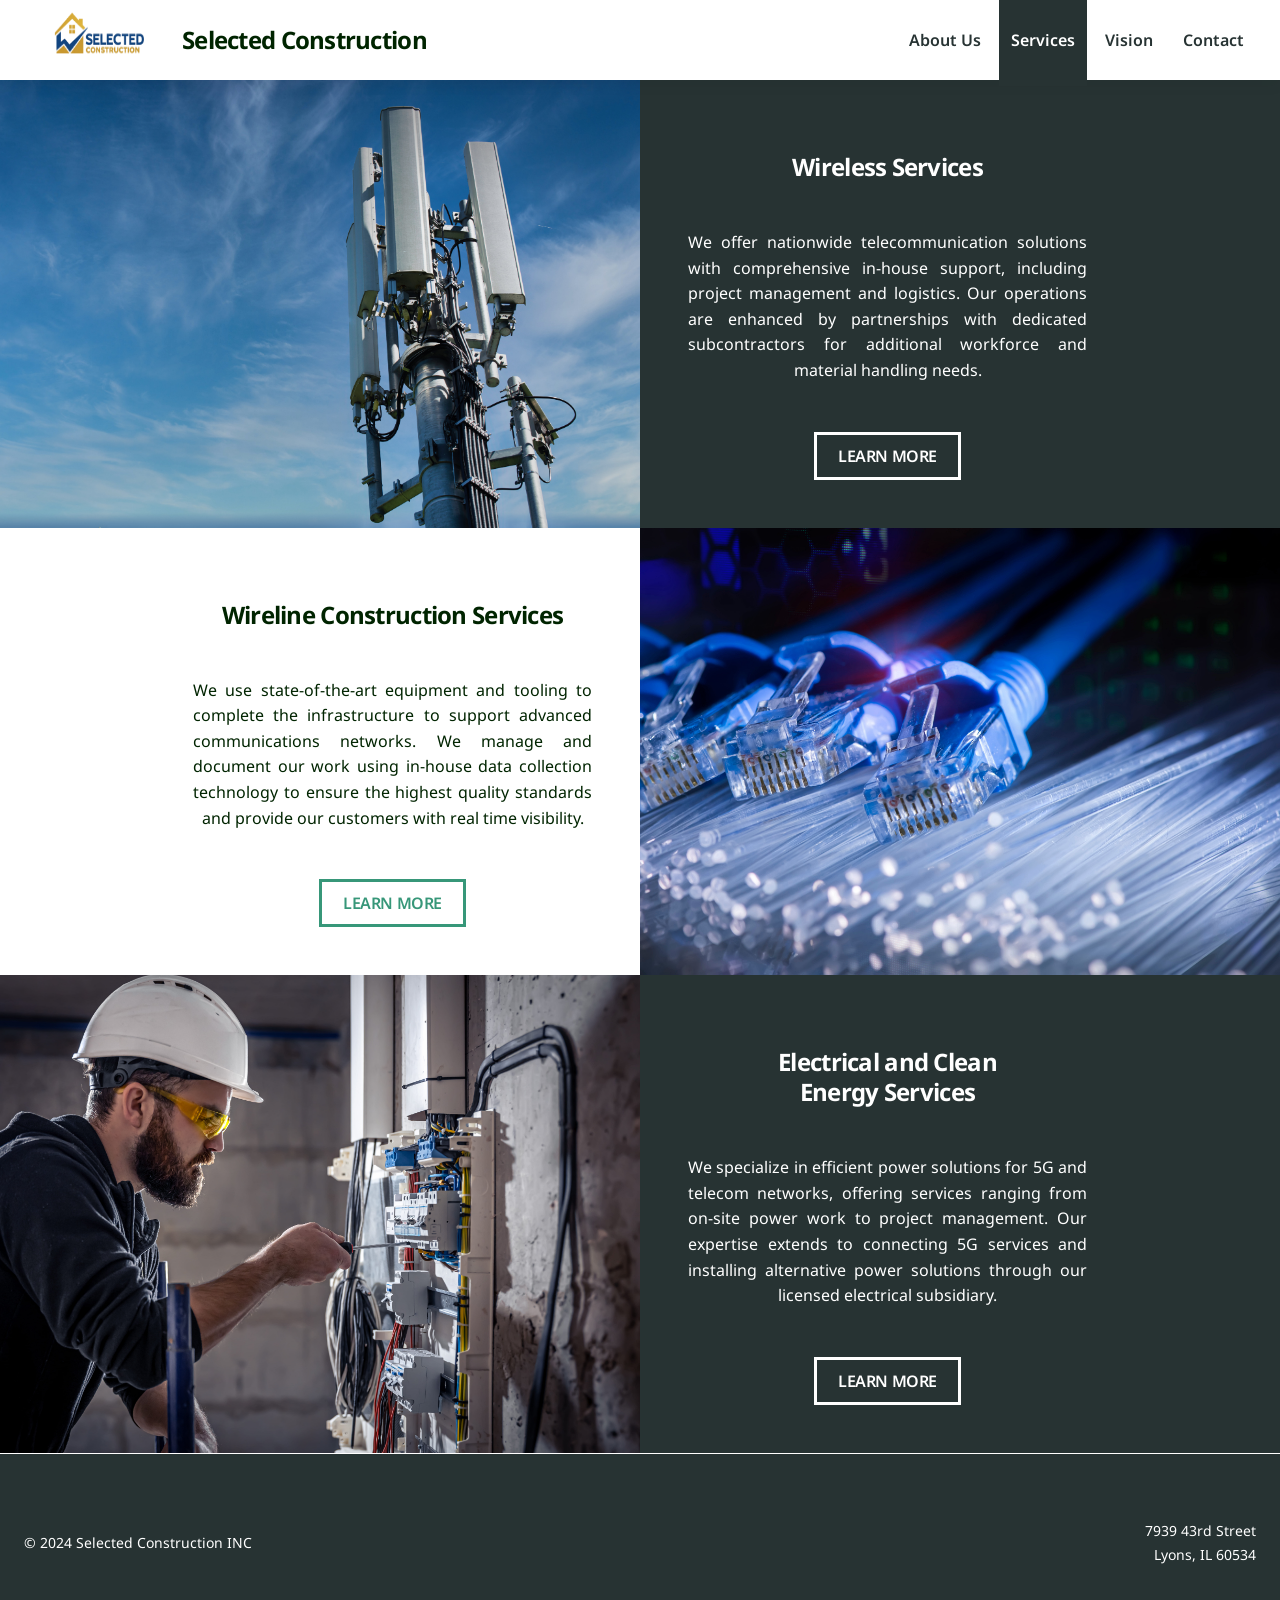
<file: services/index.html>
<!DOCTYPE html>
<html class=no-js lang=en>

<head>
    <meta charset=utf-8>
    <title>Services – Selected Construction INC</title>
    <link rel=icon href="../favicon.svg" type=image/svg+xml>
    <!-- <link rel=icon type=image/png sizes=48x48>
    <link rel=icon href="../favicon-32x32.png" type=image/png sizes=32x32>
    <link rel=icon href="../favicon-16x16.png" type=image/png sizes=16x16>
    <link rel=apple-touch-icon href="../apple-touch-icon.png" sizes=180x180>
    <link rel=manifest href="../site.webmanifest">
    <link rel=mask-icon href="../safari-pinned-tab.svg" color=#48882b> -->
    <meta content="width=device-width,initial-scale=1" name=viewport>
    <meta content=#48882b name=msapplication-TileColor>
    <meta content=#ffffff name=theme-color>
    <meta
        content="Offering comprehensive wireless and wireline construction services, power/electrical solutions for 5G and telecom, and dedicated clean energy initiatives focused on sustainability. We ensure project excellence from conception to completion with expert management and specialized partnerships."
        name=description>
    <meta content="Services – Selected Construction INC" property=og:title>
    <meta
        content="Offering comprehensive wireless and wireline construction services, power/electrical solutions for 5G and telecom, and dedicated clean energy initiatives focused on sustainability. We ensure project excellence from conception to completion with expert management and specialized partnerships."
        property=og:description>
    <meta content=en_US property=og:locale>
    <meta content=website property=og:type>
    <meta content=summary_large_image name=twitter:card>
    <meta content=https://tcconstruction-llc.com/services/ property=og:url>
    <link rel=canonical href="index.html">
    <link rel=preload href="../fonts/NotoSans-Regular.woff2" type=font/woff2 as=font crossorigin>
    <link rel=preload href="../fonts/NotoSans-Bold.woff2" type=font/woff2 as=font crossorigin>
    <link rel=preload href="../fonts/NotoSans-SemiBold.woff2" type=font/woff2 as=font crossorigin>
    <script>!function (e) { e.className = e.className.replace("no-js", "js") }(document.documentElement)</script>
    <link rel=stylesheet href="../assets/about.NeELOrry.css" />
    <script src="../assets/page.BdSLSJuK.js" type=module></script>
</head>

<body>
    <div class="c-page o-column o-column--gap-none o-column--split-last-1">
        <header class=c-page__header>
            <div class="c-page__content o-row o-row--split-last-1"><a href="../index.html"
                    class="c-page__nav-item c-page__logo">
                              <img src="../images/logo-firme-2.png" alt="Selected Construction INC" width="122" height="122">

                </a>
                <h1>Selected Construction</h1>
                <nav><input aria-controls=menu aria-haspopup=true autocomplete=off
                        class="u-hidden-visually c-page__nav-toggle" id=menu-trigger type=checkbox> <label
                        class=c-page__nav-button for=menu-trigger><span class=u-hidden-visually>Open menu</span></label>
                    <ul aria-labelledby=menu-trigger class="o-row c-page__nav o-row--gap-xs" id=menu role=menu>
                        <li class=c-page__nav-item role=presentation><a href="../about.html" role=menuitem>About Us</a>
                        </li>
                        <li class="c-page__nav-item c-page__nav-item--is-active" role=presentation><a
                                href="../services.html" role=menuitem>Services</a></li>
                        <li class=c-page__nav-item role=presentation><a href="../vision.html" role=menuitem>Vision</a>
                        </li>
                        <li class=c-page__nav-item role=presentation><a href="../contact.html" role=menuitem>Contact</a>
                        </li>
                    </ul>
                </nav>
            </div>
        </header>
        <main class=c-page__body>
            <article class=c-article>
                <section class="c-article__section c-article__section--dark">
                    <div class=c-article__section__image
                        style="background-image:url('../assets/Wireless.jpeg'),url('[data-uri]')">
                    </div>
                    <div class=c-article__section__block>
                        <div class=c-article__section__content>
                            <h2>Wireless Services</h2>
                            <p>We offer nationwide telecommunication solutions with comprehensive in-house support,
                                including project management and logistics. Our operations are enhanced by partnerships
                                with dedicated subcontractors for additional workforce and material handling needs.</p>
                            <a href="wireless.html" class="c-button c-button--light">Learn more</a>
                        </div>
                    </div>
                </section>
                <section class="c-article__section c-article__section--reverse">
                    <div class=c-article__section__image
                        style="background-image:url('../assets/Wireline.jpeg'),url('[data-uri]')">
                    </div>
                    <div class=c-article__section__block>
                        <div class=c-article__section__content>
                            <h2>Wireline Construction Services</h2>
                            <p>We use state-of-the-art equipment and tooling to complete the infrastructure to support
                                advanced communications networks. We manage and document our work using in-house data
                                collection technology to ensure the highest quality standards and provide our customers
                                with real time visibility.</p><a href="wireline.html" class=c-button>Learn more</a>
                        </div>
                    </div>
                </section>
                <section class="c-article__section c-article__section--dark">
                    <div class=c-article__section__image
                        style="background-image:url('../assets/Electrical.jpeg'),url('[data-uri]')">
                    </div>
                    <div class=c-article__section__block>
                        <div class=c-article__section__content>
                            <h2>Electrical and Clean Energy Services</h2>
                            <p>We specialize in efficient power solutions for 5G and telecom networks, offering services
                                ranging from on-site power work to project management. Our expertise extends to
                                connecting 5G services and installing alternative power solutions through our licensed
                                electrical subsidiary.</p><a href="electrical.html"
                                class="c-button c-button--light">Learn more</a>
                        </div>
                    </div>
                </section>
            </article>
        </main>
        <footer class="c-page__footer vcard">
            <div class=c-page__content>
                <div>© 2024 <a href="../index.html" class="fn org url">Selected Construction INC</a></div>
                <div class=c-address>
                    <address class=adr><span class=street-address>7939 43rd Street</span><br><span
                            class=locality>Lyons</span>, <abbr class=region title=Illinois>IL</abbr> <span
                            class=postal-code>60534</span></address>
                </div>
            </div>
        </footer>
    </div>
    <script>document.querySelectorAll(".c-lqip__image").forEach((function (e) { var s = new Image; s.src = e.style.backgroundImage.replace(/^\s*url\s*\(\s*['"](.+?)['"]\s*\)\s*$/, "$1"), s.complete && e.classList.add("is-cached"), s.onload = s.onerror = function () { e.classList.add("is-loaded") } }))</script>
</body>

</html>
</file>
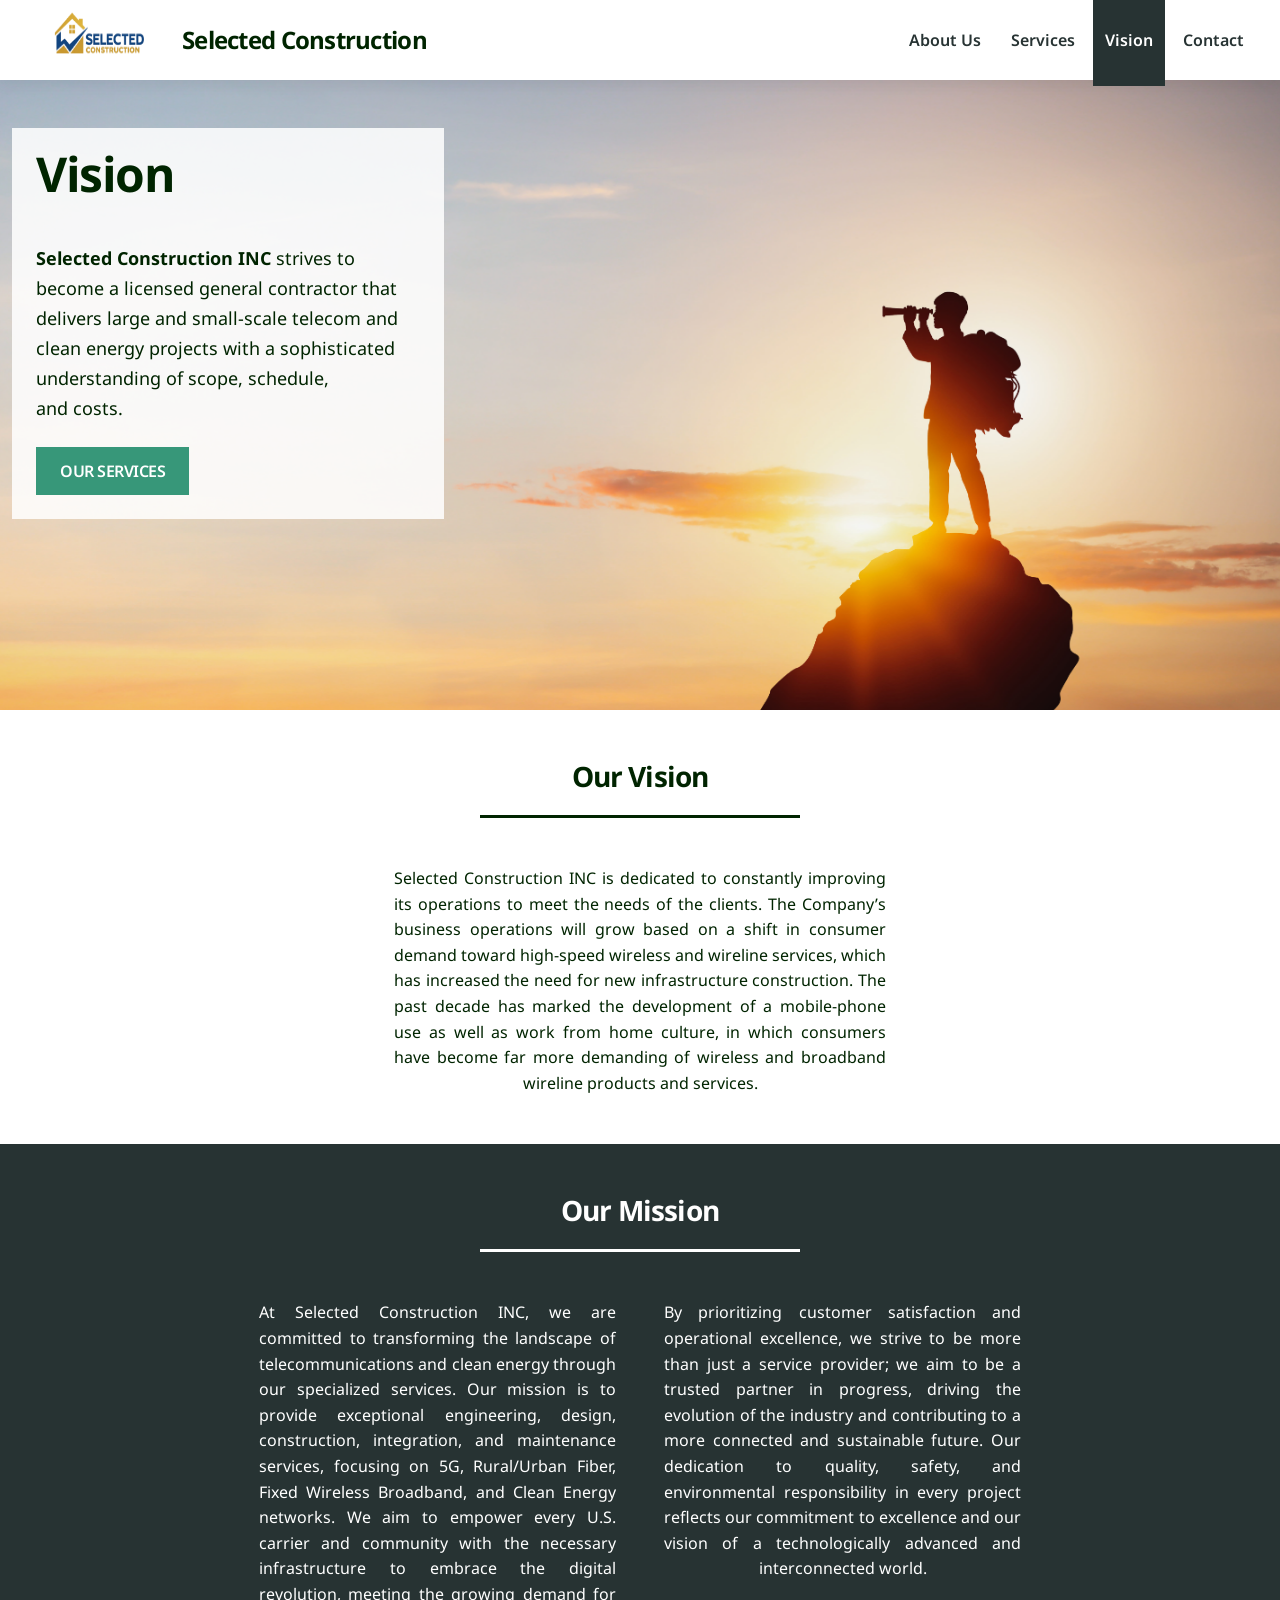
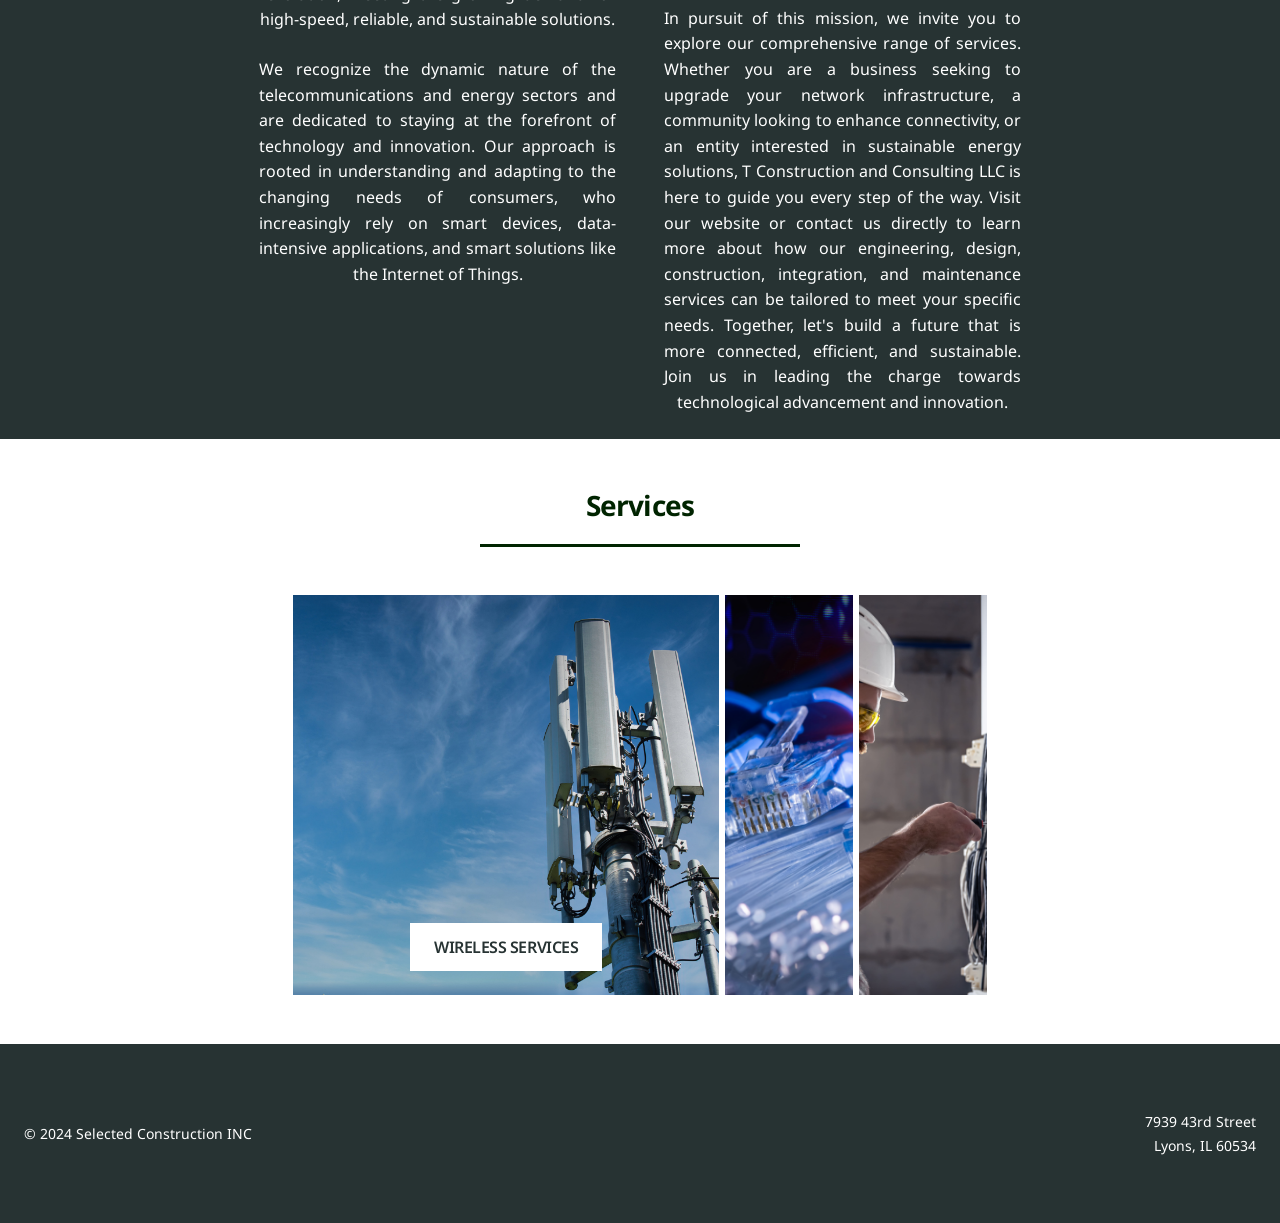
<file: vision/index.html>
<!DOCTYPE html>
<html class=no-js lang=en>

<head>
    <meta charset=utf-8>
    <title>Selected Construction INC</title>
    <link rel=icon href="../favicon.svg" type=image/svg+xml>
    <!-- <link rel=icon type=image/png sizes=48x48>
    <link rel=icon href="../favicon-32x32.png" type=image/png sizes=32x32>
    <link rel=icon href="../favicon-16x16.png" type=image/png sizes=16x16>
    <link rel=apple-touch-icon href="../apple-touch-icon.png" sizes=180x180>
    <link rel=manifest href="../site.webmanifest">
    <link rel=mask-icon href="../safari-pinned-tab.svg" color=#48882b> -->
    <meta content="width=device-width,initial-scale=1" name=viewport>
    <meta content=#48882b name=msapplication-TileColor>
    <meta content=#ffffff name=theme-color>
    <meta content="" name=description>
    <meta content="Selected Construction INC" property=og:title>
    <meta content="" property=og:description>
    <meta content=en_US property=og:locale>
    <meta content=website property=og:type>
    <meta content=summary_large_image name=twitter:card>
    <meta content=https://tcconstruction-llc.com/vision/ property=og:url>
    <link rel=canonical href="index.html">
    <link rel=preload href="../fonts/NotoSans-Regular.woff2" type=font/woff2 as=font crossorigin>
    <link rel=preload href="../fonts/NotoSans-Bold.woff2" type=font/woff2 as=font crossorigin>
    <link rel=preload href="../fonts/NotoSans-SemiBold.woff2" type=font/woff2 as=font crossorigin>
    <script>!function (e) {e.className = e.className.replace("no-js", "js")}(document.documentElement)</script>
    <link rel=stylesheet href="../assets/about.NeELOrry.css" />
    <script src="../assets/page.BdSLSJuK.js" type=module></script>
</head>

<body>
    <div class="c-page o-column o-column--gap-none o-column--split-last-1">
        <header class=c-page__header>
            <div class="c-page__content o-row o-row--split-last-1"><a href="../index.html"
                    class="c-page__nav-item c-page__logo">
                              <img src="../images/logo-firme-2.png" alt="Selected Construction INC" width="122" height="122">
                </a>
                <h1>Selected Construction</h1>
                <nav><input aria-controls=menu aria-haspopup=true autocomplete=off
                        class="u-hidden-visually c-page__nav-toggle" id=menu-trigger type=checkbox> <label
                        class=c-page__nav-button for=menu-trigger><span class=u-hidden-visually>Open menu</span></label>
                    <ul class="o-row c-page__nav o-row--gap-xs" aria-labelledby=menu-trigger id=menu role=menu>
                        <li class=c-page__nav-item role=presentation><a href="../about.html" role=menuitem>About Us</a>
                        </li>
                        <li class=c-page__nav-item role=presentation><a href="../services.html"
                                role=menuitem>Services</a></li>
                        <li class="c-page__nav-item c-page__nav-item--is-active" role=presentation><a
                                href="../vision.html" role=menuitem>Vision</a></li>
                        <li class=c-page__nav-item role=presentation><a href="../contact.html" role=menuitem>Contact</a>
                        </li>
                    </ul>
                </nav>
            </div>
        </header>
        <main class=c-page__body>
            <div class=c-hero>
                <div class=c-lqip>
                    <div class=c-lqip__placeholder
                        style="background-image:url('[data-uri]')">
                    </div>
                    <div class="c-hero__image c-lqip__image" style="background-image:url('../assets/Vision.jpeg')">
                    </div>
                </div>
                <div class=c-page__content>
                    <div class=c-hero__content>
                        <div class=c-hero__content__bg></div>
                        <div class=c-hero__content__inner>
                            <h1>Vision</h1>
                            <p><strong>Selected Construction INC</strong> strives to become a licensed general
                                contractor that delivers large and small-scale telecom and clean energy projects with a
                                sophisticated understanding of scope, schedule, and costs.</p><a href="../services.html"
                                class="c-button c-button--cta">Our services</a>
                        </div>
                    </div>
                </div>
            </div>
            <article class=c-article>
                <div class=c-article__content>
                    <h1>Our Vision</h1>
                    <p>Selected Construction INC is dedicated to constantly improving its operations to meet the
                        needs of the clients. The Company’s business operations will grow based on a shift in consumer
                        demand toward high-speed wireless and wireline services, which has increased the need for new
                        infrastructure construction. The past decade has marked the development of a mobile-phone use as
                        well as work from home culture, in which consumers have become far more demanding of wireless
                        and broadband wireline products and services.</p>
                </div>
            </article>
            <article class="c-article c-article--2-column c-article--dark">
                <div class=c-article__content>
                    <h1>Our Mission</h1>
                    <div class=c-article__text>
                        <p>At Selected Construction INC, we are committed to transforming the landscape of
                            telecommunications and clean energy through our specialized services. Our mission is to
                            provide exceptional engineering, design, construction, integration, and maintenance
                            services, focusing on 5G, Rural/Urban Fiber, Fixed Wireless Broadband, and Clean Energy
                            networks. We aim to empower every U.S. carrier and community with the necessary
                            infrastructure to embrace the digital revolution, meeting the growing demand for high-speed,
                            reliable, and sustainable solutions.</p>
                        <p>We recognize the dynamic nature of the telecommunications and energy sectors and are
                            dedicated to staying at the forefront of technology and innovation. Our approach is rooted
                            in understanding and adapting to the changing needs of consumers, who increasingly rely on
                            smart devices, data-intensive applications, and smart solutions like the Internet of Things.
                        </p>
                        <p>By prioritizing customer satisfaction and operational excellence, we strive to be more than
                            just a service provider; we aim to be a trusted partner in progress, driving the evolution
                            of the industry and contributing to a more connected and sustainable future. Our dedication
                            to quality, safety, and environmental responsibility in every project reflects our
                            commitment to excellence and our vision of a technologically advanced and interconnected
                            world.</p>
                        <p>In pursuit of this mission, we invite you to explore our comprehensive range of services.
                            Whether you are a business seeking to upgrade your network infrastructure, a community
                            looking to enhance connectivity, or an entity interested in sustainable energy solutions, T
                            Construction and Consulting LLC is here to guide you every step of the way. Visit our
                            website or contact us directly to learn more about how our engineering, design,
                            construction, integration, and maintenance services can be tailored to meet your specific
                            needs. Together, let's build a future that is more connected, efficient, and sustainable.
                            Join us in leading the charge towards technological advancement and innovation.</p>
                    </div>
                </div>
            </article>
            <article class=c-article>
                <div class=c-article__content>
                    <h1>Services</h1>
                </div>
                <div class="c-article__content c-article__content--large">
                    <ul class=c-carousel>
                        <li class=c-carousel__item tabindex=0><span class=c-carousel__item__image
                                style="background-image:url('../assets/Wireless.jpeg'),url('[data-uri]')"></span>
                            <a href="../services/wireless.html" class="c-button c-button--light-solid">Wireless
                                Services</a></li>
                        <li class=c-carousel__item tabindex=0><span class=c-carousel__item__image
                                style="background-image:url('../assets/Wireline.jpeg'),url('[data-uri]')"></span>
                            <a href="../services/wireline.html" class="c-button c-button--light-solid">Wireline
                                Construction Services</a></li>
                        <li class=c-carousel__item tabindex=0><span class=c-carousel__item__image
                                style="background-image:url('../assets/Electrical.jpeg'),url('[data-uri]')"></span>
                            <a href="../services/electrical.html" class="c-button c-button--light-solid">Electrical and
                                Clean Energy Services</a></li>
                    </ul>
                </div>
                <script>document.querySelectorAll(".c-carousel").forEach((function (e) {var t; e.querySelectorAll(".c-carousel__item").forEach((function (e) {var n = e.querySelector(".c-button"); e.addEventListener("focus", (() => {e.addEventListener("transitionend", (() => {n.style.pointerEvents = "none", clearTimeout(t), t = setTimeout((() => {n.style.pointerEvents = "all"}), 300)}), {once: !0})})), e.addEventListener("blur", (() => {n.style.pointerEvents = "none"}))}))}))</script>
            </article>
        </main>
        <footer class="c-page__footer vcard">
            <div class=c-page__content>
                <div>© 2024 <a href="../index.html" class="fn org url">Selected Construction INC</a></div>
                <div class=c-address>
                    <address class=adr><span class=street-address>7939 43rd Street</span><br><span
                            class=locality>Lyons</span>, <abbr class=region title=Illinois>IL</abbr> <span
                            class=postal-code>60534</span></address>
                </div>
            </div>
        </footer>
    </div>
    <script>document.querySelectorAll(".c-lqip__image").forEach((function (e) {var s = new Image; s.src = e.style.backgroundImage.replace(/^\s*url\s*\(\s*['"](.+?)['"]\s*\)\s*$/, "$1"), s.complete && e.classList.add("is-cached"), s.onload = s.onerror = function () {e.classList.add("is-loaded")}}))</script>
</body>

</html>
</file>
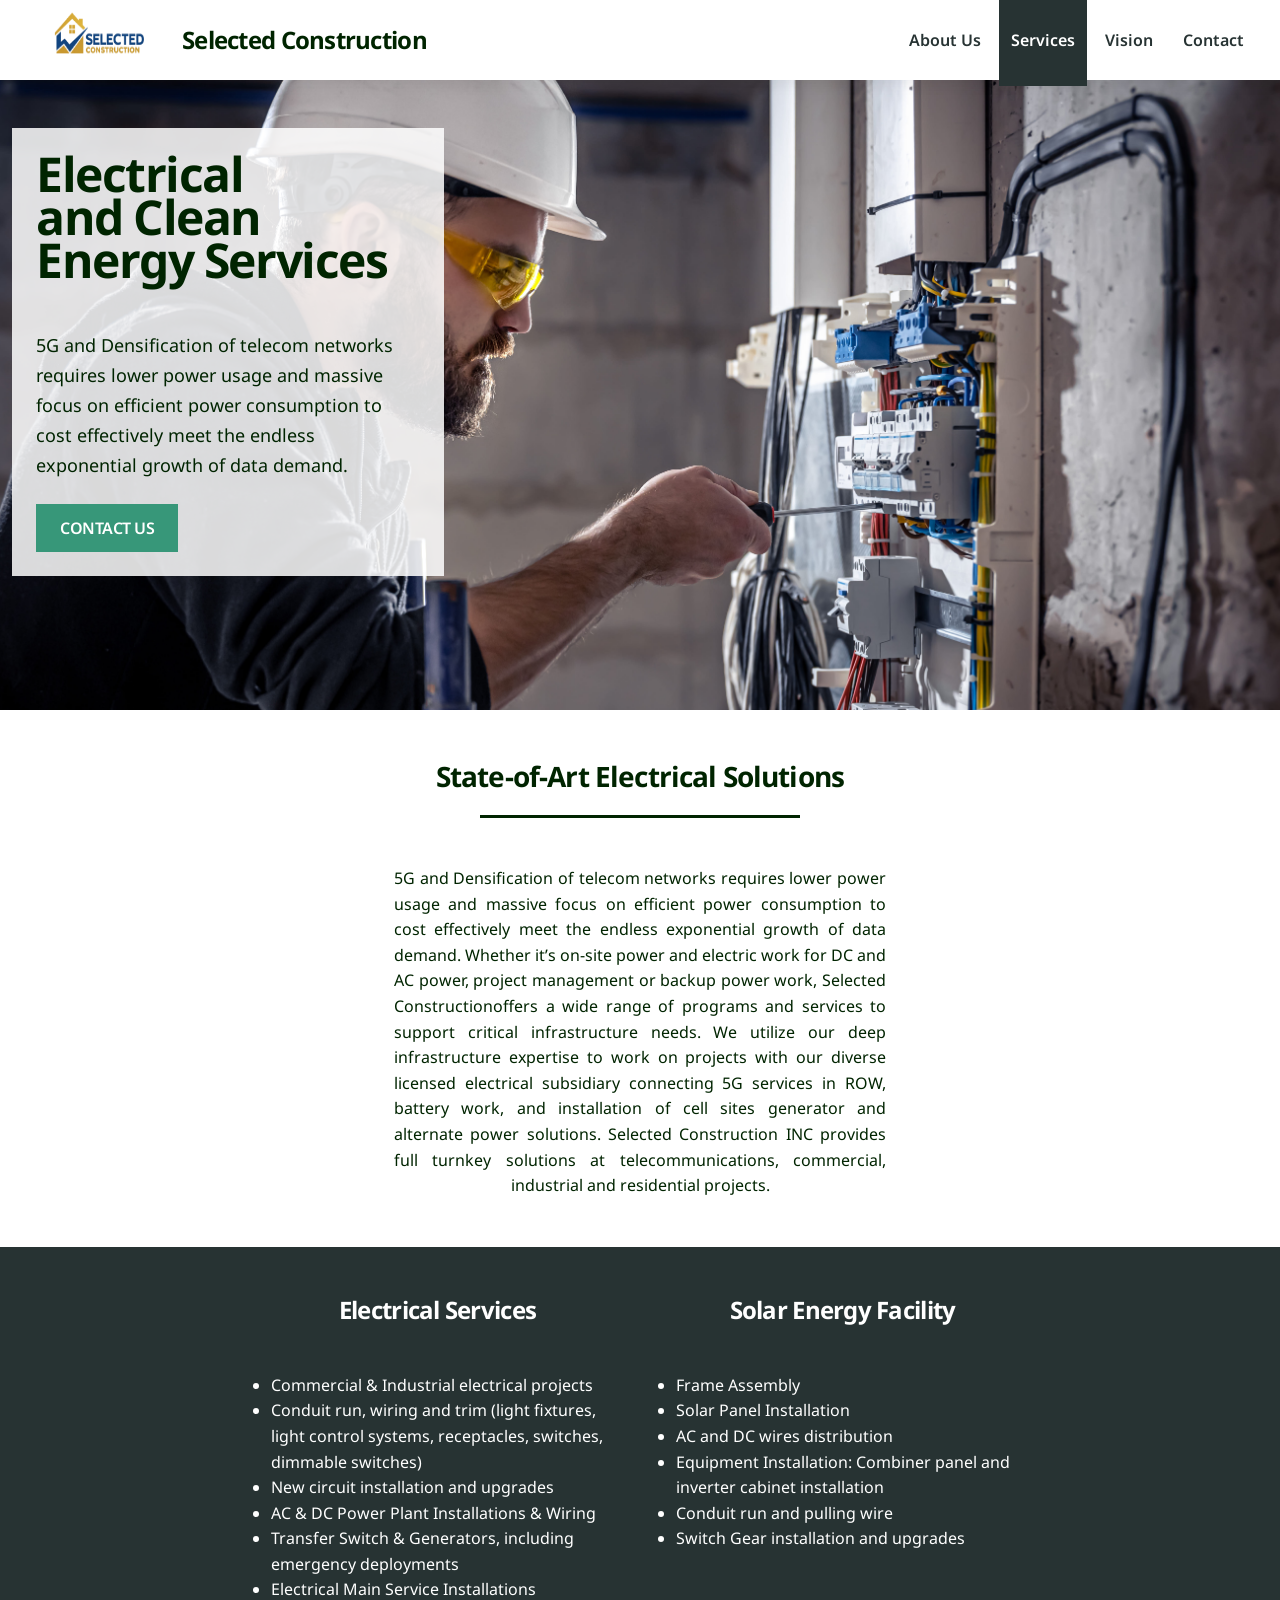
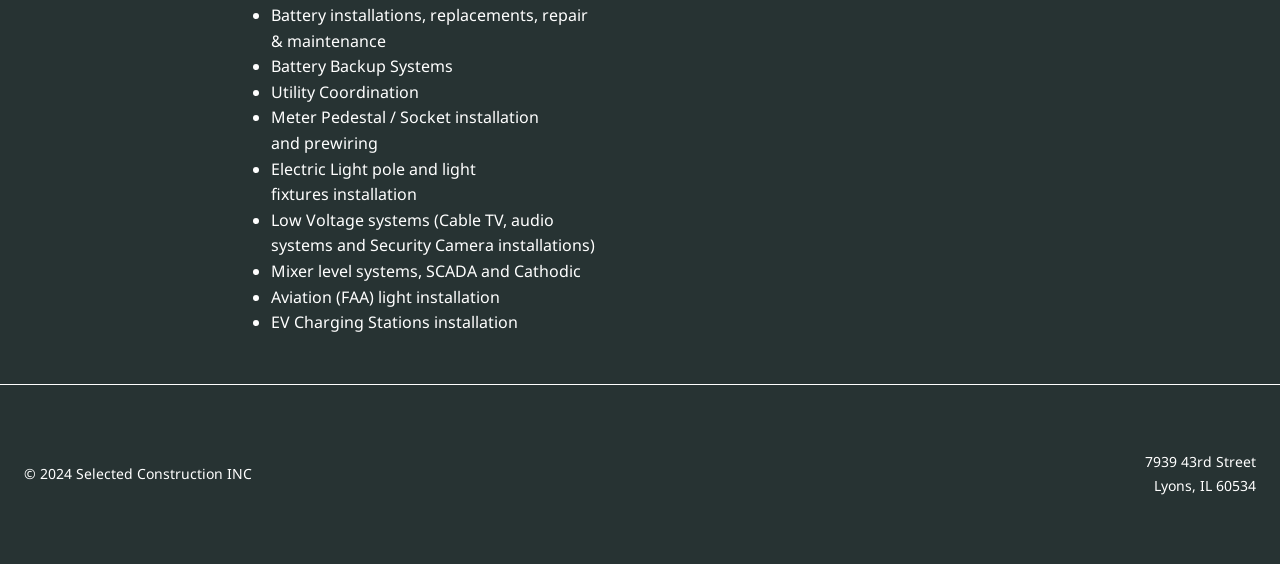
<file: services/electrical/index.html>
<!DOCTYPE html>
<html class=no-js lang=en>

<head>
    <meta charset=utf-8>
    <title>Selected Construction INC</title>
    <link rel=icon href="../../favicon.svg" type=image/svg+xml>
    <!-- <link rel=icon type=image/png sizes=48x48>
    <link rel=icon href="../../favicon-32x32.png" type=image/png sizes=32x32>
    <link rel=icon href="../../favicon-16x16.png" type=image/png sizes=16x16>
    <link rel=apple-touch-icon href="../../apple-touch-icon.png" sizes=180x180>
    <link rel=manifest href="../../site.webmanifest">
    <link rel=mask-icon href="../../safari-pinned-tab.svg" color=#48882b> -->
    <meta content="width=device-width,initial-scale=1" name=viewport>
    <meta content=#48882b name=msapplication-TileColor>
    <meta content=#ffffff name=theme-color>
    <meta content="" name=description>
    <meta content="Selected Construction INC" property=og:title>
    <meta content="" property=og:description>
    <meta content=en_US property=og:locale>
    <meta content=website property=og:type>
    <meta content=summary_large_image name=twitter:card>
    <meta content=https://tcconstruction-llc.com/services/electrical/ property=og:url>
    <link rel=canonical href="index.html">
    <link rel=preload href="../../fonts/NotoSans-Regular.woff2" type=font/woff2 as=font crossorigin>
    <link rel=preload href="../../fonts/NotoSans-Bold.woff2" type=font/woff2 as=font crossorigin>
    <link rel=preload href="../../fonts/NotoSans-SemiBold.woff2" type=font/woff2 as=font crossorigin>
    <script>!function (e) {e.className = e.className.replace("no-js", "js")}(document.documentElement)</script>
    <link rel=stylesheet href="../../assets/about.NeELOrry.css" />
    <script src="../../assets/page.BdSLSJuK.js" type=module></script>
</head>

<body>
    <div class="c-page o-column o-column--gap-none o-column--split-last-1">
        <header class=c-page__header>
            <div class="c-page__content o-row o-row--split-last-1"><a href="../../index.html"
                    class="c-page__nav-item c-page__logo">
                              <img src="../../images/logo-firme-2.png" alt="Selected Construction INC" width="122" height="122">

                </a>
                <h1>Selected Construction</h1>
                <nav><input aria-controls=menu aria-haspopup=true autocomplete=off
                        class="u-hidden-visually c-page__nav-toggle" id=menu-trigger type=checkbox> <label
                        class=c-page__nav-button for=menu-trigger><span class=u-hidden-visually>Open menu</span></label>
                    <ul aria-labelledby=menu-trigger class="o-row c-page__nav o-row--gap-xs" id=menu role=menu>
                        <li class=c-page__nav-item role=presentation><a href="../../about.html" role=menuitem>About
                                Us</a></li>
                        <li class="c-page__nav-item c-page__nav-item--is-active" role=presentation><a
                                href="../../services.html" role=menuitem>Services</a></li>
                        <li class=c-page__nav-item role=presentation><a href="../../vision.html"
                                role=menuitem>Vision</a></li>
                        <li class=c-page__nav-item role=presentation><a href="../../contact.html"
                                role=menuitem>Contact</a></li>
                    </ul>
                </nav>
            </div>
        </header>
        <main class=c-page__body>
            <div class=c-hero>
                <div class=c-lqip>
                    <div class=c-lqip__placeholder
                        style="background-image:url('[data-uri]')">
                    </div>
                    <div class="c-hero__image c-lqip__image"
                        style="background-image:url('../../assets/Electrical.jpeg')"></div>
                </div>
                <div class=c-page__content>
                    <div class=c-hero__content>
                        <div class=c-hero__content__bg></div>
                        <div class=c-hero__content__inner>
                            <h1>Electrical and Clean Energy Services</h1>
                            <p>5G and Densification of telecom networks requires lower power usage and massive focus on
                                efficient power consumption to cost effectively meet the endless exponential growth of
                                data demand.</p><a href="../../contact.html" class="c-button c-button--cta">Contact
                                us</a>
                        </div>
                    </div>
                </div>
            </div>
            <article class=c-article>
                <div class=c-article__content>
                    <h1>State-of-Art Electrical Solutions</h1>
                    <p>5G and Densification of telecom networks requires lower power usage and massive focus on
                        efficient power consumption to cost effectively meet the endless exponential growth of data
                        demand. Whether it’s on-site power and electric work for DC and AC power, project management or
                        backup power work, Selected Constructionoffers a wide range of programs and services to support
                        critical infrastructure needs. We utilize our deep infrastructure expertise to work on projects
                        with our diverse licensed electrical subsidiary connecting 5G services in ROW, battery work, and
                        installation of cell sites generator and alternate power solutions. Selected Construction INC
                        provides full turnkey solutions at telecommunications, commercial, industrial and residential
                        projects.</p>
                </div>
            </article>
            <article class="c-article c-article--2-column c-article--dark">
                <div class=c-article__content>
                    <div class=c-article__text>
                        <section>
                            <h2>Electrical Services</h2>
                            <ul>
                                <li>Commercial & Industrial electrical projects</li>
                                <li>Conduit run, wiring and trim (light fixtures, light control systems, receptacles,
                                    switches, dimmable switches)</li>
                                <li>New circuit installation and upgrades</li>
                                <li>AC & DC Power Plant Installations & Wiring</li>
                                <li>Transfer Switch & Generators, including emergency deployments</li>
                                <li>Electrical Main Service Installations</li>
                                <li>Battery installations, replacements, repair & maintenance</li>
                                <li>Battery Backup Systems</li>
                                <li>Utility Coordination</li>
                                <li>Meter Pedestal / Socket installation and prewiring</li>
                                <li>Electric Light pole and light fixtures installation</li>
                                <li>Low Voltage systems (Cable TV, audio systems and Security Camera installations)</li>
                                <li>Mixer level systems, SCADA and Cathodic</li>
                                <li>Aviation (FAA) light installation</li>
                                <li>EV Charging Stations installation</li>
                            </ul>
                        </section>
                        <section>
                            <h2>Solar Energy Facility</h2>
                            <ul>
                                <li>Frame Assembly</li>
                                <li>Solar Panel Installation</li>
                                <li>AC and DC wires distribution</li>
                                <li>Equipment Installation: Combiner panel and inverter cabinet installation</li>
                                <li>Conduit run and pulling wire</li>
                                <li>Switch Gear installation and upgrades</li>
                            </ul>
                        </section>
                    </div>
                </div>
            </article>
        </main>
        <footer class="c-page__footer vcard">
            <div class=c-page__content>
                <div>© 2024 <a href="../../index.html" class="fn org url">Selected Construction INC</a></div>
                <div class=c-address>
                    <address class=adr><span class=street-address>7939 43rd Street</span><br><span
                            class=locality>Lyons</span>, <abbr class=region title=Illinois>IL</abbr> <span
                            class=postal-code>60534</span></address>
                </div>
            </div>
        </footer>
    </div>
    <script>document.querySelectorAll(".c-lqip__image").forEach((function (e) {var s = new Image; s.src = e.style.backgroundImage.replace(/^\s*url\s*\(\s*['"](.+?)['"]\s*\)\s*$/, "$1"), s.complete && e.classList.add("is-cached"), s.onload = s.onerror = function () {e.classList.add("is-loaded")}}))</script>
</body>

</html>
</file>
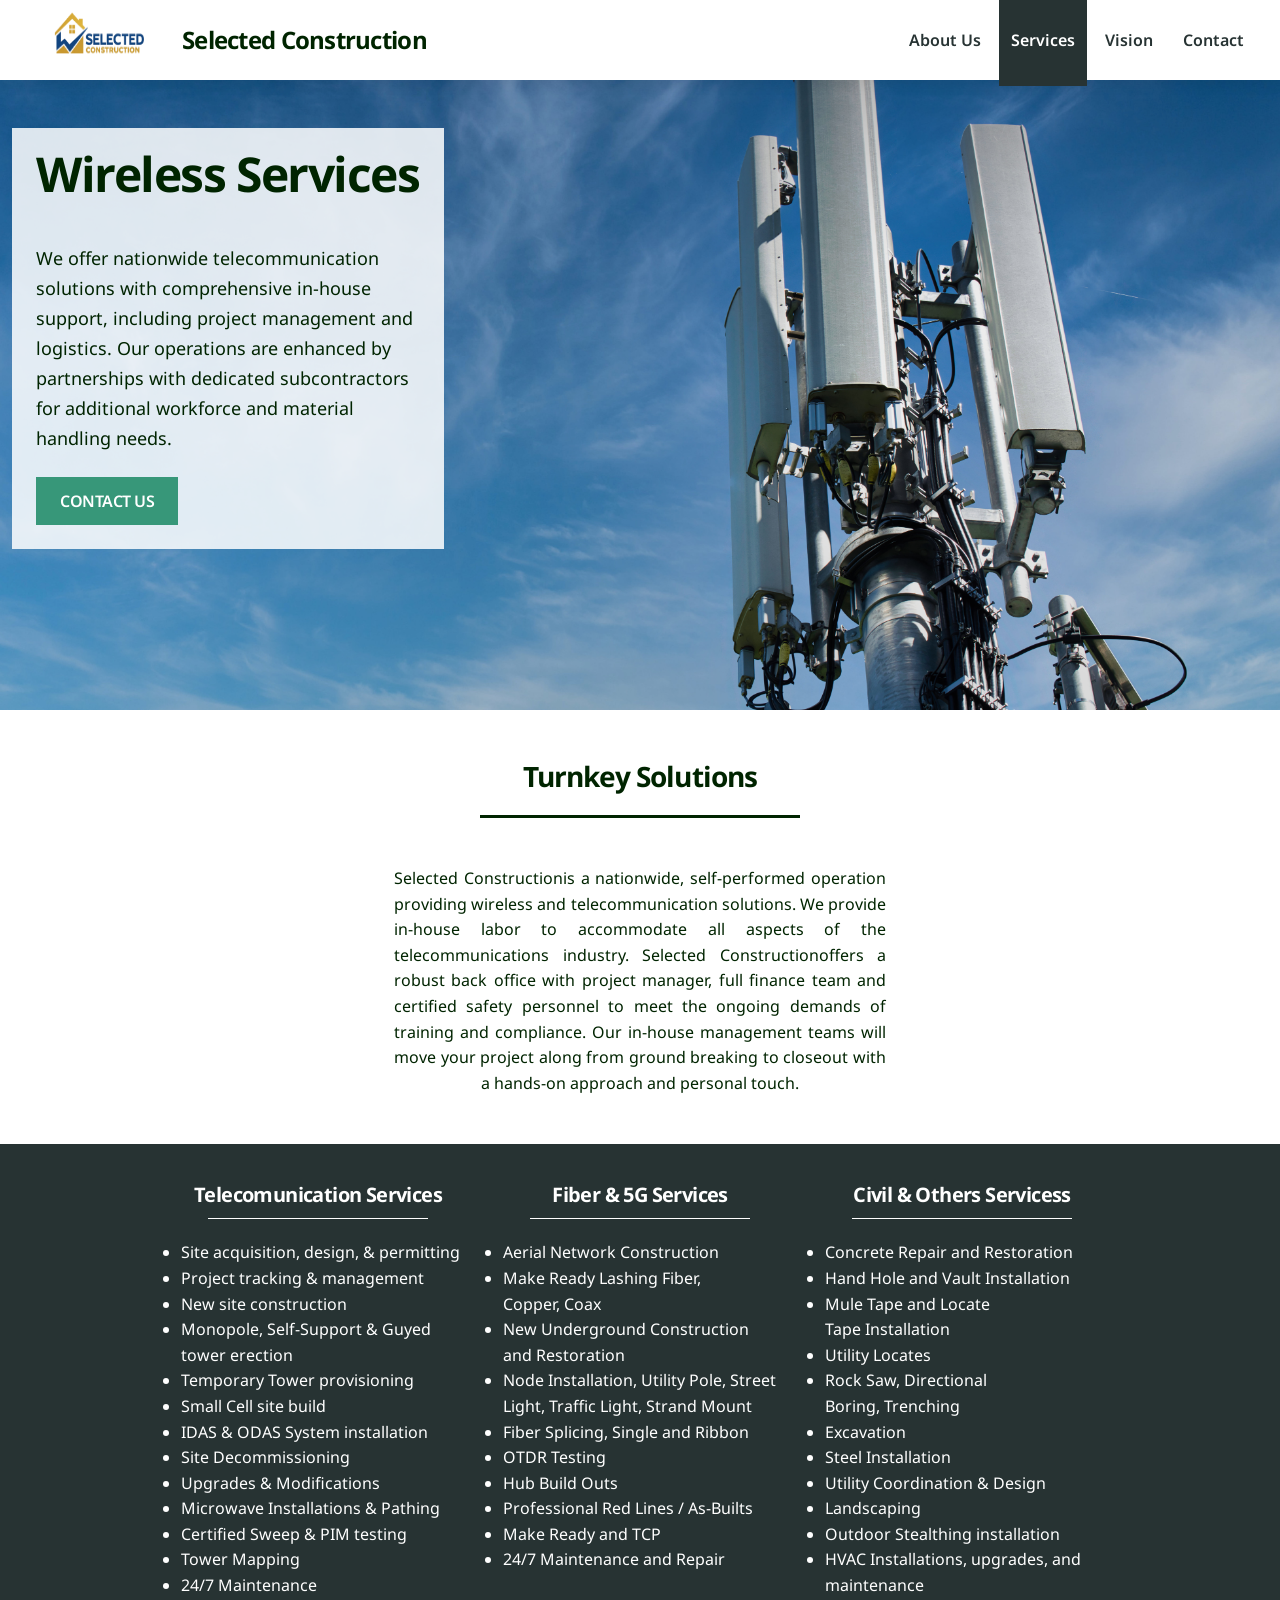
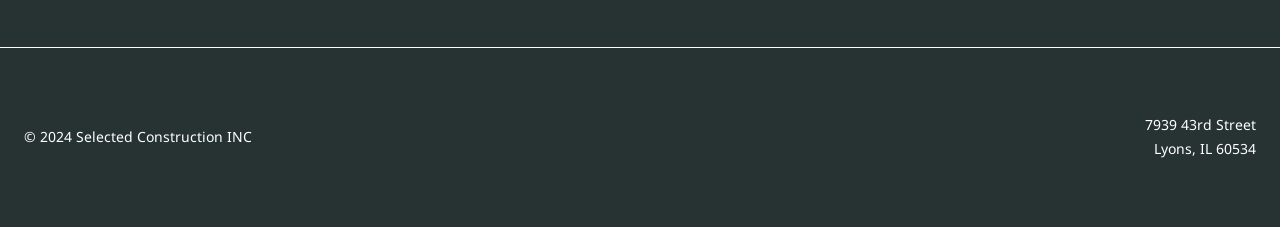
<file: services/wireless/index.html>
<!DOCTYPE html>
<html class=no-js lang=en>

<head>
    <meta charset=utf-8>
    <title>Selected Construction INC</title>
    <link rel=icon href="../../favicon.svg" type=image/svg+xml>
    <!-- <link rel=icon type=image/png sizes=48x48>
    <link rel=icon href="../../favicon-32x32.png" type=image/png sizes=32x32>
    <link rel=icon href="../../favicon-16x16.png" type=image/png sizes=16x16>
    <link rel=apple-touch-icon href="../../apple-touch-icon.png" sizes=180x180>
    <link rel=manifest href="../../site.webmanifest">
    <link rel=mask-icon href="../../safari-pinned-tab.svg" color=#48882b> -->
    <meta content="width=device-width,initial-scale=1" name=viewport>
    <meta content=#48882b name=msapplication-TileColor>
    <meta content=#ffffff name=theme-color>
    <meta content="" name=description>
    <meta content="Selected Construction INC" property=og:title>
    <meta content="" property=og:description>
    <meta content=en_US property=og:locale>
    <meta content=website property=og:type>
    <meta content=summary_large_image name=twitter:card>
    <meta content=https://tcconstruction-llc.com/services/wireless/ property=og:url>
    <link rel=canonical href="index.html">
    <link rel=preload href="../../fonts/NotoSans-Regular.woff2" type=font/woff2 as=font crossorigin>
    <link rel=preload href="../../fonts/NotoSans-Bold.woff2" type=font/woff2 as=font crossorigin>
    <link rel=preload href="../../fonts/NotoSans-SemiBold.woff2" type=font/woff2 as=font crossorigin>
    <script>!function (e) { e.className = e.className.replace("no-js", "js") }(document.documentElement)</script>
    <link rel=stylesheet href="../../assets/about.NeELOrry.css" />
    <script src="../../assets/page.BdSLSJuK.js" type=module></script>
</head>

<body>
    <div class="c-page o-column o-column--gap-none o-column--split-last-1">
        <header class=c-page__header>
            <div class="c-page__content o-row o-row--split-last-1"><a href="../../index.html"
                    class="c-page__nav-item c-page__logo">
                              <img src="../../images/logo-firme-2.png" alt="Selected Construction INC" width="122" height="122">

                </a>
                <h1>Selected Construction</h1>
                <nav><input aria-controls=menu aria-haspopup=true autocomplete=off
                        class="u-hidden-visually c-page__nav-toggle" id=menu-trigger type=checkbox> <label
                        class=c-page__nav-button for=menu-trigger><span class=u-hidden-visually>Open menu</span></label>
                    <ul aria-labelledby=menu-trigger class="o-row c-page__nav o-row--gap-xs" id=menu role=menu>
                        <li class=c-page__nav-item role=presentation><a href="../../about.html" role=menuitem>About
                                Us</a></li>
                        <li class="c-page__nav-item c-page__nav-item--is-active" role=presentation><a
                                href="../../services.html" role=menuitem>Services</a></li>
                        <li class=c-page__nav-item role=presentation><a href="../../vision.html"
                                role=menuitem>Vision</a></li>
                        <li class=c-page__nav-item role=presentation><a href="../../contact.html"
                                role=menuitem>Contact</a></li>
                    </ul>
                </nav>
            </div>
        </header>
        <main class=c-page__body>
            <div class=c-hero>
                <div class=c-lqip>
                    <div class=c-lqip__placeholder
                        style="background-image:url('[data-uri]')">
                    </div>
                    <div class="c-hero__image c-lqip__image" style="background-image:url('../../assets/Wireless.jpeg')">
                    </div>
                </div>
                <div class=c-page__content>
                    <div class=c-hero__content>
                        <div class=c-hero__content__bg></div>
                        <div class=c-hero__content__inner>
                            <h1>Wireless Services</h1>
                            <p>We offer nationwide telecommunication solutions with comprehensive in-house support,
                                including project management and logistics. Our operations are enhanced by partnerships
                                with dedicated subcontractors for additional workforce and material handling needs.</p>
                            <a href="../../contact.html" class="c-button c-button--cta">Contact us</a>
                        </div>
                    </div>
                </div>
            </div>
            <article class=c-article>
                <div class=c-article__content>
                    <h1>Turnkey Solutions</h1>
                    <p>Selected Constructionis a nationwide, self-performed operation providing wireless and
                        telecommunication solutions. We provide in-house labor to accommodate all aspects of the
                        telecommunications industry. Selected Constructionoffers a robust back office with project
                        manager, full finance team and certified safety personnel to meet the ongoing demands of
                        training and compliance. Our in-house management teams will move your project along from ground
                        breaking to closeout with a hands-on approach and personal touch.</p>
                </div>
            </article>
            <article class="c-article c-article--3-column c-article--dark">
                <div class=c-article__content>
                    <div class=c-article__text>
                        <section>
                            <h2>Telecomunication Services</h2>
                            <ul>
                                <li>Site acquisition, design, & permitting</li>
                                <li>Project tracking & management</li>
                                <li>New site construction</li>
                                <li>Monopole, Self-Support & Guyed tower erection</li>
                                <li>Temporary Tower provisioning</li>
                                <li>Small Cell site build</li>
                                <li>IDAS & ODAS System installation</li>
                                <li>Site Decommissioning</li>
                                <li>Upgrades & Modifications</li>
                                <li>Microwave Installations & Pathing</li>
                                <li>Certified Sweep & PIM testing</li>
                                <li>Tower Mapping</li>
                                <li>24/7 Maintenance</li>
                            </ul>
                        </section>
                        <section>
                            <h2>Fiber & 5G Services</h2>
                            <ul>
                                <li>Aerial Network Construction</li>
                                <li>Make Ready Lashing Fiber, Copper, Coax</li>
                                <li>New Underground Construction and Restoration</li>
                                <li>Node Installation, Utility Pole, Street Light, Traffic Light, Strand Mount</li>
                                <li>Fiber Splicing, Single and Ribbon</li>
                                <li>OTDR Testing</li>
                                <li>Hub Build Outs</li>
                                <li>Professional Red Lines / As-Builts</li>
                                <li>Make Ready and TCP</li>
                                <li>24/7 Maintenance and Repair</li>
                            </ul>
                        </section>
                        <section>
                            <h2>Civil &amp; Others Servicess</h2>
                            <ul>
                                <li>Concrete Repair and Restoration</li>
                                <li>Hand Hole and Vault Installation</li>
                                <li>Mule Tape and Locate Tape Installation</li>
                                <li>Utility Locates</li>
                                <li>Rock Saw, Directional Boring, Trenching</li>
                                <li>Excavation</li>
                                <li>Steel Installation</li>
                                <li>Utility Coordination & Design</li>
                                <li>Landscaping</li>
                                <li>Outdoor Stealthing installation</li>
                                <li>HVAC Installations, upgrades, and maintenance</li>
                            </ul>
                        </section>
                    </div>
                </div>
            </article>
        </main>
        <footer class="c-page__footer vcard">
            <div class=c-page__content>
                <div>© 2024 <a href="../../index.html" class="fn org url">Selected Construction INC</a></div>
                <div class=c-address>
                    <address class=adr><span class=street-address>7939 43rd Street</span><br><span
                            class=locality>Lyons</span>, <abbr class=region title=Illinois>IL</abbr> <span
                            class=postal-code>60534</span></address>
                </div>
            </div>
        </footer>
    </div>
    <script>document.querySelectorAll(".c-lqip__image").forEach((function (e) { var s = new Image; s.src = e.style.backgroundImage.replace(/^\s*url\s*\(\s*['"](.+?)['"]\s*\)\s*$/, "$1"), s.complete && e.classList.add("is-cached"), s.onload = s.onerror = function () { e.classList.add("is-loaded") } }))</script>
</body>

</html>
</file>
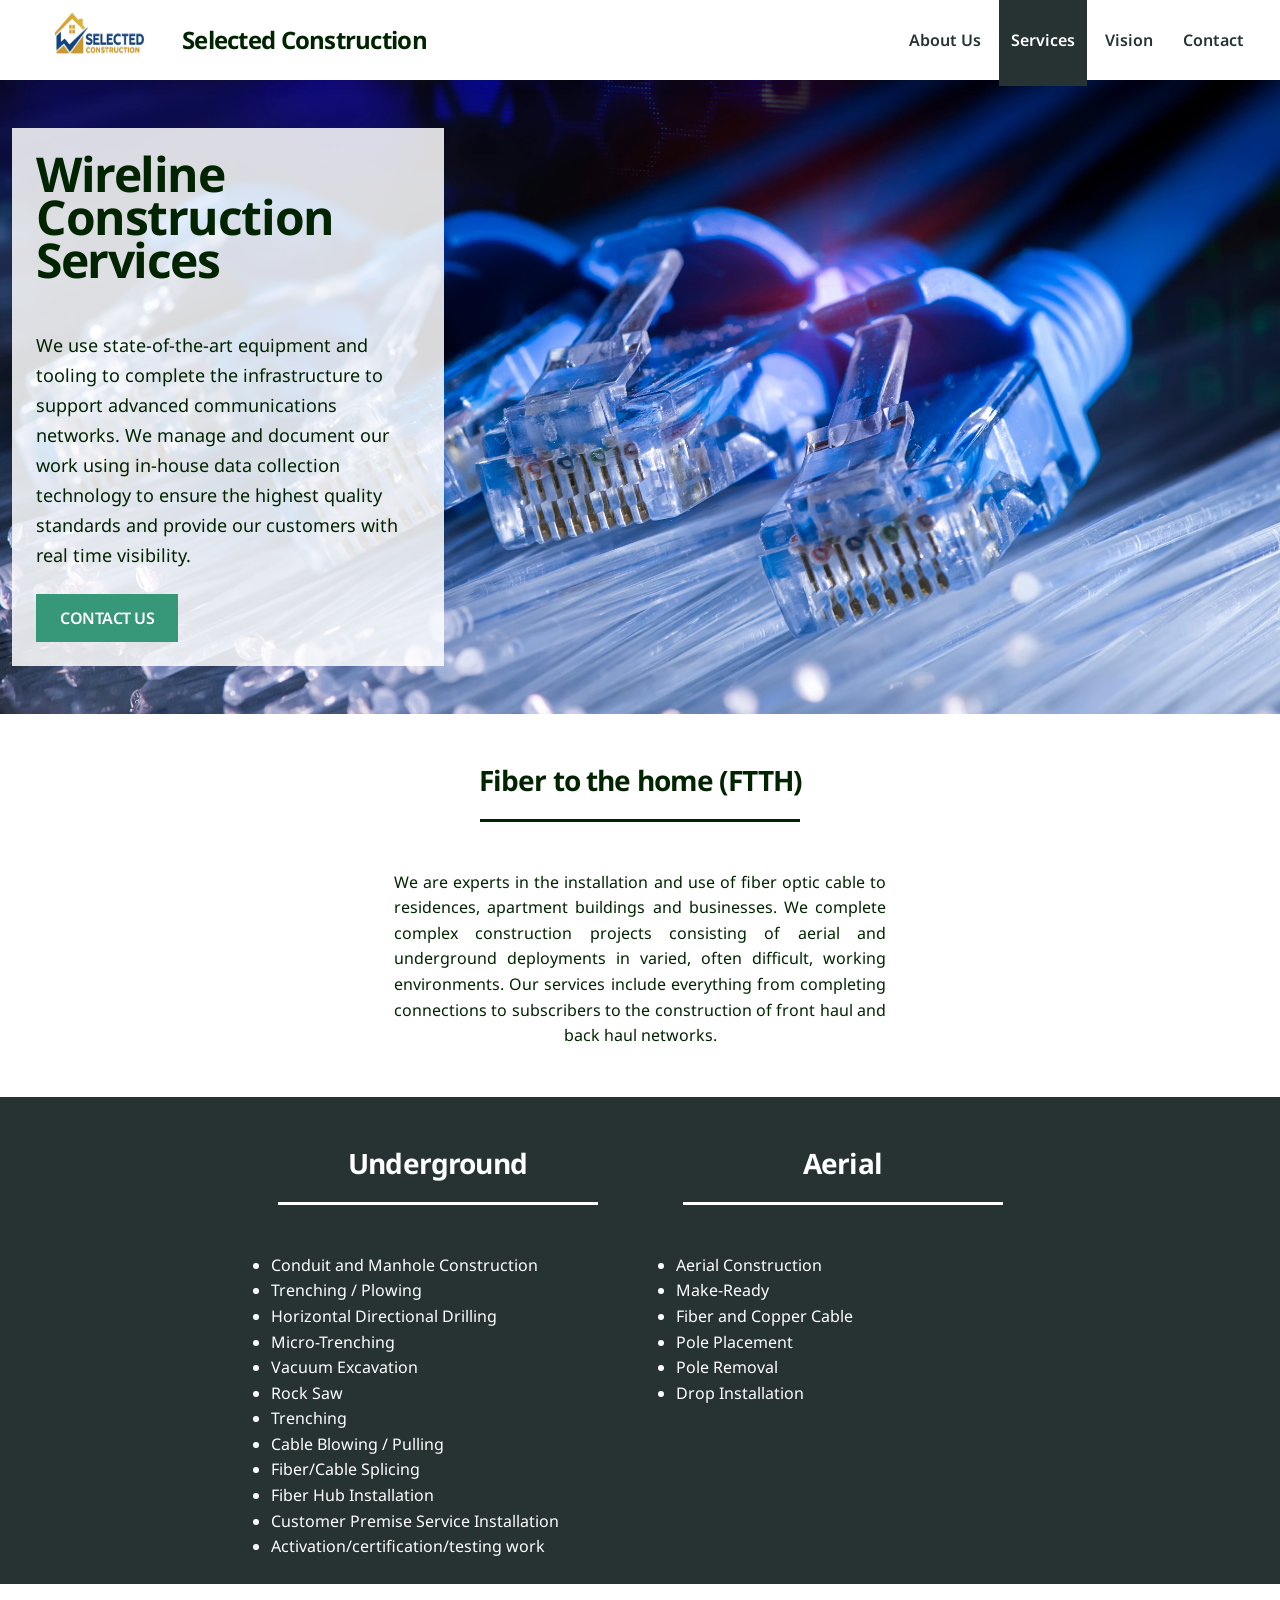
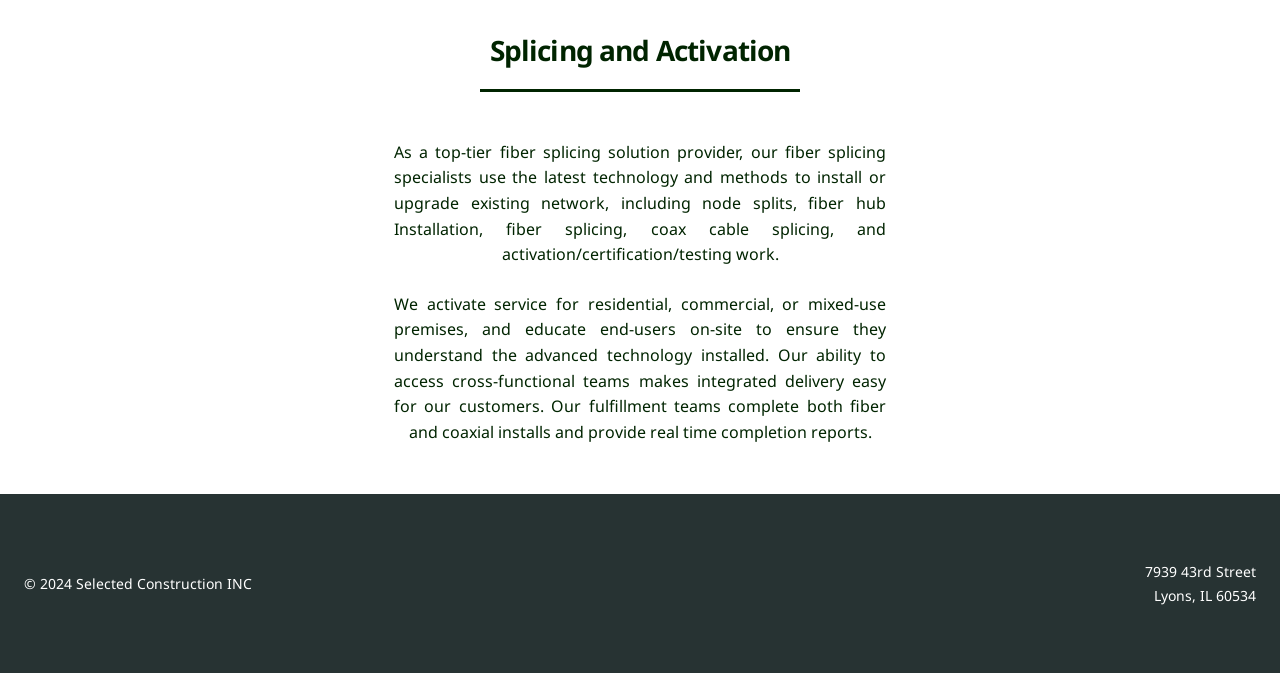
<file: services/wireline/index.html>
<!DOCTYPE html>
<html class=no-js lang=en>

<head>
    <meta charset=utf-8>
    <title>Selected Construction INC</title>
    <link rel=icon href="../../favicon.svg" type=image/svg+xml>
    <!-- <link rel=icon type=image/png sizes=48x48>
    <link rel=icon href="../../favicon-32x32.png" type=image/png sizes=32x32>
    <link rel=icon href="../../favicon-16x16.png" type=image/png sizes=16x16>
    <link rel=apple-touch-icon href="../../apple-touch-icon.png" sizes=180x180>
    <link rel=manifest href="../../site.webmanifest">
    <link rel=mask-icon href="../../safari-pinned-tab.svg" color=#48882b> -->
    <meta content="width=device-width,initial-scale=1" name=viewport>
    <meta content=#48882b name=msapplication-TileColor>
    <meta content=#ffffff name=theme-color>
    <meta content="" name=description>
    <meta content="Selected Construction INC" property=og:title>
    <meta content="" property=og:description>
    <meta content=en_US property=og:locale>
    <meta content=website property=og:type>
    <meta content=summary_large_image name=twitter:card>
    <meta content=https://tcconstruction-llc.com/services/wireline/ property=og:url>
    <link rel=canonical href="index.html">
    <link rel=preload href="../../fonts/NotoSans-Regular.woff2" type=font/woff2 as=font crossorigin>
    <link rel=preload href="../../fonts/NotoSans-Bold.woff2" type=font/woff2 as=font crossorigin>
    <link rel=preload href="../../fonts/NotoSans-SemiBold.woff2" type=font/woff2 as=font crossorigin>
    <script>!function (e) { e.className = e.className.replace("no-js", "js") }(document.documentElement)</script>
    <link rel=stylesheet href="../../assets/about.NeELOrry.css" />
    <script src="../../assets/page.BdSLSJuK.js" type=module></script>
</head>

<body>
    <div class="c-page o-column o-column--gap-none o-column--split-last-1">
        <header class=c-page__header>
            <div class="c-page__content o-row o-row--split-last-1"><a href="../../index.html"
                    class="c-page__nav-item c-page__logo">
                              <img src="../../images/logo-firme-2.png" alt="Selected Construction INC" width="122" height="122">

                </a>
                <h1>Selected Construction</h1>
                <nav><input aria-controls=menu aria-haspopup=true autocomplete=off
                        class="u-hidden-visually c-page__nav-toggle" id=menu-trigger type=checkbox> <label
                        class=c-page__nav-button for=menu-trigger><span class=u-hidden-visually>Open menu</span></label>
                    <ul aria-labelledby=menu-trigger class="o-row c-page__nav o-row--gap-xs" id=menu role=menu>
                        <li class=c-page__nav-item role=presentation><a href="../../about.html" role=menuitem>About
                                Us</a></li>
                        <li class="c-page__nav-item c-page__nav-item--is-active" role=presentation><a
                                href="../../services.html" role=menuitem>Services</a></li>
                        <li class=c-page__nav-item role=presentation><a href="../../vision.html"
                                role=menuitem>Vision</a></li>
                        <li class=c-page__nav-item role=presentation><a href="../../contact.html"
                                role=menuitem>Contact</a></li>
                    </ul>
                </nav>
            </div>
        </header>
        <main class=c-page__body>
            <div class=c-hero>
                <div class=c-lqip>
                    <div class=c-lqip__placeholder
                        style="background-image:url('[data-uri]')">
                    </div>
                    <div class="c-hero__image c-lqip__image" style="background-image:url('../../assets/Wireline.jpeg')">
                    </div>
                </div>
                <div class=c-page__content>
                    <div class=c-hero__content>
                        <div class=c-hero__content__bg></div>
                        <div class=c-hero__content__inner>
                            <h1>Wireline Construction Services</h1>
                            <p>We use state-of-the-art equipment and tooling to complete the infrastructure to support
                                advanced communications networks. We manage and document our work using in-house data
                                collection technology to ensure the highest quality standards and provide our customers
                                with real time visibility.</p><a href="../../contact.html"
                                class="c-button c-button--cta">Contact us</a>
                        </div>
                    </div>
                </div>
            </div>
            <article class=c-article>
                <div class=c-article__content>
                    <h1>Fiber to the home (FTTH)</h1>
                    <p>We are experts in the installation and use of fiber optic cable to residences, apartment
                        buildings and businesses. We complete complex construction projects consisting of aerial and
                        underground deployments in varied, often difficult, working environments. Our services include
                        everything from completing connections to subscribers to the construction of front haul and back
                        haul networks.</p>
                </div>
            </article>
            <article class="c-article c-article--2-column c-article--dark">
                <div class=c-article__content>
                    <div class=c-article__text>
                        <section>
                            <h1>Underground</h1>
                            <ul>
                                <li>Conduit and Manhole Construction</li>
                                <li>Trenching / Plowing</li>
                                <li>Horizontal Directional Drilling</li>
                                <li>Micro-Trenching</li>
                                <li>Vacuum Excavation</li>
                                <li>Rock Saw</li>
                                <li>Trenching</li>
                                <li>Cable Blowing / Pulling</li>
                                <li>Fiber/Cable Splicing</li>
                                <li>Fiber Hub Installation</li>
                                <li>Customer Premise Service Installation</li>
                                <li>Activation/certification/testing work</li>
                            </ul>
                        </section>
                        <section>
                            <h1>Aerial</h1>
                            <ul>
                                <li>Aerial Construction</li>
                                <li>Make-Ready</li>
                                <li>Fiber and Copper Cable</li>
                                <li>Pole Placement</li>
                                <li>Pole Removal</li>
                                <li>Drop Installation</li>
                            </ul>
                        </section>
                    </div>
                </div>
            </article>
            <article class=c-article>
                <div class=c-article__content>
                    <h1>Splicing and Activation</h1>
                    <p>As a top-tier fiber splicing solution provider, our fiber splicing specialists use the latest
                        technology and methods to install or upgrade existing network, including node splits, fiber hub
                        Installation, fiber splicing, coax cable splicing, and activation/certification/testing work.
                    </p>
                    <p>We activate service for residential, commercial, or mixed-use premises, and educate end-users
                        on-site to ensure they understand the advanced technology installed. Our ability to access
                        cross-functional teams makes integrated delivery easy for our customers. Our fulfillment teams
                        complete both fiber and coaxial installs and provide real time completion reports.</p>
                </div>
            </article>
        </main>
        <footer class="c-page__footer vcard">
            <div class=c-page__content>
                <div>© 2024 <a href="../../index.html" class="fn org url">Selected Construction INC</a></div>
                <div class=c-address>
                    <address class=adr><span class=street-address>7939 43rd Street</span><br><span
                            class=locality>Lyons</span>, <abbr class=region title=Illinois>IL</abbr> <span
                            class=postal-code>60534</span></address>
                </div>
            </div>
        </footer>
    </div>
    <script>document.querySelectorAll(".c-lqip__image").forEach((function (e) { var s = new Image; s.src = e.style.backgroundImage.replace(/^\s*url\s*\(\s*['"](.+?)['"]\s*\)\s*$/, "$1"), s.complete && e.classList.add("is-cached"), s.onload = s.onerror = function () { e.classList.add("is-loaded") } }))</script>
</body>

</html>
</file>
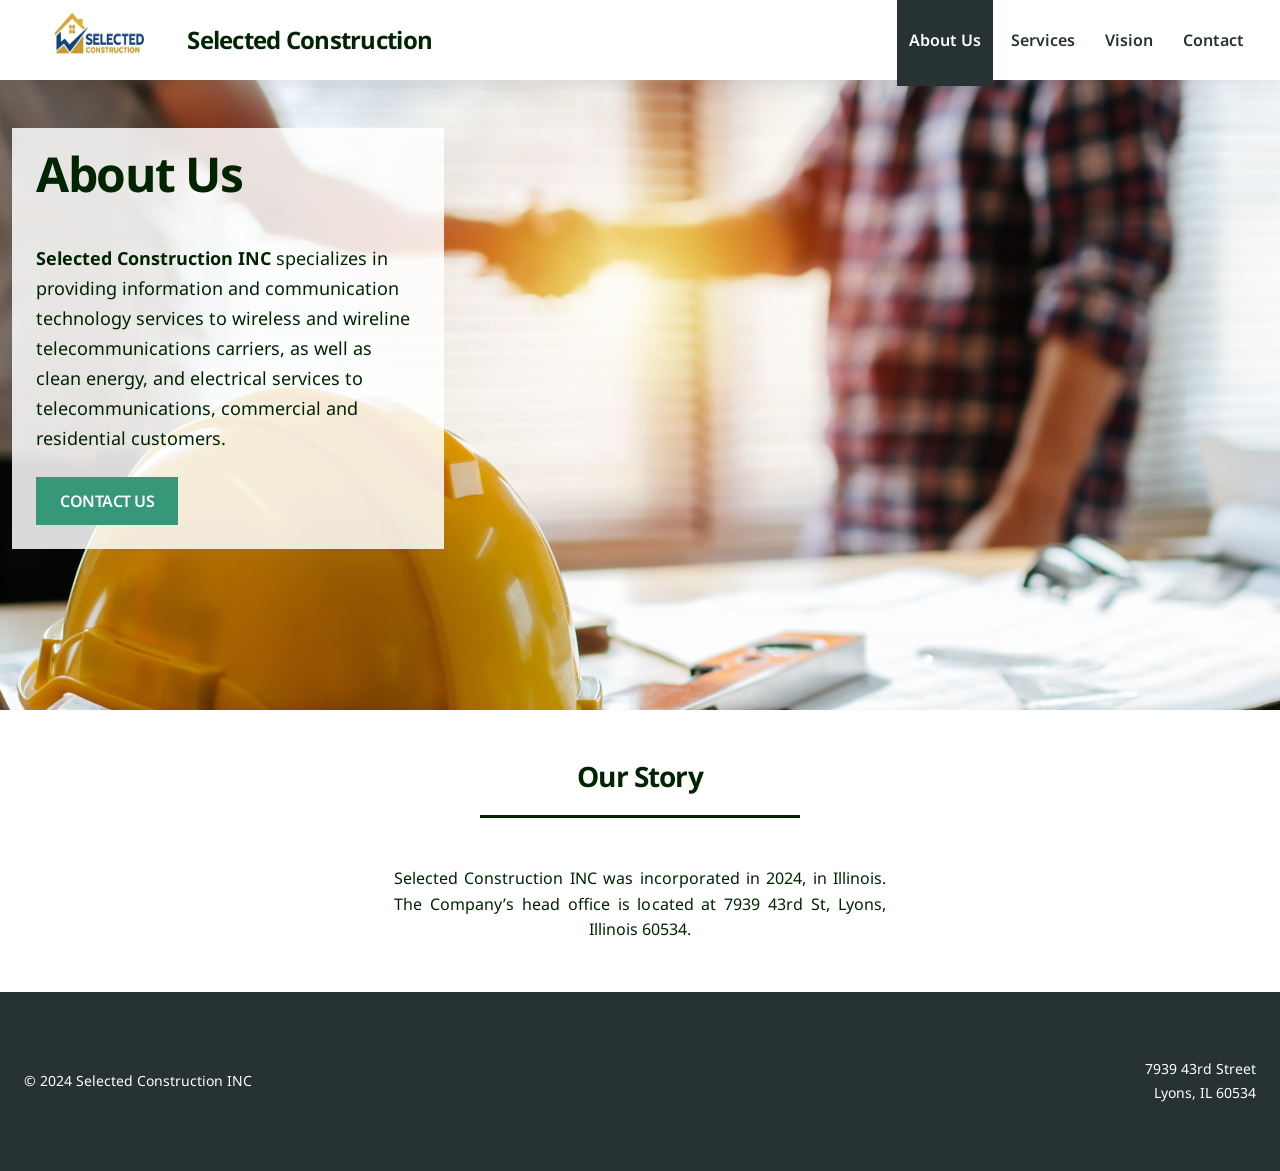
<file: about.html>
<!DOCTYPE html>
<html class=no-js lang=en>

<head>
    <meta charset=utf-8>
    <title>Selected Construction INC</title>
    <link rel=icon href="favicon.svg" type=image/svg+xml>
    <!-- <link rel=icon type=image/png sizes=48x48>
    <link rel=icon href="favicon-32x32.png" type=image/png sizes=32x32>
    <link rel=icon href="favicon-16x16.png" type=image/png sizes=16x16>
    <link rel=apple-touch-icon href="favicon.svg" sizes=180x180>
    <link rel=manifest href="site.webmanifest">
    <link rel=mask-icon href="safari-pinned-tab.svg" color=#48882b> -->
    <meta content="width=device-width,initial-scale=1" name=viewport>
    <meta content=#48882b name=msapplication-TileColor>
    <meta content=#ffffff name=theme-color>
    <meta content="" name=description>
    <meta content="Selected Construction INC" property=og:title>
    <meta content="" property=og:description>
    <meta content=en_US property=og:locale>
    <meta content=website property=og:type>
    <meta content=summary_large_image name=twitter:card>
    <meta content=https://tcconstruction-llc.com/about/ property=og:url>
    <link rel=canonical href="about/index.html">
    <link rel=preload href="fonts/NotoSans-Regular.woff2" type=font/woff2 as=font crossorigin>
    <link rel=preload href="fonts/NotoSans-Bold.woff2" type=font/woff2 as=font crossorigin>
    <link rel=preload href="fonts/NotoSans-SemiBold.woff2" type=font/woff2 as=font crossorigin>
    <script>!function (e) {e.className = e.className.replace("no-js", "js")}(document.documentElement)</script>
    <link rel=stylesheet href="assets/about.NeELOrry.css" />
    <script src="assets/page.BdSLSJuK.js" type=module></script>
</head>

<body>
    <div class="c-page o-column o-column--gap-none o-column--split-last-1">
        <header class=c-page__header>
            <div class="c-page__content o-row o-row--split-last-1">
                <a href="index.html" class="c-page__nav-item c-page__logo">
                    <img src="images/logo-firme-2.png" alt="Selected Construction INC" width="122" height="122">
                </a>
                <h1>&nbsp;Selected Construction</h1>
                <nav><input aria-controls=menu aria-haspopup=true autocomplete=off
                        class="u-hidden-visually c-page__nav-toggle" id=menu-trigger type=checkbox> <label
                        class=c-page__nav-button for=menu-trigger><span class=u-hidden-visually>Open menu</span></label>
                    <ul aria-labelledby=menu-trigger class="o-row c-page__nav o-row--gap-xs" id=menu role=menu>
                        <li class="c-page__nav-item c-page__nav-item--is-active" role=presentation><a href="about.html"
                                role=menuitem>About Us</a></li>
                        <li class=c-page__nav-item role=presentation><a href="services.html" role=menuitem>Services</a>
                        </li>
                        <li class=c-page__nav-item role=presentation><a href="vision.html" role=menuitem>Vision</a></li>
                        <li class=c-page__nav-item role=presentation><a href="contact.html" role=menuitem>Contact</a>
                        </li>
                    </ul>
                </nav>
            </div>
        </header>
        <main class=c-page__body>
            <div class=c-hero>
                <div class=c-lqip>
                    <div class=c-lqip__placeholder
                        style="background-image:url('[data-uri]')">
                    </div>
                    <div class="c-hero__image c-lqip__image" style="background-image:url('assets/AboutUs.jpeg')"></div>
                </div>
                <div class=c-page__content>
                    <div class=c-hero__content>
                        <div class=c-hero__content__bg></div>
                        <div class=c-hero__content__inner>
                            <h1>About Us</h1>
                            <p><strong>Selected Construction INC</strong> specializes in providing information and
                                communication technology services to wireless and wireline telecommunications carriers,
                                as well as clean energy, and electrical services to telecommunications, commercial and
                                residential customers.</p><a href="contact.html" class="c-button c-button--cta">Contact
                                us</a>
                        </div>
                    </div>
                </div>
            </div>
            <article class="c-article c-article--2-column">
                <div class="c-article__content c-article__content--1-column">
                    <h1>Our Story</h1>
                    <p>Selected Construction INC was incorporated in 2024, in Illinois. The Company’s head
                        office is located at 7939 43rd St, Lyons, Illinois 60534.
                    </p>
                </div>
                
            </article>
        </main>
        <footer class="c-page__footer vcard">
            <div class=c-page__content>
                <div>© 2024 <a href="index.html" class="fn org url">Selected Construction INC</a></div>
                <div class=c-address>
                    <address class=adr><span class=street-address>7939 43rd Street</span><br><span
                            class=locality>Lyons</span>, <abbr class=region title=Illinois>IL</abbr> <span
                            class=postal-code>60534</span></address>
                </div>
            </div>
        </footer>
    </div>
    <script>document.querySelectorAll(".c-lqip__image").forEach((function (e) {var s = new Image; s.src = e.style.backgroundImage.replace(/^\s*url\s*\(\s*['"](.+?)['"]\s*\)\s*$/, "$1"), s.complete && e.classList.add("is-cached"), s.onload = s.onerror = function () {e.classList.add("is-loaded")}}))</script>
</body>

</html>
</file>
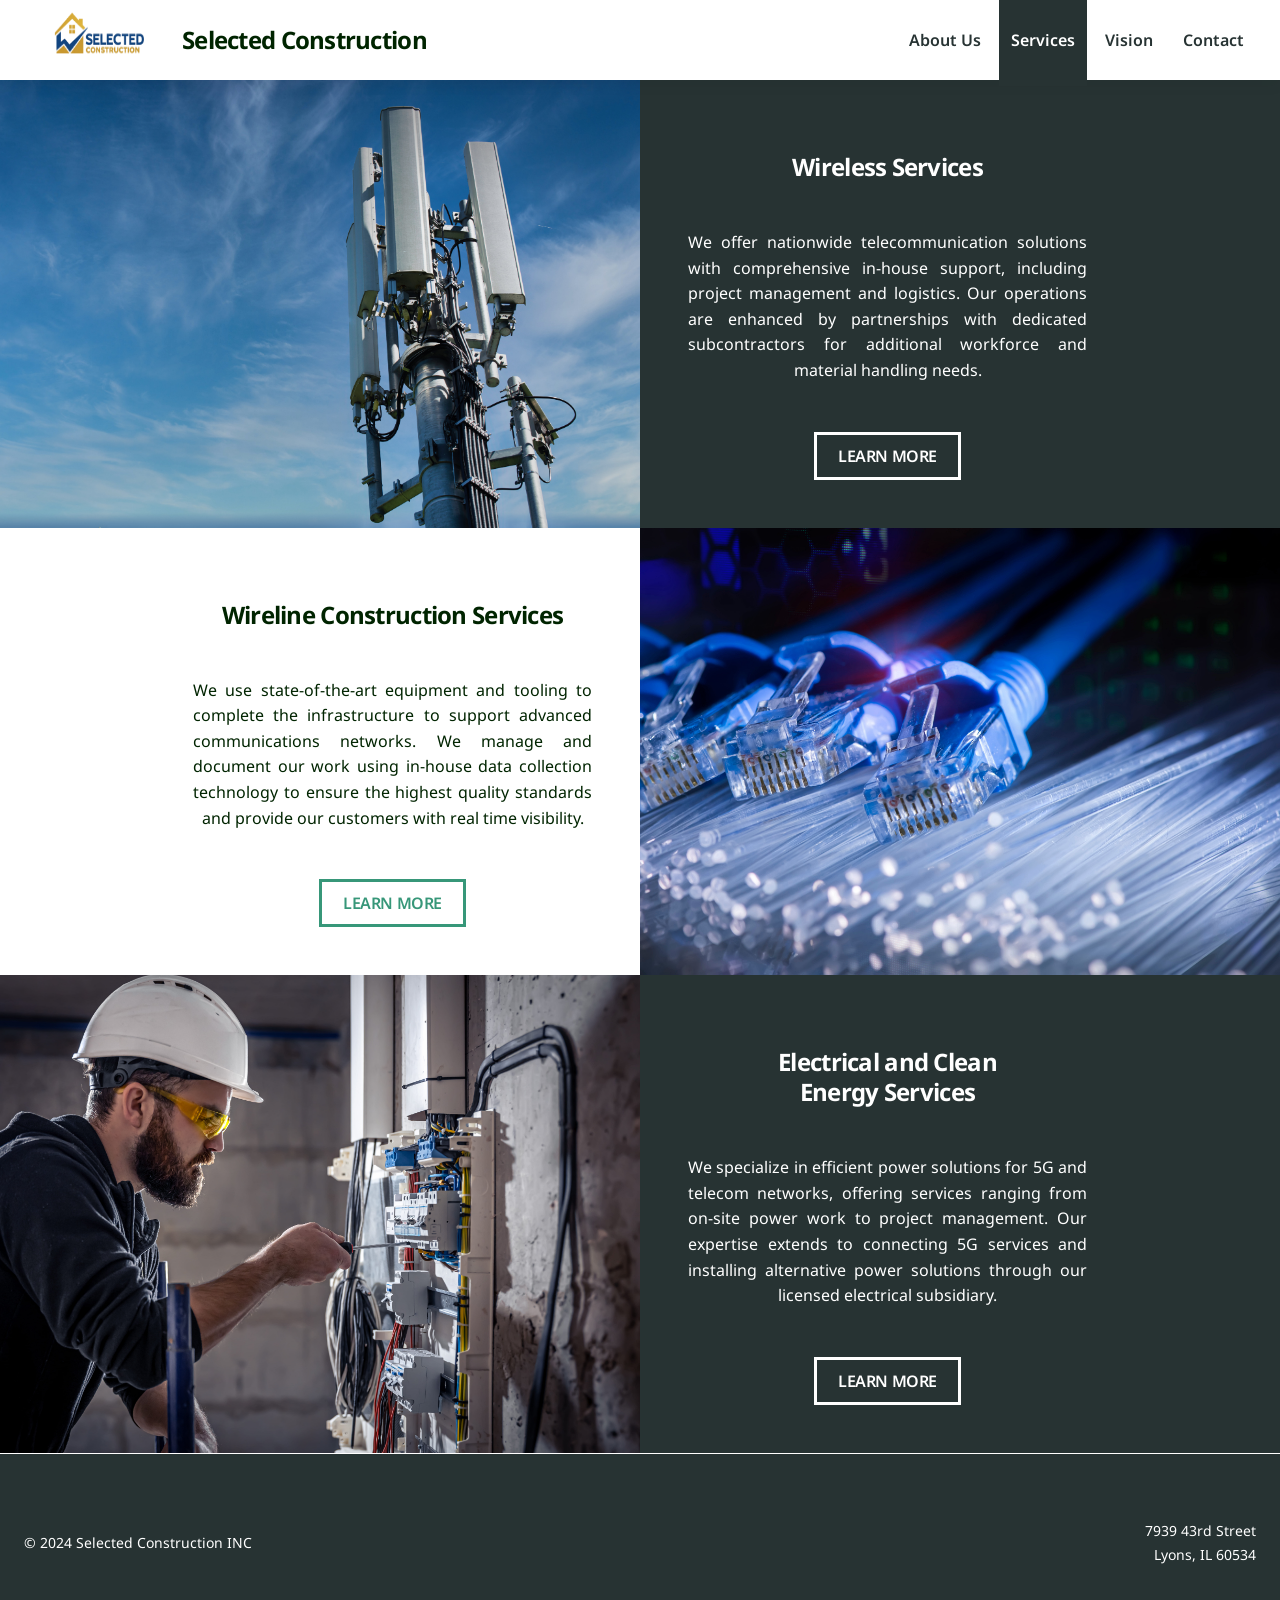
<file: services.html>
<!DOCTYPE html>
<html class=no-js lang=en>

<head>
    <meta charset=utf-8>
    <title>Services – Selected Construction INC</title>
    <link rel=icon href="favicon.svg" type=image/svg+xml>
    <!-- <link rel=icon type=image/png sizes=48x48>
    <link rel=icon href="favicon-32x32.png" type=image/png sizes=32x32>
    <link rel=icon href="favicon-16x16.png" type=image/png sizes=16x16>
    <link rel=apple-touch-icon href="favicon.svg" sizes=180x180>
    <link rel=manifest href="site.webmanifest">
    <link rel=mask-icon href="safari-pinned-tab.svg" color=#48882b> -->
    <meta content="width=device-width,initial-scale=1" name=viewport>
    <meta content=#48882b name=msapplication-TileColor>
    <meta content=#ffffff name=theme-color>
    <meta
        content="Offering comprehensive wireless and wireline construction services, power/electrical solutions for 5G and telecom, and dedicated clean energy initiatives focused on sustainability. We ensure project excellence from conception to completion with expert management and specialized partnerships."
        name=description>
    <meta content="Services – Selected Construction INC" property=og:title>
    <meta
        content="Offering comprehensive wireless and wireline construction services, power/electrical solutions for 5G and telecom, and dedicated clean energy initiatives focused on sustainability. We ensure project excellence from conception to completion with expert management and specialized partnerships."
        property=og:description>
    <meta content=en_US property=og:locale>
    <meta content=website property=og:type>
    <meta content=summary_large_image name=twitter:card>
    <meta content=https://tcconstruction-llc.com/services/ property=og:url>
    <link rel=canonical href="services/index.html">
    <link rel=preload href="fonts/NotoSans-Regular.woff2" type=font/woff2 as=font crossorigin>
    <link rel=preload href="fonts/NotoSans-Bold.woff2" type=font/woff2 as=font crossorigin>
    <link rel=preload href="fonts/NotoSans-SemiBold.woff2" type=font/woff2 as=font crossorigin>
    <script>!function (e) {e.className = e.className.replace("no-js", "js")}(document.documentElement)</script>
    <link rel=stylesheet href="assets/about.NeELOrry.css" />
    <script src="assets/page.BdSLSJuK.js" type=module></script>
</head>

<body>
    <div class="c-page o-column o-column--gap-none o-column--split-last-1">
        <header class=c-page__header>
            <div class="c-page__content o-row o-row--split-last-1"><a href="index.html"
                    class="c-page__nav-item c-page__logo">
                      <img src="images/logo-firme-2.png" alt="Selected Construction INC" width="122" height="122">
                </a>
                <h1>Selected Construction</h1>
                <nav><input aria-controls=menu aria-haspopup=true autocomplete=off
                        class="u-hidden-visually c-page__nav-toggle" id=menu-trigger type=checkbox> <label
                        class=c-page__nav-button for=menu-trigger><span class=u-hidden-visually>Open menu</span></label>
                    <ul aria-labelledby=menu-trigger class="o-row c-page__nav o-row--gap-xs" id=menu role=menu>
                        <li class=c-page__nav-item role=presentation><a href="about.html" role=menuitem>About Us</a>
                        </li>
                        <li class="c-page__nav-item c-page__nav-item--is-active" role=presentation><a
                                href="services.html" role=menuitem>Services</a></li>
                        <li class=c-page__nav-item role=presentation><a href="vision.html" role=menuitem>Vision</a></li>
                        <li class=c-page__nav-item role=presentation><a href="contact.html" role=menuitem>Contact</a>
                        </li>
                    </ul>
                </nav>
            </div>
        </header>
        <main class=c-page__body>
            <article class=c-article>
                <section class="c-article__section c-article__section--dark">
                    <div class=c-article__section__image
                        style="background-image:url('assets/Wireless.jpeg'),url('[data-uri]')">
                    </div>
                    <div class=c-article__section__block>
                        <div class=c-article__section__content>
                            <h2>Wireless Services</h2>
                            <p>We offer nationwide telecommunication solutions with comprehensive in-house support,
                                including project management and logistics. Our operations are enhanced by partnerships
                                with dedicated subcontractors for additional workforce and material handling needs.</p>
                            <a href="services/wireless.html" class="c-button c-button--light">Learn more</a>
                        </div>
                    </div>
                </section>
                <section class="c-article__section c-article__section--reverse">
                    <div class=c-article__section__image
                        style="background-image:url('assets/Wireline.jpeg'),url('[data-uri]')">
                    </div>
                    <div class=c-article__section__block>
                        <div class=c-article__section__content>
                            <h2>Wireline Construction Services</h2>
                            <p>We use state-of-the-art equipment and tooling to complete the infrastructure to support
                                advanced communications networks. We manage and document our work using in-house data
                                collection technology to ensure the highest quality standards and provide our customers
                                with real time visibility.</p><a href="services/wireline.html" class=c-button>Learn
                                more</a>
                        </div>
                    </div>
                </section>
                <section class="c-article__section c-article__section--dark">
                    <div class=c-article__section__image
                        style="background-image:url('assets/Electrical.jpeg'),url('[data-uri]')">
                    </div>
                    <div class=c-article__section__block>
                        <div class=c-article__section__content>
                            <h2>Electrical and Clean Energy Services</h2>
                            <p>We specialize in efficient power solutions for 5G and telecom networks, offering services
                                ranging from on-site power work to project management. Our expertise extends to
                                connecting 5G services and installing alternative power solutions through our licensed
                                electrical subsidiary.</p><a href="services/electrical.html"
                                class="c-button c-button--light">Learn more</a>
                        </div>
                    </div>
                </section>
            </article>
        </main>
        <footer class="c-page__footer vcard">
            <div class=c-page__content>
                <div>© 2024 <a href="index.html" class="fn org url">Selected Construction INC</a></div>
                <div class=c-address>
                    <address class=adr><span class=street-address>7939 43rd Street</span><br><span
                            class=locality>Lyons</span>, <abbr class=region title=Illinois>IL</abbr> <span
                            class=postal-code>60534</span></address>
                </div>
            </div>
        </footer>
    </div>
    <script>document.querySelectorAll(".c-lqip__image").forEach((function (e) {var s = new Image; s.src = e.style.backgroundImage.replace(/^\s*url\s*\(\s*['"](.+?)['"]\s*\)\s*$/, "$1"), s.complete && e.classList.add("is-cached"), s.onload = s.onerror = function () {e.classList.add("is-loaded")}}))</script>
</body>

</html>
</file>
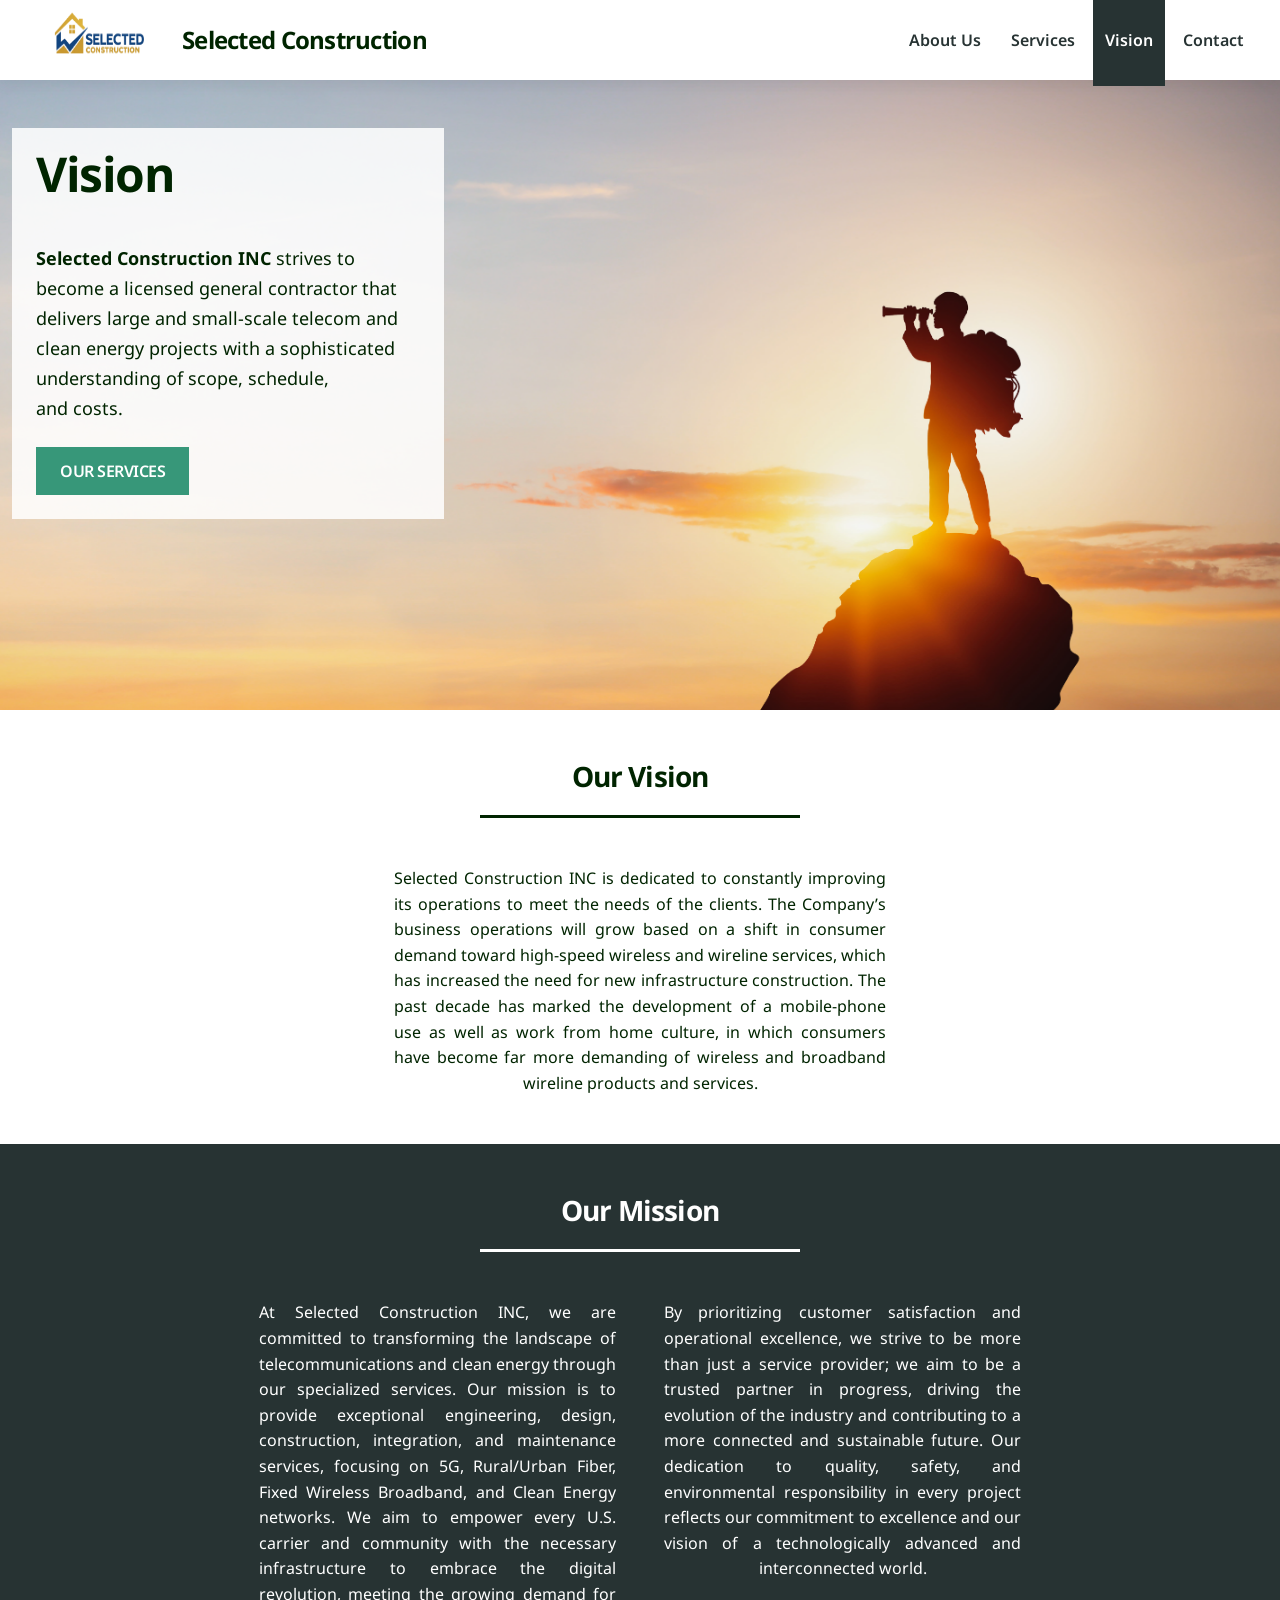
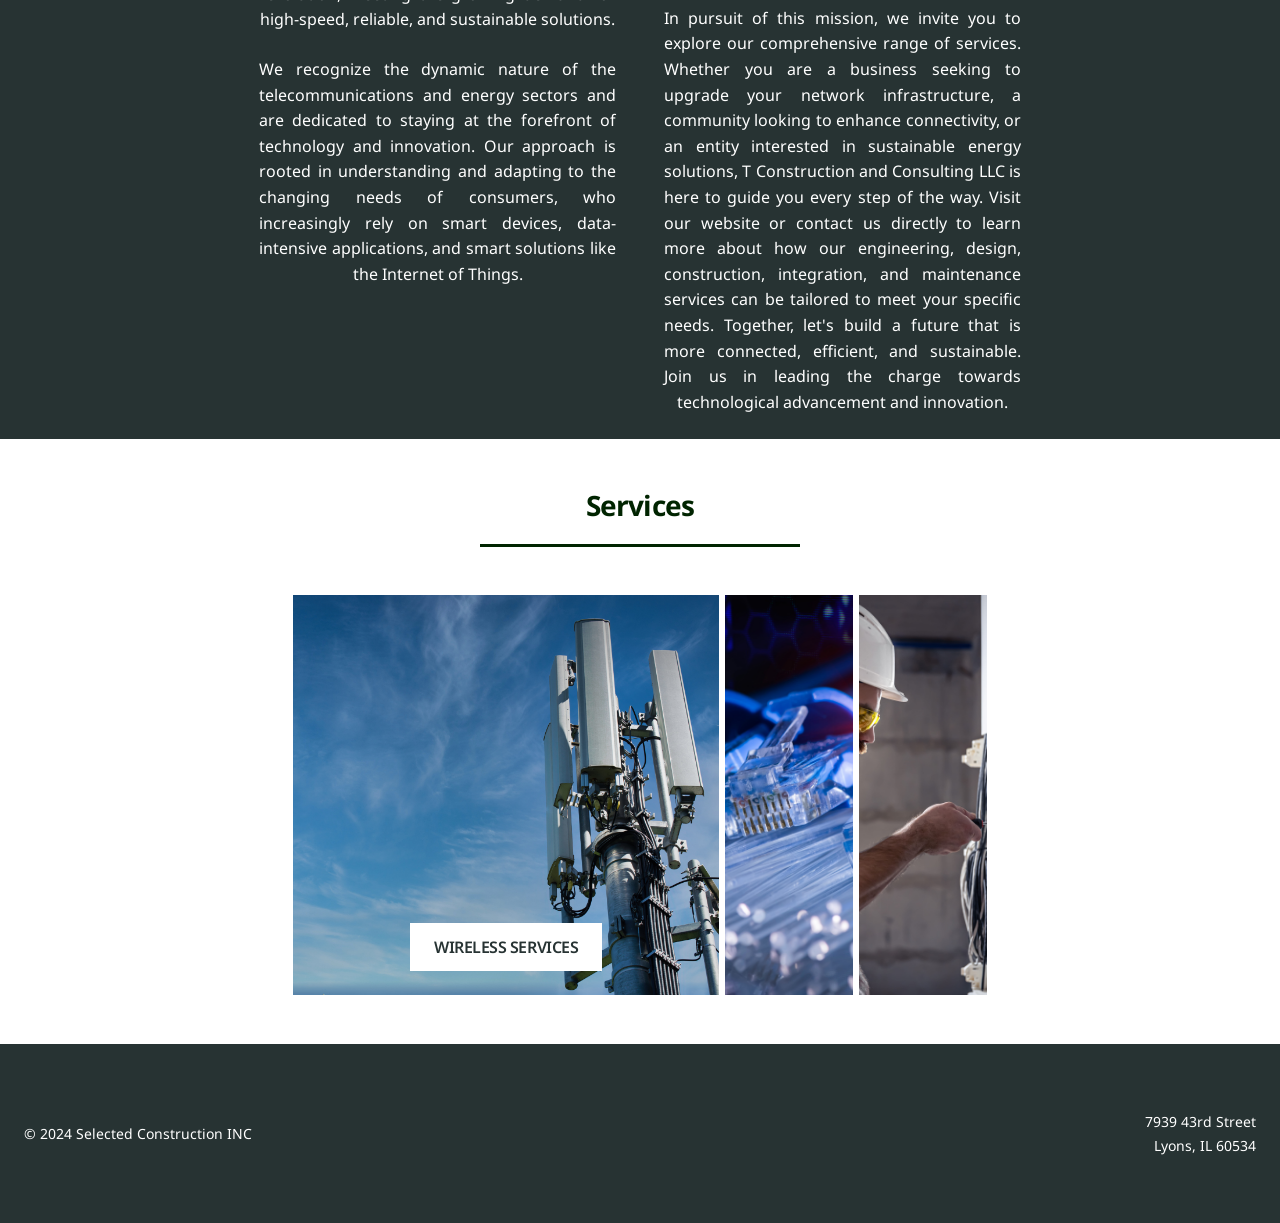
<file: vision.html>
<!DOCTYPE html>
<html class=no-js lang=en>

<head>
    <meta charset=utf-8>
    <title>Selected Construction INC</title>
    <link rel=icon href="favicon.svg" type=image/svg+xml>
    <!-- <link rel=icon type=image/png sizes=48x48>
    <link rel=icon href="favicon-32x32.png" type=image/png sizes=32x32>
    <link rel=icon href="favicon-16x16.png" type=image/png sizes=16x16>
    <link rel=apple-touch-icon href="favicon.svg" sizes=180x180>
    <link rel=manifest href="site.webmanifest">
    <link rel=mask-icon href="safari-pinned-tab.svg" color=#48882b> -->
    <meta content="width=device-width,initial-scale=1" name=viewport>
    <meta content=#48882b name=msapplication-TileColor>
    <meta content=#ffffff name=theme-color>
    <meta content="" name=description>
    <meta content="Selected Construction INC" property=og:title>
    <meta content="" property=og:description>
    <meta content=en_US property=og:locale>
    <meta content=website property=og:type>
    <meta content=summary_large_image name=twitter:card>
    <meta content=https://tcconstruction-llc.com/vision/ property=og:url>
    <link rel=canonical href="vision/index.html">
    <link rel=preload href="fonts/NotoSans-Regular.woff2" type=font/woff2 as=font crossorigin>
    <link rel=preload href="fonts/NotoSans-Bold.woff2" type=font/woff2 as=font crossorigin>
    <link rel=preload href="fonts/NotoSans-SemiBold.woff2" type=font/woff2 as=font crossorigin>
    <script>!function (e) {e.className = e.className.replace("no-js", "js")}(document.documentElement)</script>
    <link rel=stylesheet href="assets/about.NeELOrry.css" />
    <script src="assets/page.BdSLSJuK.js" type=module></script>
</head>

<body>
    <div class="c-page o-column o-column--gap-none o-column--split-last-1">
        <header class=c-page__header>
            <div class="c-page__content o-row o-row--split-last-1"><a href="index.html"
                    class="c-page__nav-item c-page__logo">
                  <img src="images/logo-firme-2.png" alt="Selected Construction INC" width="122" height="122">
                </a>
                <h1>Selected Construction</h1>
                <nav><input aria-controls=menu aria-haspopup=true autocomplete=off
                        class="u-hidden-visually c-page__nav-toggle" id=menu-trigger type=checkbox> <label
                        class=c-page__nav-button for=menu-trigger><span class=u-hidden-visually>Open menu</span></label>
                    <ul class="o-row c-page__nav o-row--gap-xs" aria-labelledby=menu-trigger id=menu role=menu>
                        <li class=c-page__nav-item role=presentation><a href="about.html" role=menuitem>About Us</a>
                        </li>
                        <li class=c-page__nav-item role=presentation><a href="services.html" role=menuitem>Services</a>
                        </li>
                        <li class="c-page__nav-item c-page__nav-item--is-active" role=presentation><a href="vision.html"
                                role=menuitem>Vision</a></li>
                        <li class=c-page__nav-item role=presentation><a href="contact.html" role=menuitem>Contact</a>
                        </li>
                    </ul>
                </nav>
            </div>
        </header>
        <main class=c-page__body>
            <div class=c-hero>
                <div class=c-lqip>
                    <div class=c-lqip__placeholder
                        style="background-image:url('[data-uri]')">
                    </div>
                    <div class="c-hero__image c-lqip__image" style="background-image:url('assets/Vision.jpeg')"></div>
                </div>
                <div class=c-page__content>
                    <div class=c-hero__content>
                        <div class=c-hero__content__bg></div>
                        <div class=c-hero__content__inner>
                            <h1>Vision</h1>
                            <p><strong>Selected Construction INC</strong> strives to become a licensed general
                                contractor that delivers large and small-scale telecom and clean energy projects with a
                                sophisticated understanding of scope, schedule, and costs.</p><a href="services.html"
                                class="c-button c-button--cta">Our services</a>
                        </div>
                    </div>
                </div>
            </div>
            <article class=c-article>
                <div class=c-article__content>
                    <h1>Our Vision</h1>
                    <p>Selected Construction INC is dedicated to constantly improving its operations to meet the
                        needs of the clients. The Company’s business operations will grow based on a shift in consumer
                        demand toward high-speed wireless and wireline services, which has increased the need for new
                        infrastructure construction. The past decade has marked the development of a mobile-phone use as
                        well as work from home culture, in which consumers have become far more demanding of wireless
                        and broadband wireline products and services.</p>
                </div>
            </article>
            <article class="c-article c-article--2-column c-article--dark">
                <div class=c-article__content>
                    <h1>Our Mission</h1>
                    <div class=c-article__text>
                        <p>At Selected Construction INC, we are committed to transforming the landscape of
                            telecommunications and clean energy through our specialized services. Our mission is to
                            provide exceptional engineering, design, construction, integration, and maintenance
                            services, focusing on 5G, Rural/Urban Fiber, Fixed Wireless Broadband, and Clean Energy
                            networks. We aim to empower every U.S. carrier and community with the necessary
                            infrastructure to embrace the digital revolution, meeting the growing demand for high-speed,
                            reliable, and sustainable solutions.</p>
                        <p>We recognize the dynamic nature of the telecommunications and energy sectors and are
                            dedicated to staying at the forefront of technology and innovation. Our approach is rooted
                            in understanding and adapting to the changing needs of consumers, who increasingly rely on
                            smart devices, data-intensive applications, and smart solutions like the Internet of Things.
                        </p>
                        <p>By prioritizing customer satisfaction and operational excellence, we strive to be more than
                            just a service provider; we aim to be a trusted partner in progress, driving the evolution
                            of the industry and contributing to a more connected and sustainable future. Our dedication
                            to quality, safety, and environmental responsibility in every project reflects our
                            commitment to excellence and our vision of a technologically advanced and interconnected
                            world.</p>
                        <p>In pursuit of this mission, we invite you to explore our comprehensive range of services.
                            Whether you are a business seeking to upgrade your network infrastructure, a community
                            looking to enhance connectivity, or an entity interested in sustainable energy solutions, T
                            Construction and Consulting LLC is here to guide you every step of the way. Visit our
                            website or contact us directly to learn more about how our engineering, design,
                            construction, integration, and maintenance services can be tailored to meet your specific
                            needs. Together, let's build a future that is more connected, efficient, and sustainable.
                            Join us in leading the charge towards technological advancement and innovation.</p>
                    </div>
                </div>
            </article>
            <article class=c-article>
                <div class=c-article__content>
                    <h1>Services</h1>
                </div>
                <div class="c-article__content c-article__content--large">
                    <ul class=c-carousel>
                        <li class=c-carousel__item tabindex=0><span class=c-carousel__item__image
                                style="background-image:url('assets/Wireless.jpeg'),url('[data-uri]')"></span>
                            <a href="services/wireless.html" class="c-button c-button--light-solid">Wireless
                                Services</a></li>
                        <li class=c-carousel__item tabindex=0><span class=c-carousel__item__image
                                style="background-image:url('assets/Wireline.jpeg'),url('[data-uri]')"></span>
                            <a href="services/wireline.html" class="c-button c-button--light-solid">Wireline
                                Construction Services</a></li>
                        <li class=c-carousel__item tabindex=0><span class=c-carousel__item__image
                                style="background-image:url('assets/Electrical.jpeg'),url('[data-uri]')"></span>
                            <a href="services/electrical.html" class="c-button c-button--light-solid">Electrical and
                                Clean Energy Services</a></li>
                    </ul>
                </div>
                <script>document.querySelectorAll(".c-carousel").forEach((function (e) {var t; e.querySelectorAll(".c-carousel__item").forEach((function (e) {var n = e.querySelector(".c-button"); e.addEventListener("focus", (() => {e.addEventListener("transitionend", (() => {n.style.pointerEvents = "none", clearTimeout(t), t = setTimeout((() => {n.style.pointerEvents = "all"}), 300)}), {once: !0})})), e.addEventListener("blur", (() => {n.style.pointerEvents = "none"}))}))}))</script>
            </article>
        </main>
        <footer class="c-page__footer vcard">
            <div class=c-page__content>
                <div>© 2024 <a href="index.html" class="fn org url">Selected Construction INC</a></div>
                <div class=c-address>
                    <address class=adr><span class=street-address>7939 43rd Street</span><br><span
                            class=locality>Lyons</span>, <abbr class=region title=Illinois>IL</abbr> <span
                            class=postal-code>60534</span></address>
                </div>
            </div>
        </footer>
    </div>
    <script>document.querySelectorAll(".c-lqip__image").forEach((function (e) {var s = new Image; s.src = e.style.backgroundImage.replace(/^\s*url\s*\(\s*['"](.+?)['"]\s*\)\s*$/, "$1"), s.complete && e.classList.add("is-cached"), s.onload = s.onerror = function () {e.classList.add("is-loaded")}}))</script>
</body>

</html>
</file>
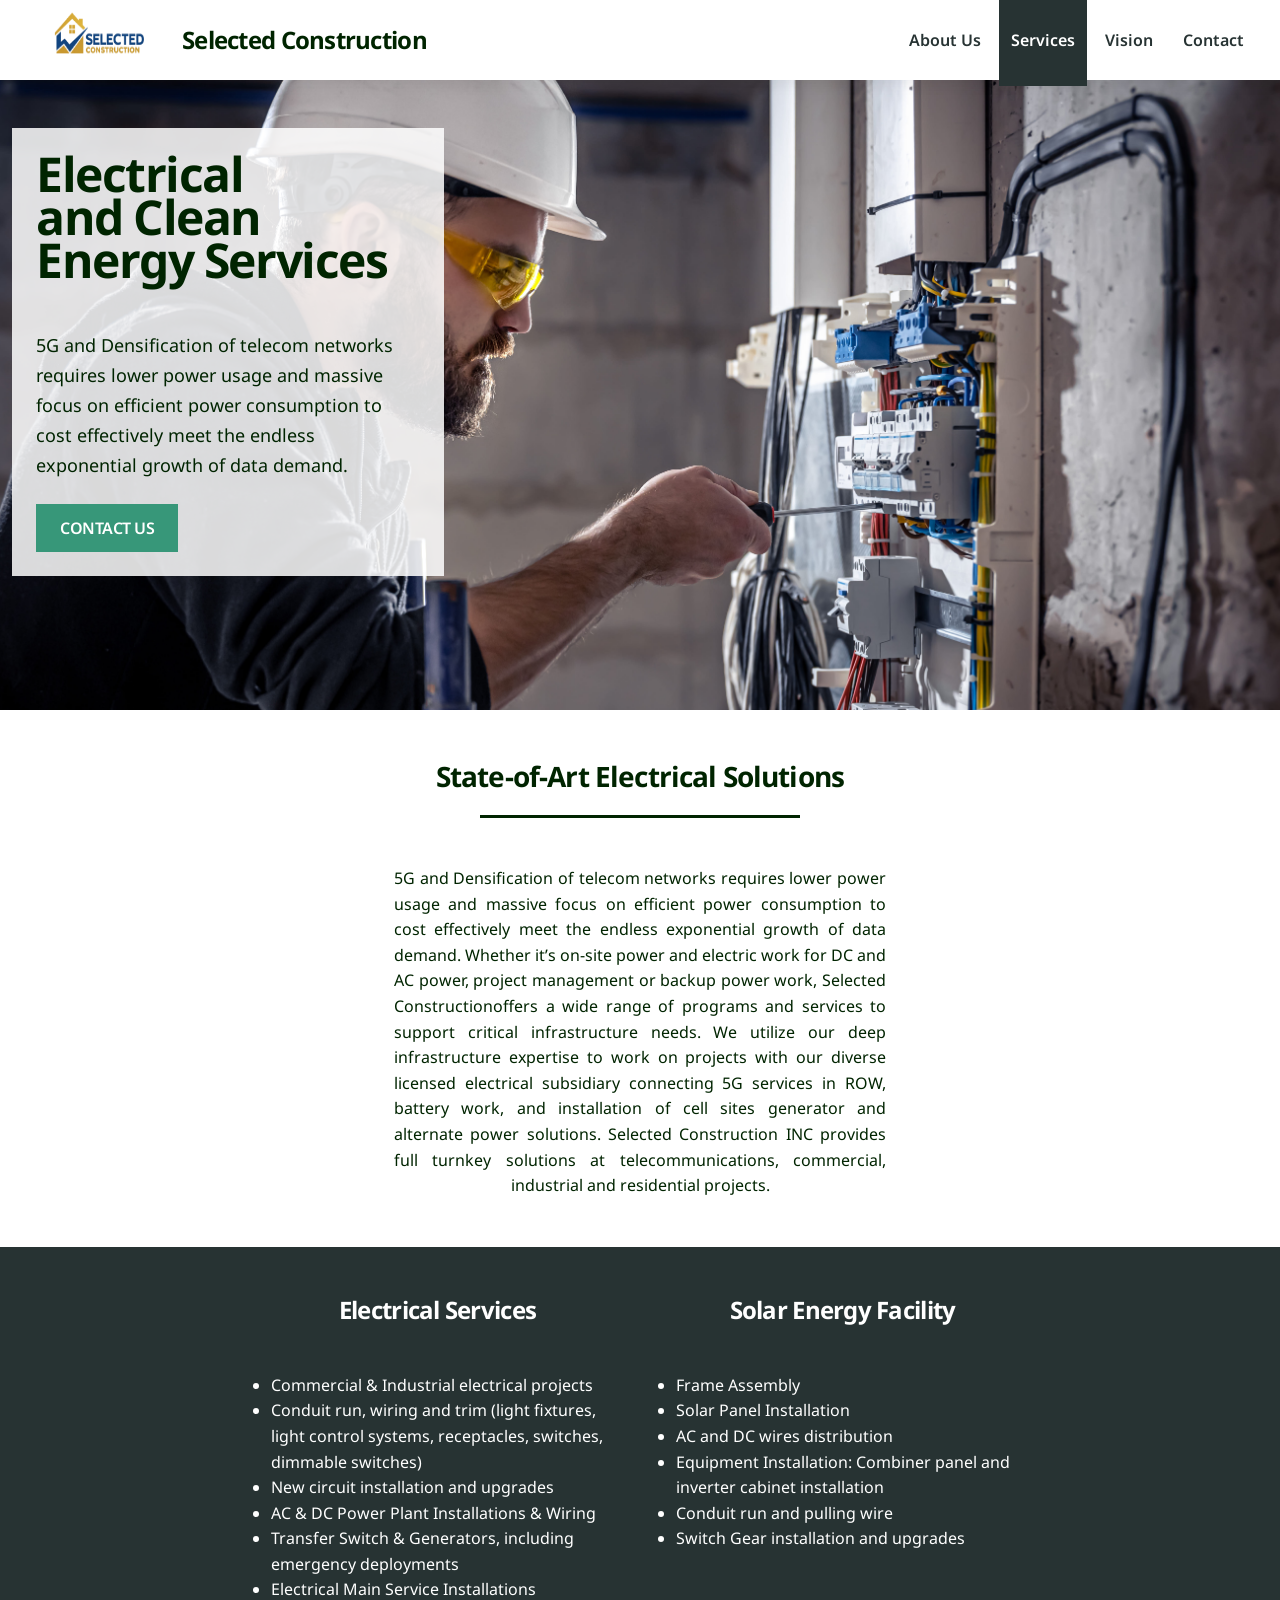
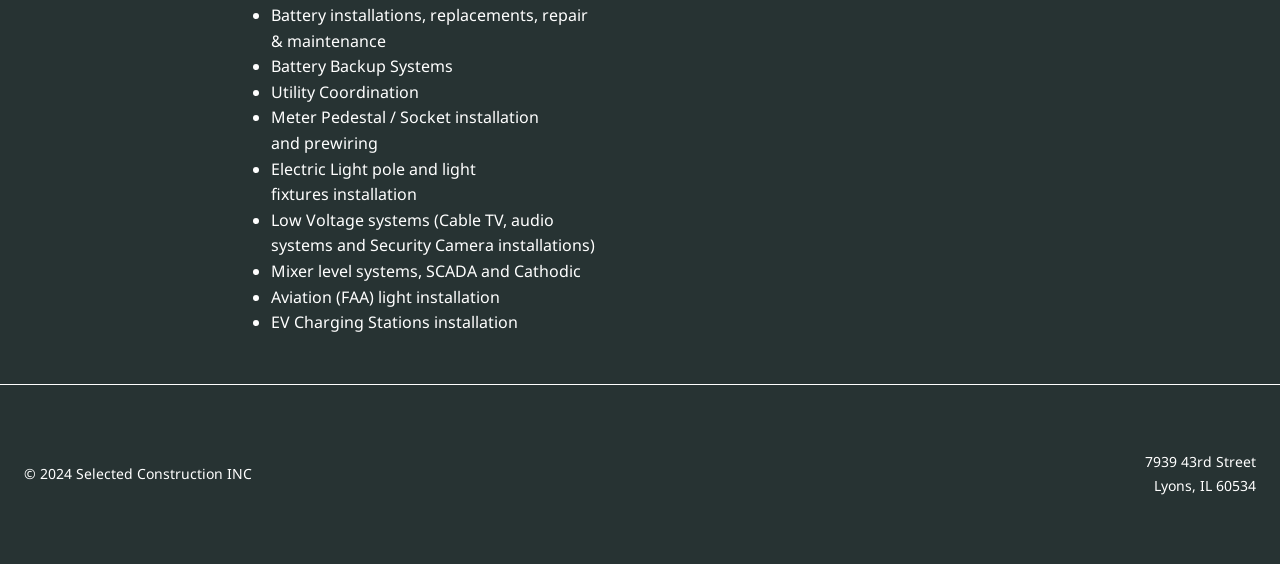
<file: services/electrical.html>
<!DOCTYPE html>
<html class=no-js lang=en>

<head>
    <meta charset=utf-8>
    <title>Selected Construction INC</title>
    <link rel=icon href="../favicon.svg" type=image/svg+xml>
    <!-- <link rel=icon type=image/png sizes=48x48>
    <link rel=icon href="../favicon-32x32.png" type=image/png sizes=32x32>
    <link rel=icon href="../favicon-16x16.png" type=image/png sizes=16x16>
    <link rel=apple-touch-icon href="../apple-touch-icon.png" sizes=180x180>
    <link rel=manifest href="../site.webmanifest">
    <link rel=mask-icon href="../safari-pinned-tab.svg" color=#48882b> -->
    <meta content="width=device-width,initial-scale=1" name=viewport>
    <meta content=#48882b name=msapplication-TileColor>
    <meta content=#ffffff name=theme-color>
    <meta content="" name=description>
    <meta content="Selected Construction INC" property=og:title>
    <meta content="" property=og:description>
    <meta content=en_US property=og:locale>
    <meta content=website property=og:type>
    <meta content=summary_large_image name=twitter:card>
    <meta content=https://tcconstruction-llc.com/services/electrical/ property=og:url>
    <link rel=canonical href="electrical/index.html">
    <link rel=preload href="../fonts/NotoSans-Regular.woff2" type=font/woff2 as=font crossorigin>
    <link rel=preload href="../fonts/NotoSans-Bold.woff2" type=font/woff2 as=font crossorigin>
    <link rel=preload href="../fonts/NotoSans-SemiBold.woff2" type=font/woff2 as=font crossorigin>
    <script>!function (e) { e.className = e.className.replace("no-js", "js") }(document.documentElement)</script>
    <link rel=stylesheet href="../assets/about.NeELOrry.css" />
    <script src="../assets/page.BdSLSJuK.js" type=module></script>
</head>

<body>
    <div class="c-page o-column o-column--gap-none o-column--split-last-1">
        <header class=c-page__header>
            <div class="c-page__content o-row o-row--split-last-1"><a href="../index.html"
                    class="c-page__nav-item c-page__logo">
                              <img src="../images/logo-firme-2.png" alt="Selected Construction INC" width="122" height="122">
                </a>
                <h1>Selected Construction</h1>
                <nav><input aria-controls=menu aria-haspopup=true autocomplete=off
                        class="u-hidden-visually c-page__nav-toggle" id=menu-trigger type=checkbox> <label
                        class=c-page__nav-button for=menu-trigger><span class=u-hidden-visually>Open menu</span></label>
                    <ul aria-labelledby=menu-trigger class="o-row c-page__nav o-row--gap-xs" id=menu role=menu>
                        <li class=c-page__nav-item role=presentation><a href="../about.html" role=menuitem>About Us</a>
                        </li>
                        <li class="c-page__nav-item c-page__nav-item--is-active" role=presentation><a
                                href="../services.html" role=menuitem>Services</a></li>
                        <li class=c-page__nav-item role=presentation><a href="../vision.html" role=menuitem>Vision</a>
                        </li>
                        <li class=c-page__nav-item role=presentation><a href="../contact.html" role=menuitem>Contact</a>
                        </li>
                    </ul>
                </nav>
            </div>
        </header>
        <main class=c-page__body>
            <div class=c-hero>
                <div class=c-lqip>
                    <div class=c-lqip__placeholder
                        style="background-image:url('[data-uri]')">
                    </div>
                    <div class="c-hero__image c-lqip__image" style="background-image:url('../assets/Electrical.jpeg')">
                    </div>
                </div>
                <div class=c-page__content>
                    <div class=c-hero__content>
                        <div class=c-hero__content__bg></div>
                        <div class=c-hero__content__inner>
                            <h1>Electrical and Clean Energy Services</h1>
                            <p>5G and Densification of telecom networks requires lower power usage and massive focus on
                                efficient power consumption to cost effectively meet the endless exponential growth of
                                data demand.</p><a href="../contact.html" class="c-button c-button--cta">Contact us</a>
                        </div>
                    </div>
                </div>
            </div>
            <article class=c-article>
                <div class=c-article__content>
                    <h1>State-of-Art Electrical Solutions</h1>
                    <p>5G and Densification of telecom networks requires lower power usage and massive focus on
                        efficient power consumption to cost effectively meet the endless exponential growth of data
                        demand. Whether it’s on-site power and electric work for DC and AC power, project management or
                        backup power work, Selected Constructionoffers a wide range of programs and services to support
                        critical infrastructure needs. We utilize our deep infrastructure expertise to work on projects
                        with our diverse licensed electrical subsidiary connecting 5G services in ROW, battery work, and
                        installation of cell sites generator and alternate power solutions. Selected Construction INC
                        provides full turnkey solutions at telecommunications, commercial, industrial and residential
                        projects.</p>
                </div>
            </article>
            <article class="c-article c-article--2-column c-article--dark">
                <div class=c-article__content>
                    <div class=c-article__text>
                        <section>
                            <h2>Electrical Services</h2>
                            <ul>
                                <li>Commercial & Industrial electrical projects</li>
                                <li>Conduit run, wiring and trim (light fixtures, light control systems, receptacles,
                                    switches, dimmable switches)</li>
                                <li>New circuit installation and upgrades</li>
                                <li>AC & DC Power Plant Installations & Wiring</li>
                                <li>Transfer Switch & Generators, including emergency deployments</li>
                                <li>Electrical Main Service Installations</li>
                                <li>Battery installations, replacements, repair & maintenance</li>
                                <li>Battery Backup Systems</li>
                                <li>Utility Coordination</li>
                                <li>Meter Pedestal / Socket installation and prewiring</li>
                                <li>Electric Light pole and light fixtures installation</li>
                                <li>Low Voltage systems (Cable TV, audio systems and Security Camera installations)</li>
                                <li>Mixer level systems, SCADA and Cathodic</li>
                                <li>Aviation (FAA) light installation</li>
                                <li>EV Charging Stations installation</li>
                            </ul>
                        </section>
                        <section>
                            <h2>Solar Energy Facility</h2>
                            <ul>
                                <li>Frame Assembly</li>
                                <li>Solar Panel Installation</li>
                                <li>AC and DC wires distribution</li>
                                <li>Equipment Installation: Combiner panel and inverter cabinet installation</li>
                                <li>Conduit run and pulling wire</li>
                                <li>Switch Gear installation and upgrades</li>
                            </ul>
                        </section>
                    </div>
                </div>
            </article>
        </main>
        <footer class="c-page__footer vcard">
            <div class=c-page__content>
                <div>© 2024 <a href="../index.html" class="fn org url">Selected Construction INC</a></div>
                <div class=c-address>
                    <address class=adr><span class=street-address>7939 43rd Street</span><br><span
                            class=locality>Lyons</span>, <abbr class=region title=Illinois>IL</abbr> <span
                            class=postal-code>60534</span></address>
                </div>
            </div>
        </footer>
    </div>
    <script>document.querySelectorAll(".c-lqip__image").forEach((function (e) { var s = new Image; s.src = e.style.backgroundImage.replace(/^\s*url\s*\(\s*['"](.+?)['"]\s*\)\s*$/, "$1"), s.complete && e.classList.add("is-cached"), s.onload = s.onerror = function () { e.classList.add("is-loaded") } }))</script>
</body>

</html>
</file>
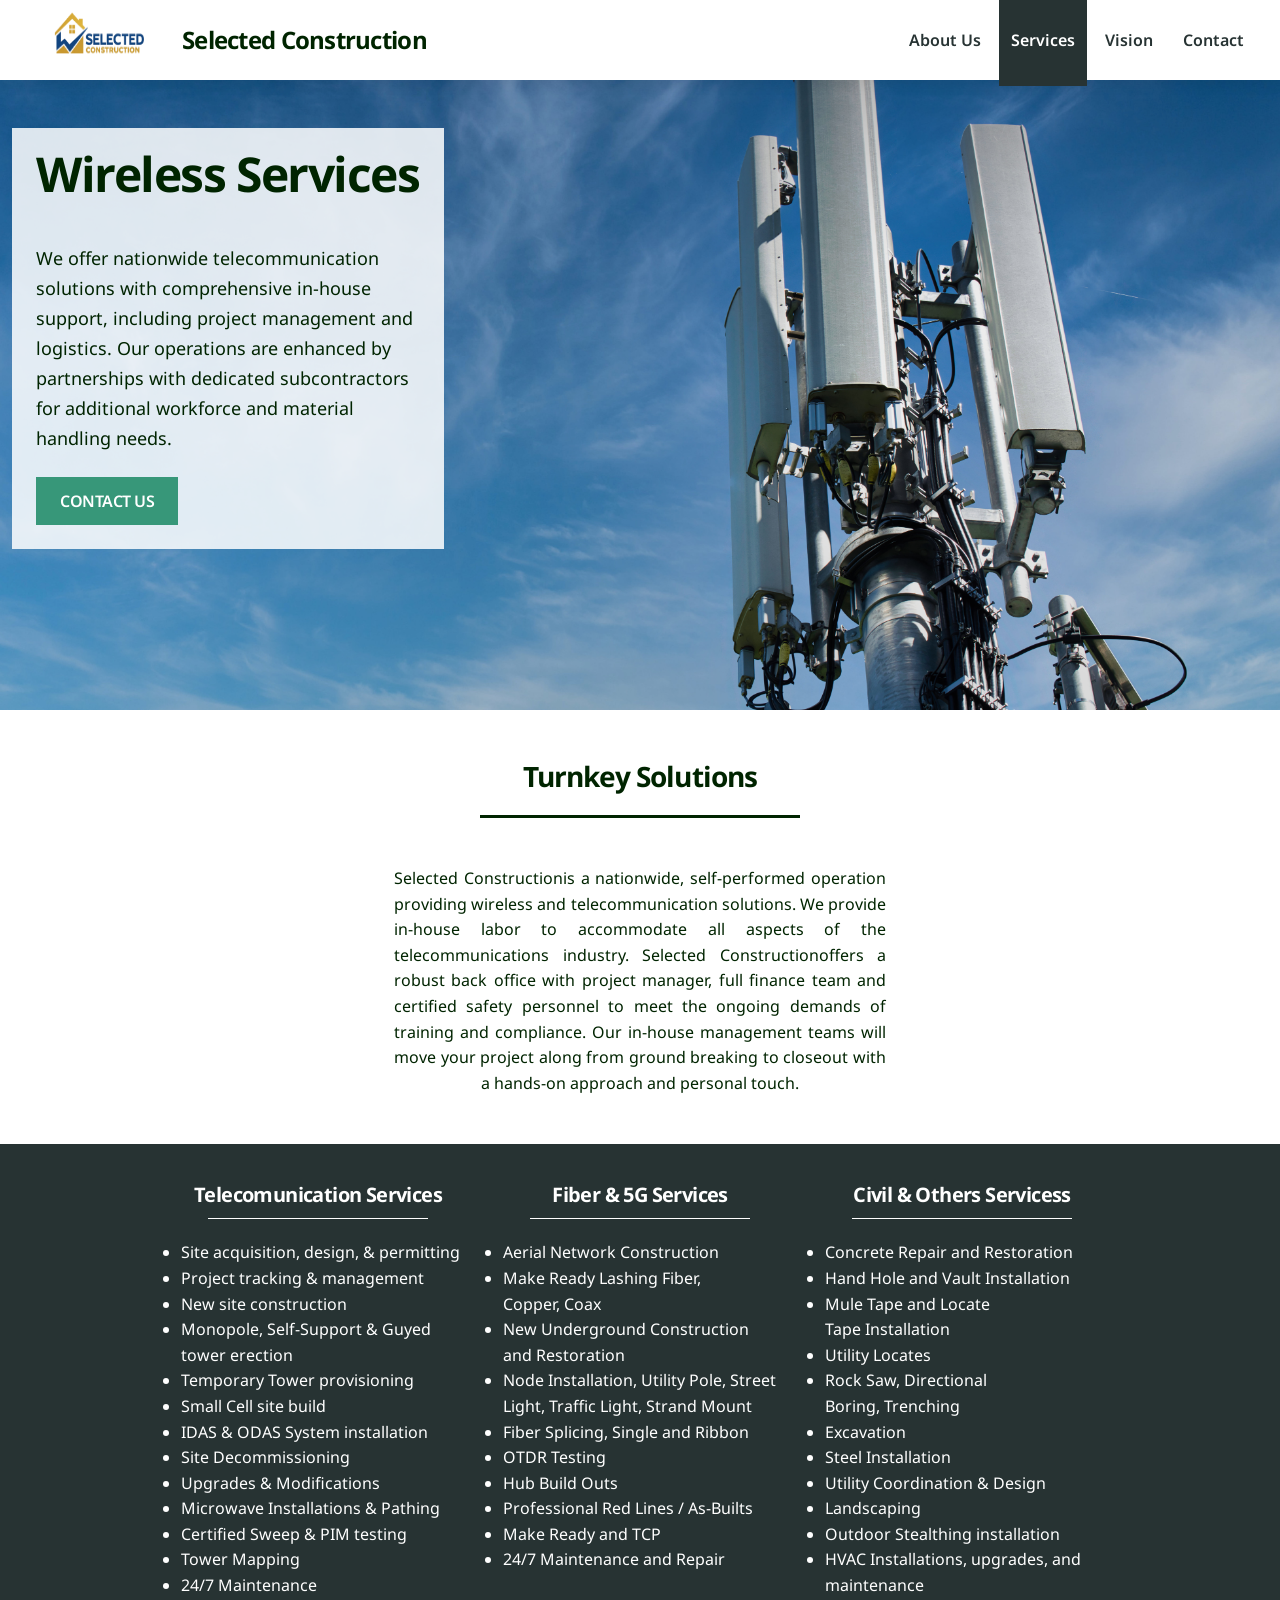
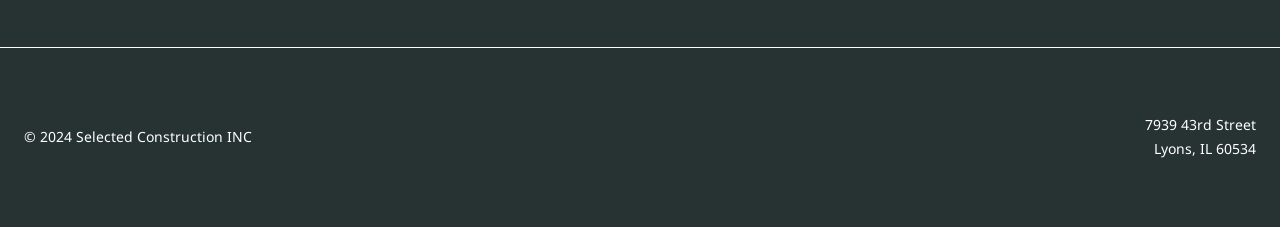
<file: services/wireless.html>
<!DOCTYPE html>
<html class=no-js lang=en>

<head>
    <meta charset=utf-8>
    <title>Selected Construction INC</title>
    <link rel=icon href="../favicon.svg" type=image/svg+xml>
    <!-- <link rel=icon type=image/png sizes=48x48>
    <link rel=icon href="../favicon-32x32.png" type=image/png sizes=32x32>
    <link rel=icon href="../favicon-16x16.png" type=image/png sizes=16x16>
    <link rel=apple-touch-icon href="../apple-touch-icon.png" sizes=180x180>
    <link rel=manifest href="../site.webmanifest">
    <link rel=mask-icon href="../safari-pinned-tab.svg" color=#48882b> -->
    <meta content="width=device-width,initial-scale=1" name=viewport>
    <meta content=#48882b name=msapplication-TileColor>
    <meta content=#ffffff name=theme-color>
    <meta content="" name=description>
    <meta content="Selected Construction INC" property=og:title>
    <meta content="" property=og:description>
    <meta content=en_US property=og:locale>
    <meta content=website property=og:type>
    <meta content=summary_large_image name=twitter:card>
    <meta content=https://tcconstruction-llc.com/services/wireless/ property=og:url>
    <link rel=canonical href="wireless/index.html">
    <link rel=preload href="../fonts/NotoSans-Regular.woff2" type=font/woff2 as=font crossorigin>
    <link rel=preload href="../fonts/NotoSans-Bold.woff2" type=font/woff2 as=font crossorigin>
    <link rel=preload href="../fonts/NotoSans-SemiBold.woff2" type=font/woff2 as=font crossorigin>
    <script>!function (e) { e.className = e.className.replace("no-js", "js") }(document.documentElement)</script>
    <link rel=stylesheet href="../assets/about.NeELOrry.css" />
    <script src="../assets/page.BdSLSJuK.js" type=module></script>
</head>

<body>
    <div class="c-page o-column o-column--gap-none o-column--split-last-1">
        <header class=c-page__header>
            <div class="c-page__content o-row o-row--split-last-1"><a href="../index.html"
                    class="c-page__nav-item c-page__logo">
                              <img src="../images/logo-firme-2.png" alt="Selected Construction INC" width="122" height="122">

                </a>
                <h1>Selected Construction</h1>
                <nav><input aria-controls=menu aria-haspopup=true autocomplete=off
                        class="u-hidden-visually c-page__nav-toggle" id=menu-trigger type=checkbox> <label
                        class=c-page__nav-button for=menu-trigger><span class=u-hidden-visually>Open menu</span></label>
                    <ul aria-labelledby=menu-trigger class="o-row c-page__nav o-row--gap-xs" id=menu role=menu>
                        <li class=c-page__nav-item role=presentation><a href="../about.html" role=menuitem>About Us</a>
                        </li>
                        <li class="c-page__nav-item c-page__nav-item--is-active" role=presentation><a
                                href="../services.html" role=menuitem>Services</a></li>
                        <li class=c-page__nav-item role=presentation><a href="../vision.html" role=menuitem>Vision</a>
                        </li>
                        <li class=c-page__nav-item role=presentation><a href="../contact.html" role=menuitem>Contact</a>
                        </li>
                    </ul>
                </nav>
            </div>
        </header>
        <main class=c-page__body>
            <div class=c-hero>
                <div class=c-lqip>
                    <div class=c-lqip__placeholder
                        style="background-image:url('[data-uri]')">
                    </div>
                    <div class="c-hero__image c-lqip__image" style="background-image:url('../assets/Wireless.jpeg')">
                    </div>
                </div>
                <div class=c-page__content>
                    <div class=c-hero__content>
                        <div class=c-hero__content__bg></div>
                        <div class=c-hero__content__inner>
                            <h1>Wireless Services</h1>
                            <p>We offer nationwide telecommunication solutions with comprehensive in-house support,
                                including project management and logistics. Our operations are enhanced by partnerships
                                with dedicated subcontractors for additional workforce and material handling needs.</p>
                            <a href="../contact.html" class="c-button c-button--cta">Contact us</a>
                        </div>
                    </div>
                </div>
            </div>
            <article class=c-article>
                <div class=c-article__content>
                    <h1>Turnkey Solutions</h1>
                    <p>Selected Constructionis a nationwide, self-performed operation providing wireless and
                        telecommunication solutions. We provide in-house labor to accommodate all aspects of the
                        telecommunications industry. Selected Constructionoffers a robust back office with project
                        manager, full finance team and certified safety personnel to meet the ongoing demands of
                        training and compliance. Our in-house management teams will move your project along from ground
                        breaking to closeout with a hands-on approach and personal touch.</p>
                </div>
            </article>
            <article class="c-article c-article--3-column c-article--dark">
                <div class=c-article__content>
                    <div class=c-article__text>
                        <section>
                            <h2>Telecomunication Services</h2>
                            <ul>
                                <li>Site acquisition, design, & permitting</li>
                                <li>Project tracking & management</li>
                                <li>New site construction</li>
                                <li>Monopole, Self-Support & Guyed tower erection</li>
                                <li>Temporary Tower provisioning</li>
                                <li>Small Cell site build</li>
                                <li>IDAS & ODAS System installation</li>
                                <li>Site Decommissioning</li>
                                <li>Upgrades & Modifications</li>
                                <li>Microwave Installations & Pathing</li>
                                <li>Certified Sweep & PIM testing</li>
                                <li>Tower Mapping</li>
                                <li>24/7 Maintenance</li>
                            </ul>
                        </section>
                        <section>
                            <h2>Fiber & 5G Services</h2>
                            <ul>
                                <li>Aerial Network Construction</li>
                                <li>Make Ready Lashing Fiber, Copper, Coax</li>
                                <li>New Underground Construction and Restoration</li>
                                <li>Node Installation, Utility Pole, Street Light, Traffic Light, Strand Mount</li>
                                <li>Fiber Splicing, Single and Ribbon</li>
                                <li>OTDR Testing</li>
                                <li>Hub Build Outs</li>
                                <li>Professional Red Lines / As-Builts</li>
                                <li>Make Ready and TCP</li>
                                <li>24/7 Maintenance and Repair</li>
                            </ul>
                        </section>
                        <section>
                            <h2>Civil &amp; Others Servicess</h2>
                            <ul>
                                <li>Concrete Repair and Restoration</li>
                                <li>Hand Hole and Vault Installation</li>
                                <li>Mule Tape and Locate Tape Installation</li>
                                <li>Utility Locates</li>
                                <li>Rock Saw, Directional Boring, Trenching</li>
                                <li>Excavation</li>
                                <li>Steel Installation</li>
                                <li>Utility Coordination & Design</li>
                                <li>Landscaping</li>
                                <li>Outdoor Stealthing installation</li>
                                <li>HVAC Installations, upgrades, and maintenance</li>
                            </ul>
                        </section>
                    </div>
                </div>
            </article>
        </main>
        <footer class="c-page__footer vcard">
            <div class=c-page__content>
                <div>© 2024 <a href="../index.html" class="fn org url">Selected Construction INC</a></div>
                <div class=c-address>
                    <address class=adr><span class=street-address>7939 43rd Street</span><br><span
                            class=locality>Lyons</span>, <abbr class=region title=Illinois>IL</abbr> <span
                            class=postal-code>60534</span></address>
                </div>
            </div>
        </footer>
    </div>
    <script>document.querySelectorAll(".c-lqip__image").forEach((function (e) { var s = new Image; s.src = e.style.backgroundImage.replace(/^\s*url\s*\(\s*['"](.+?)['"]\s*\)\s*$/, "$1"), s.complete && e.classList.add("is-cached"), s.onload = s.onerror = function () { e.classList.add("is-loaded") } }))</script>
</body>

</html>
</file>
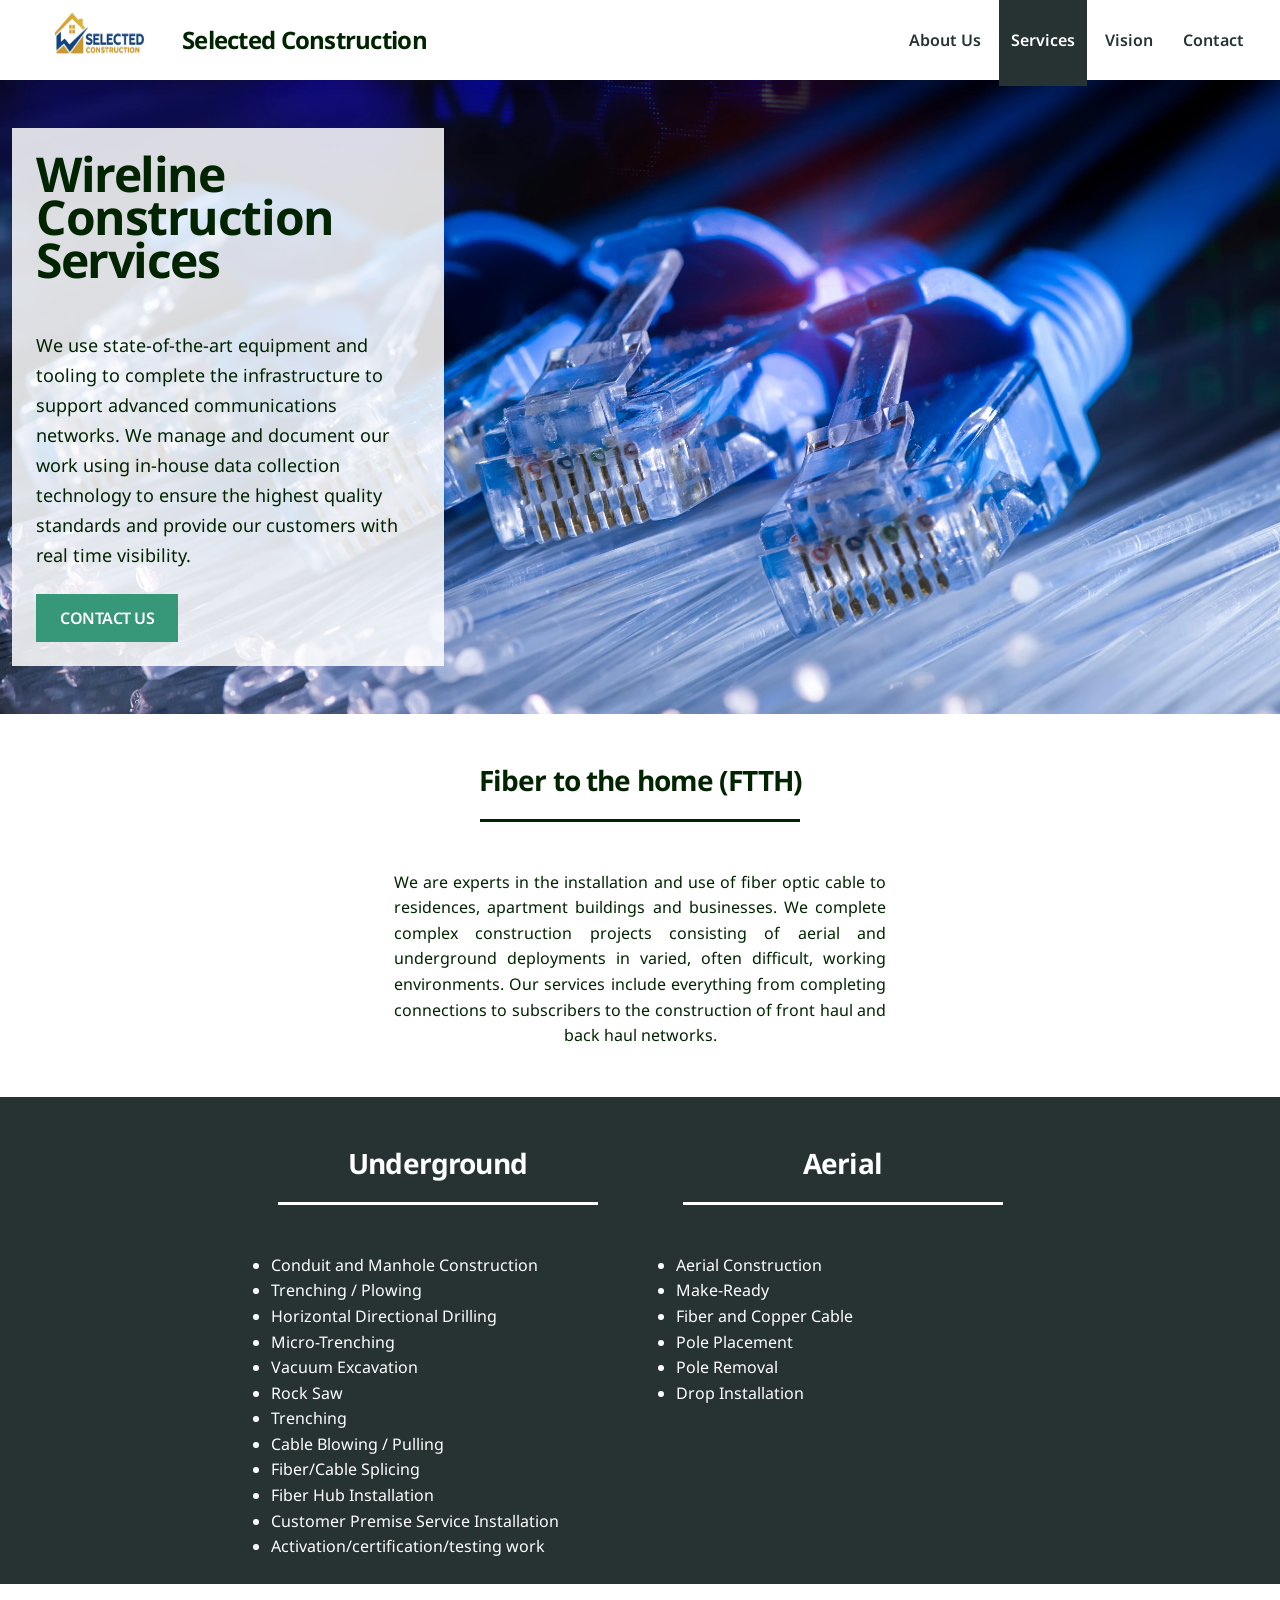
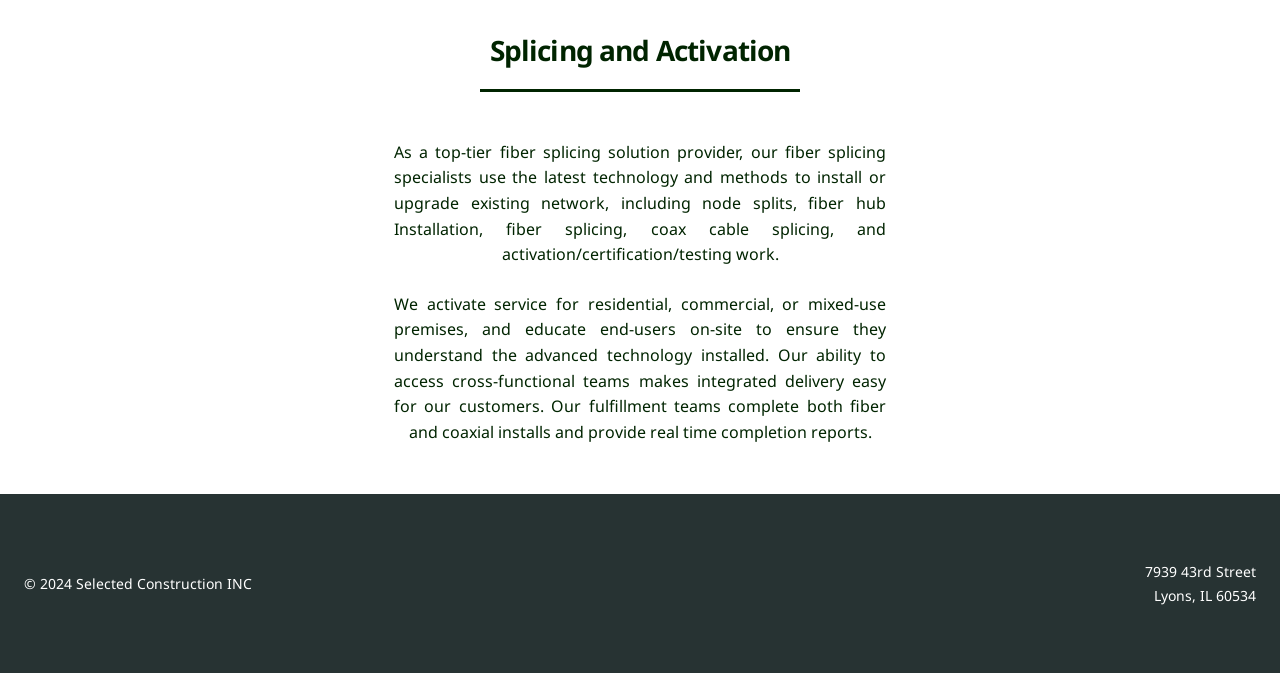
<file: services/wireline.html>
<!DOCTYPE html>
<html class=no-js lang=en>

<head>
    <meta charset=utf-8>
    <title>Selected Construction INC</title>
    <link rel=icon href="../favicon.svg" type=image/svg+xml>
    <!-- <link rel=icon type=image/png sizes=48x48>
    <link rel=icon href="../favicon-32x32.png" type=image/png sizes=32x32>
    <link rel=icon href="../favicon-16x16.png" type=image/png sizes=16x16>
    <link rel=apple-touch-icon href="../apple-touch-icon.png" sizes=180x180>
    <link rel=manifest href="../site.webmanifest">
    <link rel=mask-icon href="../safari-pinned-tab.svg" color=#48882b> -->
    <meta content="width=device-width,initial-scale=1" name=viewport>
    <meta content=#48882b name=msapplication-TileColor>
    <meta content=#ffffff name=theme-color>
    <meta content="" name=description>
    <meta content="Selected Construction INC" property=og:title>
    <meta content="" property=og:description>
    <meta content=en_US property=og:locale>
    <meta content=website property=og:type>
    <meta content=summary_large_image name=twitter:card>
    <meta content=https://tcconstruction-llc.com/services/wireline/ property=og:url>
    <link rel=canonical href="wireline/index.html">
    <link rel=preload href="../fonts/NotoSans-Regular.woff2" type=font/woff2 as=font crossorigin>
    <link rel=preload href="../fonts/NotoSans-Bold.woff2" type=font/woff2 as=font crossorigin>
    <link rel=preload href="../fonts/NotoSans-SemiBold.woff2" type=font/woff2 as=font crossorigin>
    <script>!function (e) { e.className = e.className.replace("no-js", "js") }(document.documentElement)</script>
    <link rel=stylesheet href="../assets/about.NeELOrry.css" />
    <script src="../assets/page.BdSLSJuK.js" type=module></script>
</head>

<body>
    <div class="c-page o-column o-column--gap-none o-column--split-last-1">
        <header class=c-page__header>
            <div class="c-page__content o-row o-row--split-last-1"><a href="../index.html"
                    class="c-page__nav-item c-page__logo">
                              <img src="../images/logo-firme-2.png" alt="Selected Construction INC" width="122" height="122">

                </a>
                <h1>Selected Construction</h1>
                <nav><input aria-controls=menu aria-haspopup=true autocomplete=off
                        class="u-hidden-visually c-page__nav-toggle" id=menu-trigger type=checkbox> <label
                        class=c-page__nav-button for=menu-trigger><span class=u-hidden-visually>Open menu</span></label>
                    <ul aria-labelledby=menu-trigger class="o-row c-page__nav o-row--gap-xs" id=menu role=menu>
                        <li class=c-page__nav-item role=presentation><a href="../about.html" role=menuitem>About Us</a>
                        </li>
                        <li class="c-page__nav-item c-page__nav-item--is-active" role=presentation><a
                                href="../services.html" role=menuitem>Services</a></li>
                        <li class=c-page__nav-item role=presentation><a href="../vision.html" role=menuitem>Vision</a>
                        </li>
                        <li class=c-page__nav-item role=presentation><a href="../contact.html" role=menuitem>Contact</a>
                        </li>
                    </ul>
                </nav>
            </div>
        </header>
        <main class=c-page__body>
            <div class=c-hero>
                <div class=c-lqip>
                    <div class=c-lqip__placeholder
                        style="background-image:url('[data-uri]')">
                    </div>
                    <div class="c-hero__image c-lqip__image" style="background-image:url('../assets/Wireline.jpeg')">
                    </div>
                </div>
                <div class=c-page__content>
                    <div class=c-hero__content>
                        <div class=c-hero__content__bg></div>
                        <div class=c-hero__content__inner>
                            <h1>Wireline Construction Services</h1>
                            <p>We use state-of-the-art equipment and tooling to complete the infrastructure to support
                                advanced communications networks. We manage and document our work using in-house data
                                collection technology to ensure the highest quality standards and provide our customers
                                with real time visibility.</p><a href="../contact.html"
                                class="c-button c-button--cta">Contact us</a>
                        </div>
                    </div>
                </div>
            </div>
            <article class=c-article>
                <div class=c-article__content>
                    <h1>Fiber to the home (FTTH)</h1>
                    <p>We are experts in the installation and use of fiber optic cable to residences, apartment
                        buildings and businesses. We complete complex construction projects consisting of aerial and
                        underground deployments in varied, often difficult, working environments. Our services include
                        everything from completing connections to subscribers to the construction of front haul and back
                        haul networks.</p>
                </div>
            </article>
            <article class="c-article c-article--2-column c-article--dark">
                <div class=c-article__content>
                    <div class=c-article__text>
                        <section>
                            <h1>Underground</h1>
                            <ul>
                                <li>Conduit and Manhole Construction</li>
                                <li>Trenching / Plowing</li>
                                <li>Horizontal Directional Drilling</li>
                                <li>Micro-Trenching</li>
                                <li>Vacuum Excavation</li>
                                <li>Rock Saw</li>
                                <li>Trenching</li>
                                <li>Cable Blowing / Pulling</li>
                                <li>Fiber/Cable Splicing</li>
                                <li>Fiber Hub Installation</li>
                                <li>Customer Premise Service Installation</li>
                                <li>Activation/certification/testing work</li>
                            </ul>
                        </section>
                        <section>
                            <h1>Aerial</h1>
                            <ul>
                                <li>Aerial Construction</li>
                                <li>Make-Ready</li>
                                <li>Fiber and Copper Cable</li>
                                <li>Pole Placement</li>
                                <li>Pole Removal</li>
                                <li>Drop Installation</li>
                            </ul>
                        </section>
                    </div>
                </div>
            </article>
            <article class=c-article>
                <div class=c-article__content>
                    <h1>Splicing and Activation</h1>
                    <p>As a top-tier fiber splicing solution provider, our fiber splicing specialists use the latest
                        technology and methods to install or upgrade existing network, including node splits, fiber hub
                        Installation, fiber splicing, coax cable splicing, and activation/certification/testing work.
                    </p>
                    <p>We activate service for residential, commercial, or mixed-use premises, and educate end-users
                        on-site to ensure they understand the advanced technology installed. Our ability to access
                        cross-functional teams makes integrated delivery easy for our customers. Our fulfillment teams
                        complete both fiber and coaxial installs and provide real time completion reports.</p>
                </div>
            </article>
        </main>
        <footer class="c-page__footer vcard">
            <div class=c-page__content>
                <div>© 2024 <a href="../index.html" class="fn org url">Selected Construction INC</a></div>
                <div class=c-address>
                    <address class=adr><span class=street-address>7939 43rd Street</span><br><span
                            class=locality>Lyons</span>, <abbr class=region title=Illinois>IL</abbr> <span
                            class=postal-code>60534</span></address>
                </div>
            </div>
        </footer>
    </div>
    <script>document.querySelectorAll(".c-lqip__image").forEach((function (e) { var s = new Image; s.src = e.style.backgroundImage.replace(/^\s*url\s*\(\s*['"](.+?)['"]\s*\)\s*$/, "$1"), s.complete && e.classList.add("is-cached"), s.onload = s.onerror = function () { e.classList.add("is-loaded") } }))</script>
</body>

</html>
</file>
<file: assets/about.NeELOrry.css>
@charset "UTF-8";@font-face{font-family:Noto Sans;font-stretch:100%;font-display:swap;font-style:normal;font-weight:400;src:url(../fonts/NotoSans-Regular.woff2)format("woff2")}@font-face{font-family:Noto Sans;font-stretch:100%;font-display:swap;font-style:italic;font-weight:400;src:url(../fonts/NotoSans-Italic.woff2)format("woff2")}@font-face{font-family:Noto Sans;font-stretch:100%;font-display:swap;font-style:normal;font-weight:600;src:url(../fonts/NotoSans-SemiBold.woff2)format("woff2")}@font-face{font-family:Noto Sans;font-stretch:100%;font-display:swap;font-style:italic;font-weight:600;src:url(../fonts/NotoSans-SemiBoldItalic.woff2)format("woff2")}@font-face{font-family:Noto Sans;font-stretch:100%;font-display:swap;font-style:normal;font-weight:700;src:url(../fonts/NotoSans-Bold.woff2)format("woff2")}@font-face{font-family:Noto Sans;font-stretch:100%;font-display:swap;font-style:italic;font-weight:700;src:url(../fonts/NotoSans-BoldItalic.woff2)format("woff2")}html{box-sizing:border-box}*,:before,:after{box-sizing:inherit}html{line-height:1.15;-webkit-text-size-adjust:100%}body{margin:0}main{display:block}h1{font-size:2em;margin:.67em 0}hr{box-sizing:content-box;height:0;overflow:visible}pre{font-family:monospace,monospace;font-size:1em}a{background-color:transparent}abbr[title]{border-bottom:none;text-decoration:underline;text-decoration:underline dotted}b,strong{font-weight:bolder}code,kbd,samp{font-family:monospace,monospace;font-size:1em}small{font-size:80%}sub,sup{font-size:75%;line-height:0;position:relative;vertical-align:baseline}sub{bottom:-.25em}sup{top:-.5em}img{border-style:none}button,input,optgroup,select,textarea{font-family:inherit;font-size:100%;line-height:1.15;margin:0}button,input{overflow:visible}button,select{text-transform:none}button,[type=button],[type=reset],[type=submit]{-webkit-appearance:button}button::-moz-focus-inner,[type=button]::-moz-focus-inner,[type=reset]::-moz-focus-inner,[type=submit]::-moz-focus-inner{border-style:none;padding:0}button:-moz-focusring,[type=button]:-moz-focusring,[type=reset]:-moz-focusring,[type=submit]:-moz-focusring{outline:1px dotted ButtonText}fieldset{padding:.35em .75em .625em}legend{box-sizing:border-box;color:inherit;display:table;max-width:100%;padding:0;white-space:normal}progress{vertical-align:baseline}textarea{overflow:auto}[type=checkbox],[type=radio]{box-sizing:border-box;padding:0}[type=number]::-webkit-inner-spin-button,[type=number]::-webkit-outer-spin-button{height:auto}[type=search]{-webkit-appearance:textfield;outline-offset:-2px}[type=search]::-webkit-search-decoration{-webkit-appearance:none}::-webkit-file-upload-button{-webkit-appearance:button;font:inherit}details{display:block}summary{display:list-item}template{display:none}[hidden]{display:none}body,h1,h2,h3,h4,h5,h6,blockquote,p,pre,dl,dd,ol,ul,figure,hr,fieldset,legend{margin:0;padding:0}li>ol,li>ul{margin-bottom:0}table{border-collapse:collapse;border-spacing:0}fieldset{min-width:0;border:0}address,h1,h2,h3,h4,h5,h6,blockquote,p,pre,dl,ol,ul,figure,hr,table,hgroup,fieldset{margin-bottom:24px}dd,ol,ul{margin-left:.75rem}hr{margin-bottom:.2475rem;border-top:.5px solid #002400}div[tabindex]{outline:0}html,body{font-size:1em;line-height:1.5;overflow-y:scroll;min-height:100%;scroll-behavior:smooth;font-family:Noto Sans,source-sans-pro,Candara,Optima,sans-serif;font-weight:400;font-style:normal;color:#002400;text-wrap:pretty;-webkit-font-smoothing:antialiased;-moz-osx-font-smoothing:grayscale;background:color-mix(in srgb,#002400 20%,#fff 80%)}@media (prefers-reduced-motion:reduce){html,body{scroll-behavior:auto}}a{text-decoration:underline;color:#379779}a:hover{color:#3eaa88}a:visited:not(.c-button){color:#273333}.input[type=text],textarea{outline:0;display:block;border-radius:0}.o-column{display:flex;flex-direction:column;justify-content:flex-start}.o-column--center{align-items:center}.o-column>*,.o-column--recursive *{margin-top:0;margin-bottom:0}.o-column>.u-hidden+:not(:not(.u-hidden)~:not(.u-hidden)),.o-column--recursive .u-hidden+:not(:not(.u-hidden)~:not(.u-hidden)){margin-top:0}.o-column:only-child{height:100%}.o-column>.o-column__split{margin-top:auto}.o-column>.o-column__split-after{margin-bottom:auto}.o-column>.o-column__split-after+*{margin-top:0}.o-column>*+*,.o-column--recursive *+*{margin-top:24px}.o-column.o-column--reverse{flex-direction:column-reverse}.o-column.o-column--reverse>:not(:last-child){margin-top:24px}.o-column.o-column--reverse>:last-child{margin-top:0}.o-column--gap-none>*+*,.o-column.o-column--recursive .o-column--gap-none>*+*{margin-top:0}.o-column--gap-none.o-column--recursive *+*{margin-top:0}.o-column--gap-none.o-column--reverse>*{margin-top:0}.o-column--gap-xxs>*+*,.o-column.o-column--recursive .o-column--gap-xxs>*+*{margin-top:3px}.o-column--gap-xxs.o-column--recursive *+*{margin-top:3px}.o-column--gap-xxs.o-column--reverse>*{margin-top:3px}.o-column--gap-xs>*+*,.o-column.o-column--recursive .o-column--gap-xs>*+*{margin-top:6px}.o-column--gap-xs.o-column--recursive *+*{margin-top:6px}.o-column--gap-xs.o-column--reverse>*{margin-top:6px}.o-column--gap-s>*+*,.o-column.o-column--recursive .o-column--gap-s>*+*{margin-top:12px}.o-column--gap-s.o-column--recursive *+*{margin-top:12px}.o-column--gap-s.o-column--reverse>*{margin-top:12px}.o-column--gap-m>*+*,.o-column.o-column--recursive .o-column--gap-m>*+*{margin-top:24px}.o-column--gap-m.o-column--recursive *+*{margin-top:24px}.o-column--gap-m.o-column--reverse>*{margin-top:24px}.o-column--gap-l>*+*,.o-column.o-column--recursive .o-column--gap-l>*+*{margin-top:48px}.o-column--gap-l.o-column--recursive *+*{margin-top:48px}.o-column--gap-l.o-column--reverse>*{margin-top:48px}.o-column--gap-xl>*+*,.o-column.o-column--recursive .o-column--gap-xl>*+*{margin-top:96px}.o-column--gap-xl.o-column--recursive *+*{margin-top:96px}.o-column--gap-xl.o-column--reverse>*{margin-top:96px}.o-column--gap-xxl>*+*,.o-column.o-column--recursive .o-column--gap-xxl>*+*{margin-top:192px}.o-column--gap-xxl.o-column--recursive *+*{margin-top:192px}.o-column--gap-xxl.o-column--reverse>*{margin-top:192px}.o-column--split-1>:nth-child(1){margin-bottom:auto}.o-column--split-1>:nth-child(1)+*{margin-top:0}.o-column--split-last-1>:nth-last-child(1){margin-top:auto}.o-column--split-last-1>:nth-last-child(2){margin-bottom:24px}.o-column--split-last-1.o-column--gap-none>:nth-last-child(2){margin-bottom:0}.o-column--split-last-1.o-column--gap-xxs>:nth-last-child(2){margin-bottom:3px}.o-column--split-last-1.o-column--gap-xs>:nth-last-child(2){margin-bottom:6px}.o-column--split-last-1.o-column--gap-s>:nth-last-child(2){margin-bottom:12px}.o-column--split-last-1.o-column--gap-m>:nth-last-child(2){margin-bottom:24px}.o-column--split-last-1.o-column--gap-l>:nth-last-child(2){margin-bottom:48px}.o-column--split-last-1.o-column--gap-xl>:nth-last-child(2){margin-bottom:96px}.o-column--split-last-1.o-column--gap-xxl>:nth-last-child(2){margin-bottom:192px}.o-column--split-2>:nth-child(2){margin-bottom:auto}.o-column--split-2>:nth-child(2)+*{margin-top:0}.o-column--split-last-2>:nth-last-child(2){margin-top:auto}.o-column--split-last-2>:nth-last-child(3){margin-bottom:24px}.o-column--split-last-2.o-column--gap-none>:nth-last-child(3){margin-bottom:0}.o-column--split-last-2.o-column--gap-xxs>:nth-last-child(3){margin-bottom:3px}.o-column--split-last-2.o-column--gap-xs>:nth-last-child(3){margin-bottom:6px}.o-column--split-last-2.o-column--gap-s>:nth-last-child(3){margin-bottom:12px}.o-column--split-last-2.o-column--gap-m>:nth-last-child(3){margin-bottom:24px}.o-column--split-last-2.o-column--gap-l>:nth-last-child(3){margin-bottom:48px}.o-column--split-last-2.o-column--gap-xl>:nth-last-child(3){margin-bottom:96px}.o-column--split-last-2.o-column--gap-xxl>:nth-last-child(3){margin-bottom:192px}.o-column--split-3>:nth-child(3){margin-bottom:auto}.o-column--split-3>:nth-child(3)+*{margin-top:0}.o-column--split-last-3>:nth-last-child(3){margin-top:auto}.o-column--split-last-3>:nth-last-child(4){margin-bottom:24px}.o-column--split-last-3.o-column--gap-none>:nth-last-child(4){margin-bottom:0}.o-column--split-last-3.o-column--gap-xxs>:nth-last-child(4){margin-bottom:3px}.o-column--split-last-3.o-column--gap-xs>:nth-last-child(4){margin-bottom:6px}.o-column--split-last-3.o-column--gap-s>:nth-last-child(4){margin-bottom:12px}.o-column--split-last-3.o-column--gap-m>:nth-last-child(4){margin-bottom:24px}.o-column--split-last-3.o-column--gap-l>:nth-last-child(4){margin-bottom:48px}.o-column--split-last-3.o-column--gap-xl>:nth-last-child(4){margin-bottom:96px}.o-column--split-last-3.o-column--gap-xxl>:nth-last-child(4){margin-bottom:192px}.o-column--split-4>:nth-child(4){margin-bottom:auto}.o-column--split-4>:nth-child(4)+*{margin-top:0}.o-column--split-last-4>:nth-last-child(4){margin-top:auto}.o-column--split-last-4>:nth-last-child(5){margin-bottom:24px}.o-column--split-last-4.o-column--gap-none>:nth-last-child(5){margin-bottom:0}.o-column--split-last-4.o-column--gap-xxs>:nth-last-child(5){margin-bottom:3px}.o-column--split-last-4.o-column--gap-xs>:nth-last-child(5){margin-bottom:6px}.o-column--split-last-4.o-column--gap-s>:nth-last-child(5){margin-bottom:12px}.o-column--split-last-4.o-column--gap-m>:nth-last-child(5){margin-bottom:24px}.o-column--split-last-4.o-column--gap-l>:nth-last-child(5){margin-bottom:48px}.o-column--split-last-4.o-column--gap-xl>:nth-last-child(5){margin-bottom:96px}.o-column--split-last-4.o-column--gap-xxl>:nth-last-child(5){margin-bottom:192px}.o-column--split-5>:nth-child(5){margin-bottom:auto}.o-column--split-5>:nth-child(5)+*{margin-top:0}.o-column--split-last-5>:nth-last-child(5){margin-top:auto}.o-column--split-last-5>:nth-last-child(6){margin-bottom:24px}.o-column--split-last-5.o-column--gap-none>:nth-last-child(6){margin-bottom:0}.o-column--split-last-5.o-column--gap-xxs>:nth-last-child(6){margin-bottom:3px}.o-column--split-last-5.o-column--gap-xs>:nth-last-child(6){margin-bottom:6px}.o-column--split-last-5.o-column--gap-s>:nth-last-child(6){margin-bottom:12px}.o-column--split-last-5.o-column--gap-m>:nth-last-child(6){margin-bottom:24px}.o-column--split-last-5.o-column--gap-l>:nth-last-child(6){margin-bottom:48px}.o-column--split-last-5.o-column--gap-xl>:nth-last-child(6){margin-bottom:96px}.o-column--split-last-5.o-column--gap-xxl>:nth-last-child(6){margin-bottom:192px}.o-column--split-6>:nth-child(6){margin-bottom:auto}.o-column--split-6>:nth-child(6)+*{margin-top:0}.o-column--split-last-6>:nth-last-child(6){margin-top:auto}.o-column--split-last-6>:nth-last-child(7){margin-bottom:24px}.o-column--split-last-6.o-column--gap-none>:nth-last-child(7){margin-bottom:0}.o-column--split-last-6.o-column--gap-xxs>:nth-last-child(7){margin-bottom:3px}.o-column--split-last-6.o-column--gap-xs>:nth-last-child(7){margin-bottom:6px}.o-column--split-last-6.o-column--gap-s>:nth-last-child(7){margin-bottom:12px}.o-column--split-last-6.o-column--gap-m>:nth-last-child(7){margin-bottom:24px}.o-column--split-last-6.o-column--gap-l>:nth-last-child(7){margin-bottom:48px}.o-column--split-last-6.o-column--gap-xl>:nth-last-child(7){margin-bottom:96px}.o-column--split-last-6.o-column--gap-xxl>:nth-last-child(7){margin-bottom:192px}.o-column>h1{margin-left:0;margin-right:0}.o-column>h2{margin-left:0;margin-right:0}.o-column>h3{margin-left:0;margin-right:0}.o-column>h4{margin-left:0;margin-right:0}.o-column>h5{margin-left:0;margin-right:0}.o-column>h6{margin-left:0;margin-right:0}.o-column>p{margin-left:0;margin-right:0}.o-row{display:flex;flex-direction:row;justify-content:flex-start;width:100%}.o-row--center{align-items:center}.o-row--top{align-items:flex-start!important}.o-row>*,.o-row--recursive *{margin-left:0;margin-right:0}.o-row>.u-hidden+:not(:not(.u-hidden)~:not(.u-hidden)),.o-row--recursive .u-hidden+:not(:not(.u-hidden)~:not(.u-hidden)){margin-left:0}.o-row:only-child{height:100%}.o-row>.o-row__split{margin-left:auto}.o-row>.o-row__split-after{margin-right:auto}.o-row>.o-row__split-after+*{margin-left:0}.o-row>*+*,.o-row--recursive *+*{margin-left:24px}.o-row.o-row--reverse{flex-direction:column-reverse}.o-row.o-row--reverse>:not(:last-child){margin-left:24px}.o-row.o-row--reverse>:last-child{margin-left:0}.o-row--gap-none>*+*,.o-row.o-row--recursive .o-row--gap-none>*+*{margin-left:0}.o-row--gap-none.o-row--recursive *+*{margin-left:0}.o-row--gap-none.o-row--reverse>*{margin-left:0}.o-row--gap-xxs>*+*,.o-row.o-row--recursive .o-row--gap-xxs>*+*{margin-left:3px}.o-row--gap-xxs.o-row--recursive *+*{margin-left:3px}.o-row--gap-xxs.o-row--reverse>*{margin-left:3px}.o-row--gap-xs>*+*,.o-row.o-row--recursive .o-row--gap-xs>*+*{margin-left:6px}.o-row--gap-xs.o-row--recursive *+*{margin-left:6px}.o-row--gap-xs.o-row--reverse>*{margin-left:6px}.o-row--gap-s>*+*,.o-row.o-row--recursive .o-row--gap-s>*+*{margin-left:12px}.o-row--gap-s.o-row--recursive *+*{margin-left:12px}.o-row--gap-s.o-row--reverse>*{margin-left:12px}.o-row--gap-m>*+*,.o-row.o-row--recursive .o-row--gap-m>*+*{margin-left:24px}.o-row--gap-m.o-row--recursive *+*{margin-left:24px}.o-row--gap-m.o-row--reverse>*{margin-left:24px}.o-row--gap-l>*+*,.o-row.o-row--recursive .o-row--gap-l>*+*{margin-left:48px}.o-row--gap-l.o-row--recursive *+*{margin-left:48px}.o-row--gap-l.o-row--reverse>*{margin-left:48px}.o-row--gap-xl>*+*,.o-row.o-row--recursive .o-row--gap-xl>*+*{margin-left:96px}.o-row--gap-xl.o-row--recursive *+*{margin-left:96px}.o-row--gap-xl.o-row--reverse>*{margin-left:96px}.o-row--gap-xxl>*+*,.o-row.o-row--recursive .o-row--gap-xxl>*+*{margin-left:192px}.o-row--gap-xxl.o-row--recursive *+*{margin-left:192px}.o-row--gap-xxl.o-row--reverse>*{margin-left:192px}.o-row--split-1>:nth-child(1){margin-right:auto}.o-row--split-1>:nth-child(1)+*{margin-left:0}.o-row--split-last-1>:nth-last-child(1){margin-left:auto}.o-row--split-last-1>:nth-last-child(2){margin-right:24px}.o-row--split-last-1.o-row--gap-none>:nth-last-child(2){margin-right:0}.o-row--split-last-1.o-row--gap-xxs>:nth-last-child(2){margin-right:3px}.o-row--split-last-1.o-row--gap-xs>:nth-last-child(2){margin-right:6px}.o-row--split-last-1.o-row--gap-s>:nth-last-child(2){margin-right:12px}.o-row--split-last-1.o-row--gap-m>:nth-last-child(2){margin-right:24px}.o-row--split-last-1.o-row--gap-l>:nth-last-child(2){margin-right:48px}.o-row--split-last-1.o-row--gap-xl>:nth-last-child(2){margin-right:96px}.o-row--split-last-1.o-row--gap-xxl>:nth-last-child(2){margin-right:192px}.o-row--split-2>:nth-child(2){margin-right:auto}.o-row--split-2>:nth-child(2)+*{margin-left:0}.o-row--split-last-2>:nth-last-child(2){margin-left:auto}.o-row--split-last-2>:nth-last-child(3){margin-right:24px}.o-row--split-last-2.o-row--gap-none>:nth-last-child(3){margin-right:0}.o-row--split-last-2.o-row--gap-xxs>:nth-last-child(3){margin-right:3px}.o-row--split-last-2.o-row--gap-xs>:nth-last-child(3){margin-right:6px}.o-row--split-last-2.o-row--gap-s>:nth-last-child(3){margin-right:12px}.o-row--split-last-2.o-row--gap-m>:nth-last-child(3){margin-right:24px}.o-row--split-last-2.o-row--gap-l>:nth-last-child(3){margin-right:48px}.o-row--split-last-2.o-row--gap-xl>:nth-last-child(3){margin-right:96px}.o-row--split-last-2.o-row--gap-xxl>:nth-last-child(3){margin-right:192px}.o-row--split-3>:nth-child(3){margin-right:auto}.o-row--split-3>:nth-child(3)+*{margin-left:0}.o-row--split-last-3>:nth-last-child(3){margin-left:auto}.o-row--split-last-3>:nth-last-child(4){margin-right:24px}.o-row--split-last-3.o-row--gap-none>:nth-last-child(4){margin-right:0}.o-row--split-last-3.o-row--gap-xxs>:nth-last-child(4){margin-right:3px}.o-row--split-last-3.o-row--gap-xs>:nth-last-child(4){margin-right:6px}.o-row--split-last-3.o-row--gap-s>:nth-last-child(4){margin-right:12px}.o-row--split-last-3.o-row--gap-m>:nth-last-child(4){margin-right:24px}.o-row--split-last-3.o-row--gap-l>:nth-last-child(4){margin-right:48px}.o-row--split-last-3.o-row--gap-xl>:nth-last-child(4){margin-right:96px}.o-row--split-last-3.o-row--gap-xxl>:nth-last-child(4){margin-right:192px}.o-row--split-4>:nth-child(4){margin-right:auto}.o-row--split-4>:nth-child(4)+*{margin-left:0}.o-row--split-last-4>:nth-last-child(4){margin-left:auto}.o-row--split-last-4>:nth-last-child(5){margin-right:24px}.o-row--split-last-4.o-row--gap-none>:nth-last-child(5){margin-right:0}.o-row--split-last-4.o-row--gap-xxs>:nth-last-child(5){margin-right:3px}.o-row--split-last-4.o-row--gap-xs>:nth-last-child(5){margin-right:6px}.o-row--split-last-4.o-row--gap-s>:nth-last-child(5){margin-right:12px}.o-row--split-last-4.o-row--gap-m>:nth-last-child(5){margin-right:24px}.o-row--split-last-4.o-row--gap-l>:nth-last-child(5){margin-right:48px}.o-row--split-last-4.o-row--gap-xl>:nth-last-child(5){margin-right:96px}.o-row--split-last-4.o-row--gap-xxl>:nth-last-child(5){margin-right:192px}.o-row--split-5>:nth-child(5){margin-right:auto}.o-row--split-5>:nth-child(5)+*{margin-left:0}.o-row--split-last-5>:nth-last-child(5){margin-left:auto}.o-row--split-last-5>:nth-last-child(6){margin-right:24px}.o-row--split-last-5.o-row--gap-none>:nth-last-child(6){margin-right:0}.o-row--split-last-5.o-row--gap-xxs>:nth-last-child(6){margin-right:3px}.o-row--split-last-5.o-row--gap-xs>:nth-last-child(6){margin-right:6px}.o-row--split-last-5.o-row--gap-s>:nth-last-child(6){margin-right:12px}.o-row--split-last-5.o-row--gap-m>:nth-last-child(6){margin-right:24px}.o-row--split-last-5.o-row--gap-l>:nth-last-child(6){margin-right:48px}.o-row--split-last-5.o-row--gap-xl>:nth-last-child(6){margin-right:96px}.o-row--split-last-5.o-row--gap-xxl>:nth-last-child(6){margin-right:192px}.o-row--split-6>:nth-child(6){margin-right:auto}.o-row--split-6>:nth-child(6)+*{margin-left:0}.o-row--split-last-6>:nth-last-child(6){margin-left:auto}.o-row--split-last-6>:nth-last-child(7){margin-right:24px}.o-row--split-last-6.o-row--gap-none>:nth-last-child(7){margin-right:0}.o-row--split-last-6.o-row--gap-xxs>:nth-last-child(7){margin-right:3px}.o-row--split-last-6.o-row--gap-xs>:nth-last-child(7){margin-right:6px}.o-row--split-last-6.o-row--gap-s>:nth-last-child(7){margin-right:12px}.o-row--split-last-6.o-row--gap-m>:nth-last-child(7){margin-right:24px}.o-row--split-last-6.o-row--gap-l>:nth-last-child(7){margin-right:48px}.o-row--split-last-6.o-row--gap-xl>:nth-last-child(7){margin-right:96px}.o-row--split-last-6.o-row--gap-xxl>:nth-last-child(7){margin-right:192px}@media screen and (max-width:47.99em){.o-row--responsive\@tablet{flex-direction:column}.o-row--responsive\@tablet>*{margin-left:0;margin-right:0}.o-row--responsive\@tablet>*+*{margin-top:24px}}.c-lqip,.c-lqip__image,.c-lqip__placeholder,.c-lqip__placeholder:before{position:absolute;left:0;top:0;width:100%;height:100%}.c-lqip__image,.c-lqip__placeholder{background-repeat:no-repeat;background-size:cover;background-attachment:fixed;background-position:center center}.c-lqip__placeholder{position:relative}.c-lqip__placeholder:before{content:"";backdrop-filter:blur(20px)}.js .c-lqip__image{opacity:0;transition:opacity .1s ease-in-out}@media (prefers-reduced-motion:reduce){.js .c-lqip__image{transition:none}}.js .c-lqip__image.is-loaded,.js .c-lqip__image.is-cached{opacity:1}.js .c-lqip__image.is-cached{transition:none}.c-page{height:100%;min-height:100vh;margin:0 auto;max-width:2560px;box-shadow:0 0 96px #0024004d;padding-top:80px;background-color:#fff}.c-page .c-logo__blue{fill:#4498b3}.c-page .c-logo__green{fill:#40944d}.c-page__nav-item{position:relative;display:block;line-height:0;display:flex;align-items:center;padding:0 12px;font-weight:600;transition:background-color .2s ease-in-out}@media (prefers-reduced-motion:reduce){.c-page__nav-item{transition:none}}.c-page__nav-item:after{content:"";position:absolute;display:block;left:0;bottom:-6px;width:100%;height:6px;transition:background-color .2s ease-in-out;pointer-events:none}@media (prefers-reduced-motion:reduce){.c-page__nav-item:after{transition:none}}.c-page__nav-item a,.c-page__nav-item a:visited{display:flex;align-items:center;text-decoration:none;color:#273333;height:100%;transition:color .2s ease-in-out}@media (prefers-reduced-motion:reduce){.c-page__nav-item a,.c-page__nav-item a:visited{transition:none}}.c-page__nav-item:hover{background:#379779}.c-page__nav-item:hover a{color:#fff}.c-page__nav-item:hover .c-logo__blue,.c-page__nav-item:hover .c-logo__green{fill:#fff}.c-page__nav-item:hover:after{background:#379779}.c-page__nav-item--is-active:not(.c-page__logo),.c-page__nav-item:active:not(.c-page__logo){background:#273333}.c-page__nav-item--is-active:not(.c-page__logo):hover,.c-page__nav-item--is-active:not(.c-page__logo):after,.c-page__nav-item--is-active:not(.c-page__logo):hover:after,.c-page__nav-item:active:not(.c-page__logo):hover,.c-page__nav-item:active:not(.c-page__logo):after,.c-page__nav-item:active:not(.c-page__logo):hover:after{background:#273333}.c-page__nav-item--is-active:not(.c-page__logo) a,.c-page__nav-item--is-active:not(.c-page__logo) a:visited,.c-page__nav-item:active:not(.c-page__logo) a,.c-page__nav-item:active:not(.c-page__logo) a:visited{color:#fff}.c-page__nav-item--is-active:not(.c-page__logo) .c-logo__blue,.c-page__nav-item--is-active:not(.c-page__logo) .c-logo__green,.c-page__nav-item:active:not(.c-page__logo) .c-logo__blue,.c-page__nav-item:active:not(.c-page__logo) .c-logo__green{fill:#fff}.c-page__nav{list-style-type:none;margin:0;height:100%}.c-page__nav-button{display:none}@media screen and (max-width:47.99em){.c-page__nav{position:relative;display:none;width:0;height:auto;position:absolute;top:100%;right:24px}.c-page__nav:before{position:absolute;top:0;right:0;content:"";width:30vw;min-width:160px;height:100%;background:#379779;box-shadow:0 6px 24px #0024004d}input:checked~.c-page__nav{display:block}.c-page__nav-button{display:flex;height:100%;background:#fff;border:0;padding:12px 24px;fill:#273333;z-index:1;cursor:pointer;position:relative}.c-page__nav-button:before{display:flex;flex-direction:column;justify-content:center;content:"☰";font-size:42px;font-size:2.625rem;line-height:1.1428571429;margin-top:-12px}input:checked+.c-page__nav-button,.c-page__nav-button:hover,.c-page__nav-button:active,.c-page__nav-button:focus{background:#379779;color:#fff}.c-page__nav-button:active+.c-page__nav,.c-page__nav-button:focus+.c-page__nav{display:block}.c-page__nav .c-page__nav-item{display:block;position:relative;transform:translate(-100%);margin:0;padding:0;width:30vw;min-width:160px}.c-page__nav .c-page__nav-item:after{display:none}.c-page__nav .c-page__nav-item a,.c-page__nav .c-page__nav-item a:visited{color:#fff}.c-page__nav .c-page__nav-item a{display:block;text-align:right;padding:24px}.c-page__nav .c-page__nav-item a:hover,.c-page__nav .c-page__nav-item a:active,.c-page__nav .c-page__nav-item a a:visited{background:#fff;color:#273333}.c-page__nav .c-page__nav-item--is-active,.c-page__nav .c-page__nav-item:active{background:0 0}.c-page__nav .c-page__nav-item--is-active a,.c-page__nav .c-page__nav-item--is-active a:visited,.c-page__nav .c-page__nav-item:active a,.c-page__nav .c-page__nav-item:active a:visited{background:0 0;color:#fff}}.c-page .c-page__content{width:100%;max-width:1920px;margin:0 auto;padding:0 24px}.c-page .c-page__content.o-row>.u-1\/2{display:flex;flex-direction:column;padding:24px 48px}.c-page .c-page__content.o-row>.u-1\/2>*{max-width:50ch;align-self:flex-end;padding-right:12px}.c-page .c-page__content.o-row>.u-1\/2+.u-1\/2>*{align-self:flex-start;padding-left:24px}@media screen and (max-width:47.99em){.c-page .c-page__content.o-row>.u-1\/2{padding:0}.c-page .c-page__content.o-row>.u-1\/2>*{padding-right:0!important;padding-left:0!important;align-self:normal!important}.c-page .c-page__content.o-row>.u-1\/2+.u-1\/2{margin-top:-24px;padding-bottom:48px}}.c-page .c-page__content--dark{background-color:#273333;color:#fff}.c-page .c-page__content--dark h1:after{background:#fff}.c-page__header{position:fixed;top:0;width:100%;max-width:2560px;z-index:100;background:#fff;height:80px;box-shadow:0 6px 12px #0024000d;white-space:nowrap}.c-page__header h1{font-size:24px;font-size:1.5rem;line-height:1.25;font-size:max(min(1.5rem,2vw),1rem);display:flex;align-items:center;letter-spacing:-.03em;cursor:default;margin:0 12px}@media screen and (max-width:47.99em){.c-page__header h1{white-space:normal}}.c-page__body{background:#fff;flex-grow:1}.c-page__footer{background:#273333;color:#fff;border-top:1px solid #fff;min-height:180px;height:180px;font-size:14px;font-size:.875rem;line-height:1.7142857143}.c-page__footer a{color:#fff;text-decoration:none}.c-page__footer a:visited{color:#fff}.c-page__footer a:hover{color:#379779}.c-page__footer address{text-align:right}.c-page__footer .c-page__content{display:flex;flex-direction:row;justify-content:flex-start;align-items:center;height:100%}.c-page__footer .c-page__content :last-child{margin-left:auto}@media screen and (max-width:47.99em){.c-page__footer .c-page__content{flex-direction:column-reverse;padding:24px}.c-page__footer .c-page__content :last-child{margin-bottom:auto}}.c-hero{position:relative;min-height:70vh;overflow:hidden}@media screen and (orientation:portrait){.c-hero{min-height:40vh}.c-hero__image{background-position:50%center}}.c-hero__image{position:absolute;left:0;top:0;width:100%;height:100%;z-index:0}.c-hero .c-lqip{z-index:0}.c-hero .c-page__content{padding:48px 12px}.c-hero__content{position:relative;display:inline-block;width:auto;width:fit-content;max-width:25vw;min-width:48ch;z-index:1}.c-hero__content__bg{position:absolute;left:0;top:0;width:100%;height:100%;background:#ffffffd9;mix-blend-mode:screen;z-index:0}.c-hero__content__inner{position:relative;z-index:1;padding:24px}.c-hero__content h1{letter-spacing:-.03em;margin-bottom:48px;font-size:48px;font-size:3rem;line-height:1.125;text-wrap:balance;line-height:.9}.c-hero__content p{font-size:18px;font-size:1.125rem;line-height:1.6666666667;margin-bottom:24px;text-wrap:pretty}@media screen and (max-width:47.99em){.c-hero__content{overflow:hidden;width:100%;max-width:100%;min-width:0}.c-hero__content h1{font-size:32px;font-size:2rem;line-height:1.3125;margin-bottom:24px}}.c-article{text-align:center;scroll-margin-top:96px}.c-article__content{padding:24px;max-width:60ch;margin:0 auto}.c-article__content+.c-article__section{margin-top:-24px}.c-article__content--medium{max-width:70ch!important}.c-article__content--large{max-width:100ch!important}.c-article__content+.c-article__content{margin-top:-48px}.c-article__content--1-column{max-width:60ch!important}.c-article__content--1-column+.c-article__content{margin-top:24px}.c-article__section{display:flex;flex-direction:row;justify-content:stretch;min-height:430px}.c-article__section--reverse{flex-direction:row-reverse}.c-article__section--reverse .c-article__section__block{justify-content:flex-end}.c-article__section__image{width:50%;background-repeat:no-repeat;background-size:cover;background-attachment:scroll;background-position:center right}.c-article__section__block{width:50%;display:flex;flex-direction:row;justify-content:flex-start}.c-article__section__content{max-width:55ch;padding:48px}.c-article__section--dark .c-article__section__block{background:#273333;color:#fff}.c-article__image{width:100%;min-height:20vh;background-repeat:no-repeat;background-size:contain;background-attachment:scroll;background-position:center center}.c-article h1{position:relative;padding:24px 0 48px;font-size:28px;font-size:1.75rem;line-height:1.2857142857;letter-spacing:-.03em;text-wrap:balance}.c-article h1:after{content:"";position:absolute;bottom:24px;left:50%;transform:translate(-50%);width:100%;max-width:20ch;height:3px;background:#002400}.u-1\/2 .c-article h1{padding-bottom:48px}.u-1\/2 .c-article h1:after{bottom:24px}.c-article h2{padding:24px 0;font-size:24px;font-size:1.5rem;line-height:1.25;text-wrap:balance;letter-spacing:-.03em;break-before:column;break-inside:avoid}.c-article p,.c-article ul{text-align:justify;text-align-last:center;text-wrap:pretty;margin-bottom:24px;line-height:1.6;break-inside:avoid}.c-article p+.c-button,.c-article ul+.c-button{margin-top:24px}.c-article p+ul{max-width:70%;margin-left:auto;margin-right:auto}.c-article ul,.c-article li{text-align:left;text-align-last:left}.c-article--dark{background:#273333;color:#fff}.c-article--dark h1:after,.c-article--dark.c-article--3-column h2:after{background:#fff}.c-article--spotlight{padding-top:48px}.c-article--spotlight .c-article__section{padding-bottom:24px}.c-article--spotlight p{text-align:left;text-align-last:left}.c-article--spotlight p+ul{max-width:100%}.c-article--2-column .c-article__content{max-width:90ch}@media screen and (max-width:47.99em){.c-article--2-column .c-article__content{max-width:60ch}}.c-article--2-column .c-article__text{columns:2;column-gap:48px;column-fill:balance}@media screen and (max-width:47.99em){.c-article--2-column .c-article__text{columns:1}}.c-article--3-column .c-article__content{max-width:110ch}@media screen and (max-width:47.99em){.c-article--3-column .c-article__content{max-width:80ch}}.c-article--3-column .c-article__text{columns:3;column-gap:24px;column-fill:balance}@media screen and (max-width:47.99em){.c-article--3-column .c-article__text{columns:2}}.c-article--3-column h2{position:relative;font-size:20px;font-size:1.25rem;line-height:1.5;padding:12px 0 6px;letter-spacing:-.03em;text-wrap:balance}.c-article--3-column h2:after{content:"";position:absolute;bottom:-3px;left:50%;transform:translate(-50%);width:100%;max-width:20ch;height:1.5px;background:#002400}.c-article figure,.c-article section{break-before:always;break-inside:avoid}.c-article figcaption{font-weight:600;font-size:18px;font-size:1.125rem;line-height:1.3333333333;padding-top:12px}@media screen and (max-width:47.99em){.c-article h1{padding-bottom:24px}.c-article h1:after{bottom:12px}.c-article__section{flex-direction:column;min-height:auto}.c-article__section__image{width:100%;height:30vh;background-position:center center}.c-article__section__block{width:100%;display:flex;flex-direction:column;justify-content:flex-start}.c-article__section__content{max-width:100%;padding:24px}.c-article__image{min-height:40vh}.c-article__content{padding:24px;max-width:100%}.c-article--spotlight{padding-top:48px}.c-article--spotlight .c-article__section{padding-bottom:24px}.c-article--spotlight p{text-align:left;text-align-last:left}.c-article--spotlight p+ul{max-width:100%}.c-article--2-column .c-article__content{max-width:100%}.c-article--2-column .c-article__text{columns:1}.c-article--3-column .c-article__content{max-width:100%}.c-article--3-column .c-article__text{columns:1}}.c-button{display:inline-block;border:0;padding:12px 24px;text-decoration:none;text-transform:uppercase;letter-spacing:-.03em;font-size:16px;font-size:1rem;line-height:1.5;font-weight:600;transition:background-color .2s ease-in-out,color .2s ease-in-out;background:#fff;color:#379779;box-shadow:inset 0 0 0 3px #379779;max-width:max-content;white-space:nowrap}@media (prefers-reduced-motion:reduce){.c-button{transition:none}}.c-button:hover{background-color:#3eaa88;color:#fff;box-shadow:inset 0 0 0 3px #3eaa88}.c-button--light{background-color:#273333;color:#fff;box-shadow:inset 0 0 0 3px #fff}.c-button--light:visited{color:#fff}.c-button--light:hover,.c-button--light-solid{background-color:#fff;color:#273333;box-shadow:inset 0 0 0 3px #fff}.c-button--light-solid:visited{color:#273333}.c-button--light-solid:hover{background-color:#fff;color:#379779;box-shadow:inset 0 0 0 3px #fff}.c-button--cta{background-color:#379779;color:#fff;box-shadow:none}.c-button--cta:visited{color:#fff}.c-button--cta:hover{background-color:#3eaa88;color:#fff;box-shadow:none}.c-input{display:flex;flex-direction:column}.c-input label{text-align:left;font-size:18px;font-size:1.125rem;line-height:1.3333333333;color:#002400}.c-input--required label:after{content:"*";vertical-align:middle;margin-left:3px}.c-input input,.c-input textarea{display:block;width:100%;height:2.2em;border:2.4px solid #273333;margin-top:6px;font-family:Noto Sans,source-sans-pro,Candara,Optima,sans-serif;font-size:16px;font-size:1rem;line-height:1.5;color:#002400}.c-input input:focus,.c-input textarea:focus{outline:0;border-color:#379779}.c-input textarea{resize:vertical;min-height:144px}.c-form{width:100%;max-width:70ch;min-width:45ch;padding-bottom:48px;align-self:center}.u-1\/2 .c-form{align-self:flex-end}@media screen and (max-width:47.99em){.u-1\/2 .c-form{align-self:center}}.c-form .c-button{align-self:center}@media screen and (max-width:47.99em){.c-form{max-width:35ch;min-width:0}}.c-alert{margin-left:auto;margin-right:auto;border-radius:12px;width:100%;max-width:70ch;transition:all,.3s}@media screen and (max-width:47.99em){.c-alert{max-width:40ch;min-width:0}}@media (prefers-reduced-motion:reduce){.c-alert{transition:none}}.c-alert--success{background:#32c2324d;border:1px solid #32c232}.c-alert--error{background:#c232324d;border:1px solid #c23232}.c-alert--hidden{opacity:0;height:0;padding:0;margin:0;border:0}.c-alert h2{padding:24px 12px;margin-bottom:0}.c-alert ul{list-style-type:none}.c-alert ul li{margin-left:12px}.c-address{text-align:left}.c-address h2{margin-bottom:0;padding:0}.c-address address{font-style:normal;margin:0}.c-address abbr{text-decoration:none}.c-carousel{display:flex;flex-direction:row;justify-content:center;gap:6px;list-style-type:none;margin:0 0 24px;width:100%;min-height:400px;overflow:hidden}.c-carousel__item{display:flex;flex:0 0 15%;position:relative;margin:0;padding:0;overflow:hidden;transition:all .2s ease-in-out}@media (prefers-reduced-motion:reduce){.c-carousel__item{transition:none}}.c-carousel__item__image{position:absolute;z-index:0;display:block;width:100%;height:100%;background-repeat:no-repeat;background-size:cover;background-position:center center}.c-carousel__item .c-button{position:relative;z-index:1;align-self:flex-end;margin:0 auto;bottom:-100%;transition:bottom .3s ease-in-out;white-space:unset;max-width:90%}@media (prefers-reduced-motion:reduce){.c-carousel__item .c-button{transition:none}}.c-carousel__item:hover,.c-carousel__item:focus{flex:0 0 50%}.c-carousel__item:hover .c-button,.c-carousel__item:focus .c-button{bottom:24px}.c-carousel:not(:hover):not(:focus-within) .c-carousel__item:first-child{flex:0 0 50%}.c-carousel:not(:hover):not(:focus-within) .c-carousel__item:first-child .c-button{bottom:24px}@media screen and (max-width:47.99em){.c-carousel{flex-direction:column;height:100%;max-height:30vh}.c-carousel__item{flex:0 0 20%;align-items:flex-start}.c-carousel__item .c-button{font-size:12px;font-size:.75rem;line-height:1.5;opacity:0;bottom:24px;pointer-events:none}.c-carousel__item:hover,.c-carousel__item:focus{flex:1 0 50%}.c-carousel__item:hover .c-button,.c-carousel__item:focus .c-button{opacity:1;pointer-events:all}.c-carousel:not(:hover):not(:focus-within) .c-carousel__item:first-child{flex:1 0 50%}.c-carousel:not(:hover):not(:focus-within) .c-carousel__item:first-child .c-button{opacity:1;pointer-events:all}}.c-icon{display:inline-block;background-repeat:no-repeat;background-size:contain}.c-icon--5g,.c-icon--tower-maintenance,.c-icon--mobile-tower{width:140px;height:140px;background-image:url(icons/5g.png)}.c-icon--tower-maintenance{background-image:url(icons/tower-maintenance.png)}.c-icon--mobile-tower{background-image:url(icons/mobile-tower.png)}.c-icon-list{list-style-type:none;margin-left:0;padding-top:24px}.c-icon-list__item{flex:1 1 0}.c-icon-list__item>*{align-self:center}.c-icon-list__item .c-icon{margin-bottom:24px}.c-icon-list__item a{font-weight:600;font-size:18px;font-size:1.125rem;line-height:1.3333333333;text-align:center;text-align-last:center;text-wrap:balance;text-decoration:none;color:#273333}.c-icon-list__item a:hover{color:#379779}.u-align-start{align-self:flex-start!important}.u-align-center{align-self:center!important}.u-align-end{align-self:flex-end!important}.u-hidden-visually{border:0!important;clip:rect(0 0 0 0)!important;clip-path:inset(50%)!important;height:1px!important;margin:-1px!important;overflow:hidden!important;padding:0!important;position:absolute!important;white-space:nowrap!important;width:1px!important}.u-hidden{display:none!important}.u-invisible{visibility:hidden!important;pointer-events:none!important}.u-text--center{text-align:center}.u-text--left{text-align:left}.u-text--right{text-align:right}.u-text--microcopy{font-size:14px;font-size:.875rem;line-height:1.7142857143}.u-text--body-l{font-size:18px;font-size:1.125rem;line-height:1.3333333333}@media screen and (max-width:23.74em){.u-1\/10\@mobile{flex-grow:0;width:10%!important;max-width:10%!important}}@media screen and (max-width:47.99em){.u-1\/10\@tablet{flex-grow:0;width:10%!important;max-width:10%!important}}@media screen and (max-width:63.99em){.u-1\/10\@desktop{flex-grow:0;width:10%!important;max-width:10%!important}}@media screen and (max-width:79.99em){.u-1\/10\@wide{flex-grow:0;width:10%!important;max-width:10%!important}}.u-1\/10{flex-grow:0;width:10%!important;max-width:10%!important}@media screen and (max-width:23.74em){.u-2\/10\@mobile{flex-grow:0;width:20%!important;max-width:20%!important}}@media screen and (max-width:47.99em){.u-2\/10\@tablet{flex-grow:0;width:20%!important;max-width:20%!important}}@media screen and (max-width:63.99em){.u-2\/10\@desktop{flex-grow:0;width:20%!important;max-width:20%!important}}@media screen and (max-width:79.99em){.u-2\/10\@wide{flex-grow:0;width:20%!important;max-width:20%!important}}.u-2\/10{flex-grow:0;width:20%!important;max-width:20%!important}@media screen and (max-width:23.74em){.u-3\/10\@mobile{flex-grow:0;width:30%!important;max-width:30%!important}}@media screen and (max-width:47.99em){.u-3\/10\@tablet{flex-grow:0;width:30%!important;max-width:30%!important}}@media screen and (max-width:63.99em){.u-3\/10\@desktop{flex-grow:0;width:30%!important;max-width:30%!important}}@media screen and (max-width:79.99em){.u-3\/10\@wide{flex-grow:0;width:30%!important;max-width:30%!important}}.u-3\/10{flex-grow:0;width:30%!important;max-width:30%!important}@media screen and (max-width:23.74em){.u-4\/10\@mobile{flex-grow:0;width:40%!important;max-width:40%!important}}@media screen and (max-width:47.99em){.u-4\/10\@tablet{flex-grow:0;width:40%!important;max-width:40%!important}}@media screen and (max-width:63.99em){.u-4\/10\@desktop{flex-grow:0;width:40%!important;max-width:40%!important}}@media screen and (max-width:79.99em){.u-4\/10\@wide{flex-grow:0;width:40%!important;max-width:40%!important}}.u-4\/10{flex-grow:0;width:40%!important;max-width:40%!important}@media screen and (max-width:23.74em){.u-5\/10\@mobile{flex-grow:0;width:50%!important;max-width:50%!important}}@media screen and (max-width:47.99em){.u-5\/10\@tablet{flex-grow:0;width:50%!important;max-width:50%!important}}@media screen and (max-width:63.99em){.u-5\/10\@desktop{flex-grow:0;width:50%!important;max-width:50%!important}}@media screen and (max-width:79.99em){.u-5\/10\@wide{flex-grow:0;width:50%!important;max-width:50%!important}}.u-5\/10{flex-grow:0;width:50%!important;max-width:50%!important}@media screen and (max-width:23.74em){.u-6\/10\@mobile{flex-grow:0;width:60%!important;max-width:60%!important}}@media screen and (max-width:47.99em){.u-6\/10\@tablet{flex-grow:0;width:60%!important;max-width:60%!important}}@media screen and (max-width:63.99em){.u-6\/10\@desktop{flex-grow:0;width:60%!important;max-width:60%!important}}@media screen and (max-width:79.99em){.u-6\/10\@wide{flex-grow:0;width:60%!important;max-width:60%!important}}.u-6\/10{flex-grow:0;width:60%!important;max-width:60%!important}@media screen and (max-width:23.74em){.u-7\/10\@mobile{flex-grow:0;width:70%!important;max-width:70%!important}}@media screen and (max-width:47.99em){.u-7\/10\@tablet{flex-grow:0;width:70%!important;max-width:70%!important}}@media screen and (max-width:63.99em){.u-7\/10\@desktop{flex-grow:0;width:70%!important;max-width:70%!important}}@media screen and (max-width:79.99em){.u-7\/10\@wide{flex-grow:0;width:70%!important;max-width:70%!important}}.u-7\/10{flex-grow:0;width:70%!important;max-width:70%!important}@media screen and (max-width:23.74em){.u-8\/10\@mobile{flex-grow:0;width:80%!important;max-width:80%!important}}@media screen and (max-width:47.99em){.u-8\/10\@tablet{flex-grow:0;width:80%!important;max-width:80%!important}}@media screen and (max-width:63.99em){.u-8\/10\@desktop{flex-grow:0;width:80%!important;max-width:80%!important}}@media screen and (max-width:79.99em){.u-8\/10\@wide{flex-grow:0;width:80%!important;max-width:80%!important}}.u-8\/10{flex-grow:0;width:80%!important;max-width:80%!important}@media screen and (max-width:23.74em){.u-9\/10\@mobile{flex-grow:0;width:90%!important;max-width:90%!important}}@media screen and (max-width:47.99em){.u-9\/10\@tablet{flex-grow:0;width:90%!important;max-width:90%!important}}@media screen and (max-width:63.99em){.u-9\/10\@desktop{flex-grow:0;width:90%!important;max-width:90%!important}}@media screen and (max-width:79.99em){.u-9\/10\@wide{flex-grow:0;width:90%!important;max-width:90%!important}}.u-9\/10{flex-grow:0;width:90%!important;max-width:90%!important}@media screen and (max-width:23.74em){.u-10\/10\@mobile{flex-grow:0;width:100%!important;max-width:100%!important}}@media screen and (max-width:47.99em){.u-10\/10\@tablet{flex-grow:0;width:100%!important;max-width:100%!important}}@media screen and (max-width:63.99em){.u-10\/10\@desktop{flex-grow:0;width:100%!important;max-width:100%!important}}@media screen and (max-width:79.99em){.u-10\/10\@wide{flex-grow:0;width:100%!important;max-width:100%!important}}.u-10\/10{flex-grow:0;width:100%!important;max-width:100%!important}@media screen and (max-width:23.74em){.u-1\/9\@mobile{flex-grow:0;width:11.1111111111%!important;max-width:11.1111111111%!important}}@media screen and (max-width:47.99em){.u-1\/9\@tablet{flex-grow:0;width:11.1111111111%!important;max-width:11.1111111111%!important}}@media screen and (max-width:63.99em){.u-1\/9\@desktop{flex-grow:0;width:11.1111111111%!important;max-width:11.1111111111%!important}}@media screen and (max-width:79.99em){.u-1\/9\@wide{flex-grow:0;width:11.1111111111%!important;max-width:11.1111111111%!important}}.u-1\/9{flex-grow:0;width:11.1111111111%!important;max-width:11.1111111111%!important}@media screen and (max-width:23.74em){.u-2\/9\@mobile{flex-grow:0;width:22.2222222222%!important;max-width:22.2222222222%!important}}@media screen and (max-width:47.99em){.u-2\/9\@tablet{flex-grow:0;width:22.2222222222%!important;max-width:22.2222222222%!important}}@media screen and (max-width:63.99em){.u-2\/9\@desktop{flex-grow:0;width:22.2222222222%!important;max-width:22.2222222222%!important}}@media screen and (max-width:79.99em){.u-2\/9\@wide{flex-grow:0;width:22.2222222222%!important;max-width:22.2222222222%!important}}.u-2\/9{flex-grow:0;width:22.2222222222%!important;max-width:22.2222222222%!important}@media screen and (max-width:23.74em){.u-3\/9\@mobile{flex-grow:0;width:33.3333333333%!important;max-width:33.3333333333%!important}}@media screen and (max-width:47.99em){.u-3\/9\@tablet{flex-grow:0;width:33.3333333333%!important;max-width:33.3333333333%!important}}@media screen and (max-width:63.99em){.u-3\/9\@desktop{flex-grow:0;width:33.3333333333%!important;max-width:33.3333333333%!important}}@media screen and (max-width:79.99em){.u-3\/9\@wide{flex-grow:0;width:33.3333333333%!important;max-width:33.3333333333%!important}}.u-3\/9{flex-grow:0;width:33.3333333333%!important;max-width:33.3333333333%!important}@media screen and (max-width:23.74em){.u-4\/9\@mobile{flex-grow:0;width:44.4444444444%!important;max-width:44.4444444444%!important}}@media screen and (max-width:47.99em){.u-4\/9\@tablet{flex-grow:0;width:44.4444444444%!important;max-width:44.4444444444%!important}}@media screen and (max-width:63.99em){.u-4\/9\@desktop{flex-grow:0;width:44.4444444444%!important;max-width:44.4444444444%!important}}@media screen and (max-width:79.99em){.u-4\/9\@wide{flex-grow:0;width:44.4444444444%!important;max-width:44.4444444444%!important}}.u-4\/9{flex-grow:0;width:44.4444444444%!important;max-width:44.4444444444%!important}@media screen and (max-width:23.74em){.u-5\/9\@mobile{flex-grow:0;width:55.5555555556%!important;max-width:55.5555555556%!important}}@media screen and (max-width:47.99em){.u-5\/9\@tablet{flex-grow:0;width:55.5555555556%!important;max-width:55.5555555556%!important}}@media screen and (max-width:63.99em){.u-5\/9\@desktop{flex-grow:0;width:55.5555555556%!important;max-width:55.5555555556%!important}}@media screen and (max-width:79.99em){.u-5\/9\@wide{flex-grow:0;width:55.5555555556%!important;max-width:55.5555555556%!important}}.u-5\/9{flex-grow:0;width:55.5555555556%!important;max-width:55.5555555556%!important}@media screen and (max-width:23.74em){.u-6\/9\@mobile{flex-grow:0;width:66.6666666667%!important;max-width:66.6666666667%!important}}@media screen and (max-width:47.99em){.u-6\/9\@tablet{flex-grow:0;width:66.6666666667%!important;max-width:66.6666666667%!important}}@media screen and (max-width:63.99em){.u-6\/9\@desktop{flex-grow:0;width:66.6666666667%!important;max-width:66.6666666667%!important}}@media screen and (max-width:79.99em){.u-6\/9\@wide{flex-grow:0;width:66.6666666667%!important;max-width:66.6666666667%!important}}.u-6\/9{flex-grow:0;width:66.6666666667%!important;max-width:66.6666666667%!important}@media screen and (max-width:23.74em){.u-7\/9\@mobile{flex-grow:0;width:77.7777777778%!important;max-width:77.7777777778%!important}}@media screen and (max-width:47.99em){.u-7\/9\@tablet{flex-grow:0;width:77.7777777778%!important;max-width:77.7777777778%!important}}@media screen and (max-width:63.99em){.u-7\/9\@desktop{flex-grow:0;width:77.7777777778%!important;max-width:77.7777777778%!important}}@media screen and (max-width:79.99em){.u-7\/9\@wide{flex-grow:0;width:77.7777777778%!important;max-width:77.7777777778%!important}}.u-7\/9{flex-grow:0;width:77.7777777778%!important;max-width:77.7777777778%!important}@media screen and (max-width:23.74em){.u-8\/9\@mobile{flex-grow:0;width:88.8888888889%!important;max-width:88.8888888889%!important}}@media screen and (max-width:47.99em){.u-8\/9\@tablet{flex-grow:0;width:88.8888888889%!important;max-width:88.8888888889%!important}}@media screen and (max-width:63.99em){.u-8\/9\@desktop{flex-grow:0;width:88.8888888889%!important;max-width:88.8888888889%!important}}@media screen and (max-width:79.99em){.u-8\/9\@wide{flex-grow:0;width:88.8888888889%!important;max-width:88.8888888889%!important}}.u-8\/9{flex-grow:0;width:88.8888888889%!important;max-width:88.8888888889%!important}@media screen and (max-width:23.74em){.u-9\/9\@mobile{flex-grow:0;width:100%!important;max-width:100%!important}}@media screen and (max-width:47.99em){.u-9\/9\@tablet{flex-grow:0;width:100%!important;max-width:100%!important}}@media screen and (max-width:63.99em){.u-9\/9\@desktop{flex-grow:0;width:100%!important;max-width:100%!important}}@media screen and (max-width:79.99em){.u-9\/9\@wide{flex-grow:0;width:100%!important;max-width:100%!important}}.u-9\/9{flex-grow:0;width:100%!important;max-width:100%!important}@media screen and (max-width:23.74em){.u-1\/8\@mobile{flex-grow:0;width:12.5%!important;max-width:12.5%!important}}@media screen and (max-width:47.99em){.u-1\/8\@tablet{flex-grow:0;width:12.5%!important;max-width:12.5%!important}}@media screen and (max-width:63.99em){.u-1\/8\@desktop{flex-grow:0;width:12.5%!important;max-width:12.5%!important}}@media screen and (max-width:79.99em){.u-1\/8\@wide{flex-grow:0;width:12.5%!important;max-width:12.5%!important}}.u-1\/8{flex-grow:0;width:12.5%!important;max-width:12.5%!important}@media screen and (max-width:23.74em){.u-2\/8\@mobile{flex-grow:0;width:25%!important;max-width:25%!important}}@media screen and (max-width:47.99em){.u-2\/8\@tablet{flex-grow:0;width:25%!important;max-width:25%!important}}@media screen and (max-width:63.99em){.u-2\/8\@desktop{flex-grow:0;width:25%!important;max-width:25%!important}}@media screen and (max-width:79.99em){.u-2\/8\@wide{flex-grow:0;width:25%!important;max-width:25%!important}}.u-2\/8{flex-grow:0;width:25%!important;max-width:25%!important}@media screen and (max-width:23.74em){.u-3\/8\@mobile{flex-grow:0;width:37.5%!important;max-width:37.5%!important}}@media screen and (max-width:47.99em){.u-3\/8\@tablet{flex-grow:0;width:37.5%!important;max-width:37.5%!important}}@media screen and (max-width:63.99em){.u-3\/8\@desktop{flex-grow:0;width:37.5%!important;max-width:37.5%!important}}@media screen and (max-width:79.99em){.u-3\/8\@wide{flex-grow:0;width:37.5%!important;max-width:37.5%!important}}.u-3\/8{flex-grow:0;width:37.5%!important;max-width:37.5%!important}@media screen and (max-width:23.74em){.u-4\/8\@mobile{flex-grow:0;width:50%!important;max-width:50%!important}}@media screen and (max-width:47.99em){.u-4\/8\@tablet{flex-grow:0;width:50%!important;max-width:50%!important}}@media screen and (max-width:63.99em){.u-4\/8\@desktop{flex-grow:0;width:50%!important;max-width:50%!important}}@media screen and (max-width:79.99em){.u-4\/8\@wide{flex-grow:0;width:50%!important;max-width:50%!important}}.u-4\/8{flex-grow:0;width:50%!important;max-width:50%!important}@media screen and (max-width:23.74em){.u-5\/8\@mobile{flex-grow:0;width:62.5%!important;max-width:62.5%!important}}@media screen and (max-width:47.99em){.u-5\/8\@tablet{flex-grow:0;width:62.5%!important;max-width:62.5%!important}}@media screen and (max-width:63.99em){.u-5\/8\@desktop{flex-grow:0;width:62.5%!important;max-width:62.5%!important}}@media screen and (max-width:79.99em){.u-5\/8\@wide{flex-grow:0;width:62.5%!important;max-width:62.5%!important}}.u-5\/8{flex-grow:0;width:62.5%!important;max-width:62.5%!important}@media screen and (max-width:23.74em){.u-6\/8\@mobile{flex-grow:0;width:75%!important;max-width:75%!important}}@media screen and (max-width:47.99em){.u-6\/8\@tablet{flex-grow:0;width:75%!important;max-width:75%!important}}@media screen and (max-width:63.99em){.u-6\/8\@desktop{flex-grow:0;width:75%!important;max-width:75%!important}}@media screen and (max-width:79.99em){.u-6\/8\@wide{flex-grow:0;width:75%!important;max-width:75%!important}}.u-6\/8{flex-grow:0;width:75%!important;max-width:75%!important}@media screen and (max-width:23.74em){.u-7\/8\@mobile{flex-grow:0;width:87.5%!important;max-width:87.5%!important}}@media screen and (max-width:47.99em){.u-7\/8\@tablet{flex-grow:0;width:87.5%!important;max-width:87.5%!important}}@media screen and (max-width:63.99em){.u-7\/8\@desktop{flex-grow:0;width:87.5%!important;max-width:87.5%!important}}@media screen and (max-width:79.99em){.u-7\/8\@wide{flex-grow:0;width:87.5%!important;max-width:87.5%!important}}.u-7\/8{flex-grow:0;width:87.5%!important;max-width:87.5%!important}@media screen and (max-width:23.74em){.u-8\/8\@mobile{flex-grow:0;width:100%!important;max-width:100%!important}}@media screen and (max-width:47.99em){.u-8\/8\@tablet{flex-grow:0;width:100%!important;max-width:100%!important}}@media screen and (max-width:63.99em){.u-8\/8\@desktop{flex-grow:0;width:100%!important;max-width:100%!important}}@media screen and (max-width:79.99em){.u-8\/8\@wide{flex-grow:0;width:100%!important;max-width:100%!important}}.u-8\/8{flex-grow:0;width:100%!important;max-width:100%!important}@media screen and (max-width:23.74em){.u-1\/7\@mobile{flex-grow:0;width:14.2857142857%!important;max-width:14.2857142857%!important}}@media screen and (max-width:47.99em){.u-1\/7\@tablet{flex-grow:0;width:14.2857142857%!important;max-width:14.2857142857%!important}}@media screen and (max-width:63.99em){.u-1\/7\@desktop{flex-grow:0;width:14.2857142857%!important;max-width:14.2857142857%!important}}@media screen and (max-width:79.99em){.u-1\/7\@wide{flex-grow:0;width:14.2857142857%!important;max-width:14.2857142857%!important}}.u-1\/7{flex-grow:0;width:14.2857142857%!important;max-width:14.2857142857%!important}@media screen and (max-width:23.74em){.u-2\/7\@mobile{flex-grow:0;width:28.5714285714%!important;max-width:28.5714285714%!important}}@media screen and (max-width:47.99em){.u-2\/7\@tablet{flex-grow:0;width:28.5714285714%!important;max-width:28.5714285714%!important}}@media screen and (max-width:63.99em){.u-2\/7\@desktop{flex-grow:0;width:28.5714285714%!important;max-width:28.5714285714%!important}}@media screen and (max-width:79.99em){.u-2\/7\@wide{flex-grow:0;width:28.5714285714%!important;max-width:28.5714285714%!important}}.u-2\/7{flex-grow:0;width:28.5714285714%!important;max-width:28.5714285714%!important}@media screen and (max-width:23.74em){.u-3\/7\@mobile{flex-grow:0;width:42.8571428571%!important;max-width:42.8571428571%!important}}@media screen and (max-width:47.99em){.u-3\/7\@tablet{flex-grow:0;width:42.8571428571%!important;max-width:42.8571428571%!important}}@media screen and (max-width:63.99em){.u-3\/7\@desktop{flex-grow:0;width:42.8571428571%!important;max-width:42.8571428571%!important}}@media screen and (max-width:79.99em){.u-3\/7\@wide{flex-grow:0;width:42.8571428571%!important;max-width:42.8571428571%!important}}.u-3\/7{flex-grow:0;width:42.8571428571%!important;max-width:42.8571428571%!important}@media screen and (max-width:23.74em){.u-4\/7\@mobile{flex-grow:0;width:57.1428571429%!important;max-width:57.1428571429%!important}}@media screen and (max-width:47.99em){.u-4\/7\@tablet{flex-grow:0;width:57.1428571429%!important;max-width:57.1428571429%!important}}@media screen and (max-width:63.99em){.u-4\/7\@desktop{flex-grow:0;width:57.1428571429%!important;max-width:57.1428571429%!important}}@media screen and (max-width:79.99em){.u-4\/7\@wide{flex-grow:0;width:57.1428571429%!important;max-width:57.1428571429%!important}}.u-4\/7{flex-grow:0;width:57.1428571429%!important;max-width:57.1428571429%!important}@media screen and (max-width:23.74em){.u-5\/7\@mobile{flex-grow:0;width:71.4285714286%!important;max-width:71.4285714286%!important}}@media screen and (max-width:47.99em){.u-5\/7\@tablet{flex-grow:0;width:71.4285714286%!important;max-width:71.4285714286%!important}}@media screen and (max-width:63.99em){.u-5\/7\@desktop{flex-grow:0;width:71.4285714286%!important;max-width:71.4285714286%!important}}@media screen and (max-width:79.99em){.u-5\/7\@wide{flex-grow:0;width:71.4285714286%!important;max-width:71.4285714286%!important}}.u-5\/7{flex-grow:0;width:71.4285714286%!important;max-width:71.4285714286%!important}@media screen and (max-width:23.74em){.u-6\/7\@mobile{flex-grow:0;width:85.7142857143%!important;max-width:85.7142857143%!important}}@media screen and (max-width:47.99em){.u-6\/7\@tablet{flex-grow:0;width:85.7142857143%!important;max-width:85.7142857143%!important}}@media screen and (max-width:63.99em){.u-6\/7\@desktop{flex-grow:0;width:85.7142857143%!important;max-width:85.7142857143%!important}}@media screen and (max-width:79.99em){.u-6\/7\@wide{flex-grow:0;width:85.7142857143%!important;max-width:85.7142857143%!important}}.u-6\/7{flex-grow:0;width:85.7142857143%!important;max-width:85.7142857143%!important}@media screen and (max-width:23.74em){.u-7\/7\@mobile{flex-grow:0;width:100%!important;max-width:100%!important}}@media screen and (max-width:47.99em){.u-7\/7\@tablet{flex-grow:0;width:100%!important;max-width:100%!important}}@media screen and (max-width:63.99em){.u-7\/7\@desktop{flex-grow:0;width:100%!important;max-width:100%!important}}@media screen and (max-width:79.99em){.u-7\/7\@wide{flex-grow:0;width:100%!important;max-width:100%!important}}.u-7\/7{flex-grow:0;width:100%!important;max-width:100%!important}@media screen and (max-width:23.74em){.u-1\/6\@mobile{flex-grow:0;width:16.6666666667%!important;max-width:16.6666666667%!important}}@media screen and (max-width:47.99em){.u-1\/6\@tablet{flex-grow:0;width:16.6666666667%!important;max-width:16.6666666667%!important}}@media screen and (max-width:63.99em){.u-1\/6\@desktop{flex-grow:0;width:16.6666666667%!important;max-width:16.6666666667%!important}}@media screen and (max-width:79.99em){.u-1\/6\@wide{flex-grow:0;width:16.6666666667%!important;max-width:16.6666666667%!important}}.u-1\/6{flex-grow:0;width:16.6666666667%!important;max-width:16.6666666667%!important}@media screen and (max-width:23.74em){.u-2\/6\@mobile{flex-grow:0;width:33.3333333333%!important;max-width:33.3333333333%!important}}@media screen and (max-width:47.99em){.u-2\/6\@tablet{flex-grow:0;width:33.3333333333%!important;max-width:33.3333333333%!important}}@media screen and (max-width:63.99em){.u-2\/6\@desktop{flex-grow:0;width:33.3333333333%!important;max-width:33.3333333333%!important}}@media screen and (max-width:79.99em){.u-2\/6\@wide{flex-grow:0;width:33.3333333333%!important;max-width:33.3333333333%!important}}.u-2\/6{flex-grow:0;width:33.3333333333%!important;max-width:33.3333333333%!important}@media screen and (max-width:23.74em){.u-3\/6\@mobile{flex-grow:0;width:50%!important;max-width:50%!important}}@media screen and (max-width:47.99em){.u-3\/6\@tablet{flex-grow:0;width:50%!important;max-width:50%!important}}@media screen and (max-width:63.99em){.u-3\/6\@desktop{flex-grow:0;width:50%!important;max-width:50%!important}}@media screen and (max-width:79.99em){.u-3\/6\@wide{flex-grow:0;width:50%!important;max-width:50%!important}}.u-3\/6{flex-grow:0;width:50%!important;max-width:50%!important}@media screen and (max-width:23.74em){.u-4\/6\@mobile{flex-grow:0;width:66.6666666667%!important;max-width:66.6666666667%!important}}@media screen and (max-width:47.99em){.u-4\/6\@tablet{flex-grow:0;width:66.6666666667%!important;max-width:66.6666666667%!important}}@media screen and (max-width:63.99em){.u-4\/6\@desktop{flex-grow:0;width:66.6666666667%!important;max-width:66.6666666667%!important}}@media screen and (max-width:79.99em){.u-4\/6\@wide{flex-grow:0;width:66.6666666667%!important;max-width:66.6666666667%!important}}.u-4\/6{flex-grow:0;width:66.6666666667%!important;max-width:66.6666666667%!important}@media screen and (max-width:23.74em){.u-5\/6\@mobile{flex-grow:0;width:83.3333333333%!important;max-width:83.3333333333%!important}}@media screen and (max-width:47.99em){.u-5\/6\@tablet{flex-grow:0;width:83.3333333333%!important;max-width:83.3333333333%!important}}@media screen and (max-width:63.99em){.u-5\/6\@desktop{flex-grow:0;width:83.3333333333%!important;max-width:83.3333333333%!important}}@media screen and (max-width:79.99em){.u-5\/6\@wide{flex-grow:0;width:83.3333333333%!important;max-width:83.3333333333%!important}}.u-5\/6{flex-grow:0;width:83.3333333333%!important;max-width:83.3333333333%!important}@media screen and (max-width:23.74em){.u-6\/6\@mobile{flex-grow:0;width:100%!important;max-width:100%!important}}@media screen and (max-width:47.99em){.u-6\/6\@tablet{flex-grow:0;width:100%!important;max-width:100%!important}}@media screen and (max-width:63.99em){.u-6\/6\@desktop{flex-grow:0;width:100%!important;max-width:100%!important}}@media screen and (max-width:79.99em){.u-6\/6\@wide{flex-grow:0;width:100%!important;max-width:100%!important}}.u-6\/6{flex-grow:0;width:100%!important;max-width:100%!important}@media screen and (max-width:23.74em){.u-1\/5\@mobile{flex-grow:0;width:20%!important;max-width:20%!important}}@media screen and (max-width:47.99em){.u-1\/5\@tablet{flex-grow:0;width:20%!important;max-width:20%!important}}@media screen and (max-width:63.99em){.u-1\/5\@desktop{flex-grow:0;width:20%!important;max-width:20%!important}}@media screen and (max-width:79.99em){.u-1\/5\@wide{flex-grow:0;width:20%!important;max-width:20%!important}}.u-1\/5{flex-grow:0;width:20%!important;max-width:20%!important}@media screen and (max-width:23.74em){.u-2\/5\@mobile{flex-grow:0;width:40%!important;max-width:40%!important}}@media screen and (max-width:47.99em){.u-2\/5\@tablet{flex-grow:0;width:40%!important;max-width:40%!important}}@media screen and (max-width:63.99em){.u-2\/5\@desktop{flex-grow:0;width:40%!important;max-width:40%!important}}@media screen and (max-width:79.99em){.u-2\/5\@wide{flex-grow:0;width:40%!important;max-width:40%!important}}.u-2\/5{flex-grow:0;width:40%!important;max-width:40%!important}@media screen and (max-width:23.74em){.u-3\/5\@mobile{flex-grow:0;width:60%!important;max-width:60%!important}}@media screen and (max-width:47.99em){.u-3\/5\@tablet{flex-grow:0;width:60%!important;max-width:60%!important}}@media screen and (max-width:63.99em){.u-3\/5\@desktop{flex-grow:0;width:60%!important;max-width:60%!important}}@media screen and (max-width:79.99em){.u-3\/5\@wide{flex-grow:0;width:60%!important;max-width:60%!important}}.u-3\/5{flex-grow:0;width:60%!important;max-width:60%!important}@media screen and (max-width:23.74em){.u-4\/5\@mobile{flex-grow:0;width:80%!important;max-width:80%!important}}@media screen and (max-width:47.99em){.u-4\/5\@tablet{flex-grow:0;width:80%!important;max-width:80%!important}}@media screen and (max-width:63.99em){.u-4\/5\@desktop{flex-grow:0;width:80%!important;max-width:80%!important}}@media screen and (max-width:79.99em){.u-4\/5\@wide{flex-grow:0;width:80%!important;max-width:80%!important}}.u-4\/5{flex-grow:0;width:80%!important;max-width:80%!important}@media screen and (max-width:23.74em){.u-5\/5\@mobile{flex-grow:0;width:100%!important;max-width:100%!important}}@media screen and (max-width:47.99em){.u-5\/5\@tablet{flex-grow:0;width:100%!important;max-width:100%!important}}@media screen and (max-width:63.99em){.u-5\/5\@desktop{flex-grow:0;width:100%!important;max-width:100%!important}}@media screen and (max-width:79.99em){.u-5\/5\@wide{flex-grow:0;width:100%!important;max-width:100%!important}}.u-5\/5{flex-grow:0;width:100%!important;max-width:100%!important}@media screen and (max-width:23.74em){.u-1\/4\@mobile{flex-grow:0;width:25%!important;max-width:25%!important}}@media screen and (max-width:47.99em){.u-1\/4\@tablet{flex-grow:0;width:25%!important;max-width:25%!important}}@media screen and (max-width:63.99em){.u-1\/4\@desktop{flex-grow:0;width:25%!important;max-width:25%!important}}@media screen and (max-width:79.99em){.u-1\/4\@wide{flex-grow:0;width:25%!important;max-width:25%!important}}.u-1\/4{flex-grow:0;width:25%!important;max-width:25%!important}@media screen and (max-width:23.74em){.u-2\/4\@mobile{flex-grow:0;width:50%!important;max-width:50%!important}}@media screen and (max-width:47.99em){.u-2\/4\@tablet{flex-grow:0;width:50%!important;max-width:50%!important}}@media screen and (max-width:63.99em){.u-2\/4\@desktop{flex-grow:0;width:50%!important;max-width:50%!important}}@media screen and (max-width:79.99em){.u-2\/4\@wide{flex-grow:0;width:50%!important;max-width:50%!important}}.u-2\/4{flex-grow:0;width:50%!important;max-width:50%!important}@media screen and (max-width:23.74em){.u-3\/4\@mobile{flex-grow:0;width:75%!important;max-width:75%!important}}@media screen and (max-width:47.99em){.u-3\/4\@tablet{flex-grow:0;width:75%!important;max-width:75%!important}}@media screen and (max-width:63.99em){.u-3\/4\@desktop{flex-grow:0;width:75%!important;max-width:75%!important}}@media screen and (max-width:79.99em){.u-3\/4\@wide{flex-grow:0;width:75%!important;max-width:75%!important}}.u-3\/4{flex-grow:0;width:75%!important;max-width:75%!important}@media screen and (max-width:23.74em){.u-4\/4\@mobile{flex-grow:0;width:100%!important;max-width:100%!important}}@media screen and (max-width:47.99em){.u-4\/4\@tablet{flex-grow:0;width:100%!important;max-width:100%!important}}@media screen and (max-width:63.99em){.u-4\/4\@desktop{flex-grow:0;width:100%!important;max-width:100%!important}}@media screen and (max-width:79.99em){.u-4\/4\@wide{flex-grow:0;width:100%!important;max-width:100%!important}}.u-4\/4{flex-grow:0;width:100%!important;max-width:100%!important}@media screen and (max-width:23.74em){.u-1\/3\@mobile{flex-grow:0;width:33.3333333333%!important;max-width:33.3333333333%!important}}@media screen and (max-width:47.99em){.u-1\/3\@tablet{flex-grow:0;width:33.3333333333%!important;max-width:33.3333333333%!important}}@media screen and (max-width:63.99em){.u-1\/3\@desktop{flex-grow:0;width:33.3333333333%!important;max-width:33.3333333333%!important}}@media screen and (max-width:79.99em){.u-1\/3\@wide{flex-grow:0;width:33.3333333333%!important;max-width:33.3333333333%!important}}.u-1\/3{flex-grow:0;width:33.3333333333%!important;max-width:33.3333333333%!important}@media screen and (max-width:23.74em){.u-2\/3\@mobile{flex-grow:0;width:66.6666666667%!important;max-width:66.6666666667%!important}}@media screen and (max-width:47.99em){.u-2\/3\@tablet{flex-grow:0;width:66.6666666667%!important;max-width:66.6666666667%!important}}@media screen and (max-width:63.99em){.u-2\/3\@desktop{flex-grow:0;width:66.6666666667%!important;max-width:66.6666666667%!important}}@media screen and (max-width:79.99em){.u-2\/3\@wide{flex-grow:0;width:66.6666666667%!important;max-width:66.6666666667%!important}}.u-2\/3{flex-grow:0;width:66.6666666667%!important;max-width:66.6666666667%!important}@media screen and (max-width:23.74em){.u-3\/3\@mobile{flex-grow:0;width:100%!important;max-width:100%!important}}@media screen and (max-width:47.99em){.u-3\/3\@tablet{flex-grow:0;width:100%!important;max-width:100%!important}}@media screen and (max-width:63.99em){.u-3\/3\@desktop{flex-grow:0;width:100%!important;max-width:100%!important}}@media screen and (max-width:79.99em){.u-3\/3\@wide{flex-grow:0;width:100%!important;max-width:100%!important}}.u-3\/3{flex-grow:0;width:100%!important;max-width:100%!important}@media screen and (max-width:23.74em){.u-1\/2\@mobile{flex-grow:0;width:50%!important;max-width:50%!important}}@media screen and (max-width:47.99em){.u-1\/2\@tablet{flex-grow:0;width:50%!important;max-width:50%!important}}@media screen and (max-width:63.99em){.u-1\/2\@desktop{flex-grow:0;width:50%!important;max-width:50%!important}}@media screen and (max-width:79.99em){.u-1\/2\@wide{flex-grow:0;width:50%!important;max-width:50%!important}}.u-1\/2{flex-grow:0;width:50%!important;max-width:50%!important}@media screen and (max-width:23.74em){.u-2\/2\@mobile{flex-grow:0;width:100%!important;max-width:100%!important}}@media screen and (max-width:47.99em){.u-2\/2\@tablet{flex-grow:0;width:100%!important;max-width:100%!important}}@media screen and (max-width:63.99em){.u-2\/2\@desktop{flex-grow:0;width:100%!important;max-width:100%!important}}@media screen and (max-width:79.99em){.u-2\/2\@wide{flex-grow:0;width:100%!important;max-width:100%!important}}.u-2\/2{flex-grow:0;width:100%!important;max-width:100%!important}@media screen and (max-width:23.74em){.u-1\/1\@mobile{flex-grow:0;width:100%!important;max-width:100%!important}}@media screen and (max-width:47.99em){.u-1\/1\@tablet{flex-grow:0;width:100%!important;max-width:100%!important}}@media screen and (max-width:63.99em){.u-1\/1\@desktop{flex-grow:0;width:100%!important;max-width:100%!important}}@media screen and (max-width:79.99em){.u-1\/1\@wide{flex-grow:0;width:100%!important;max-width:100%!important}}.u-1\/1{flex-grow:0;width:100%!important;max-width:100%!important}.u-col-2{columns:2}.u-col-split--before{break-before:column}.u-col-split--after{break-after:column}
</file>
